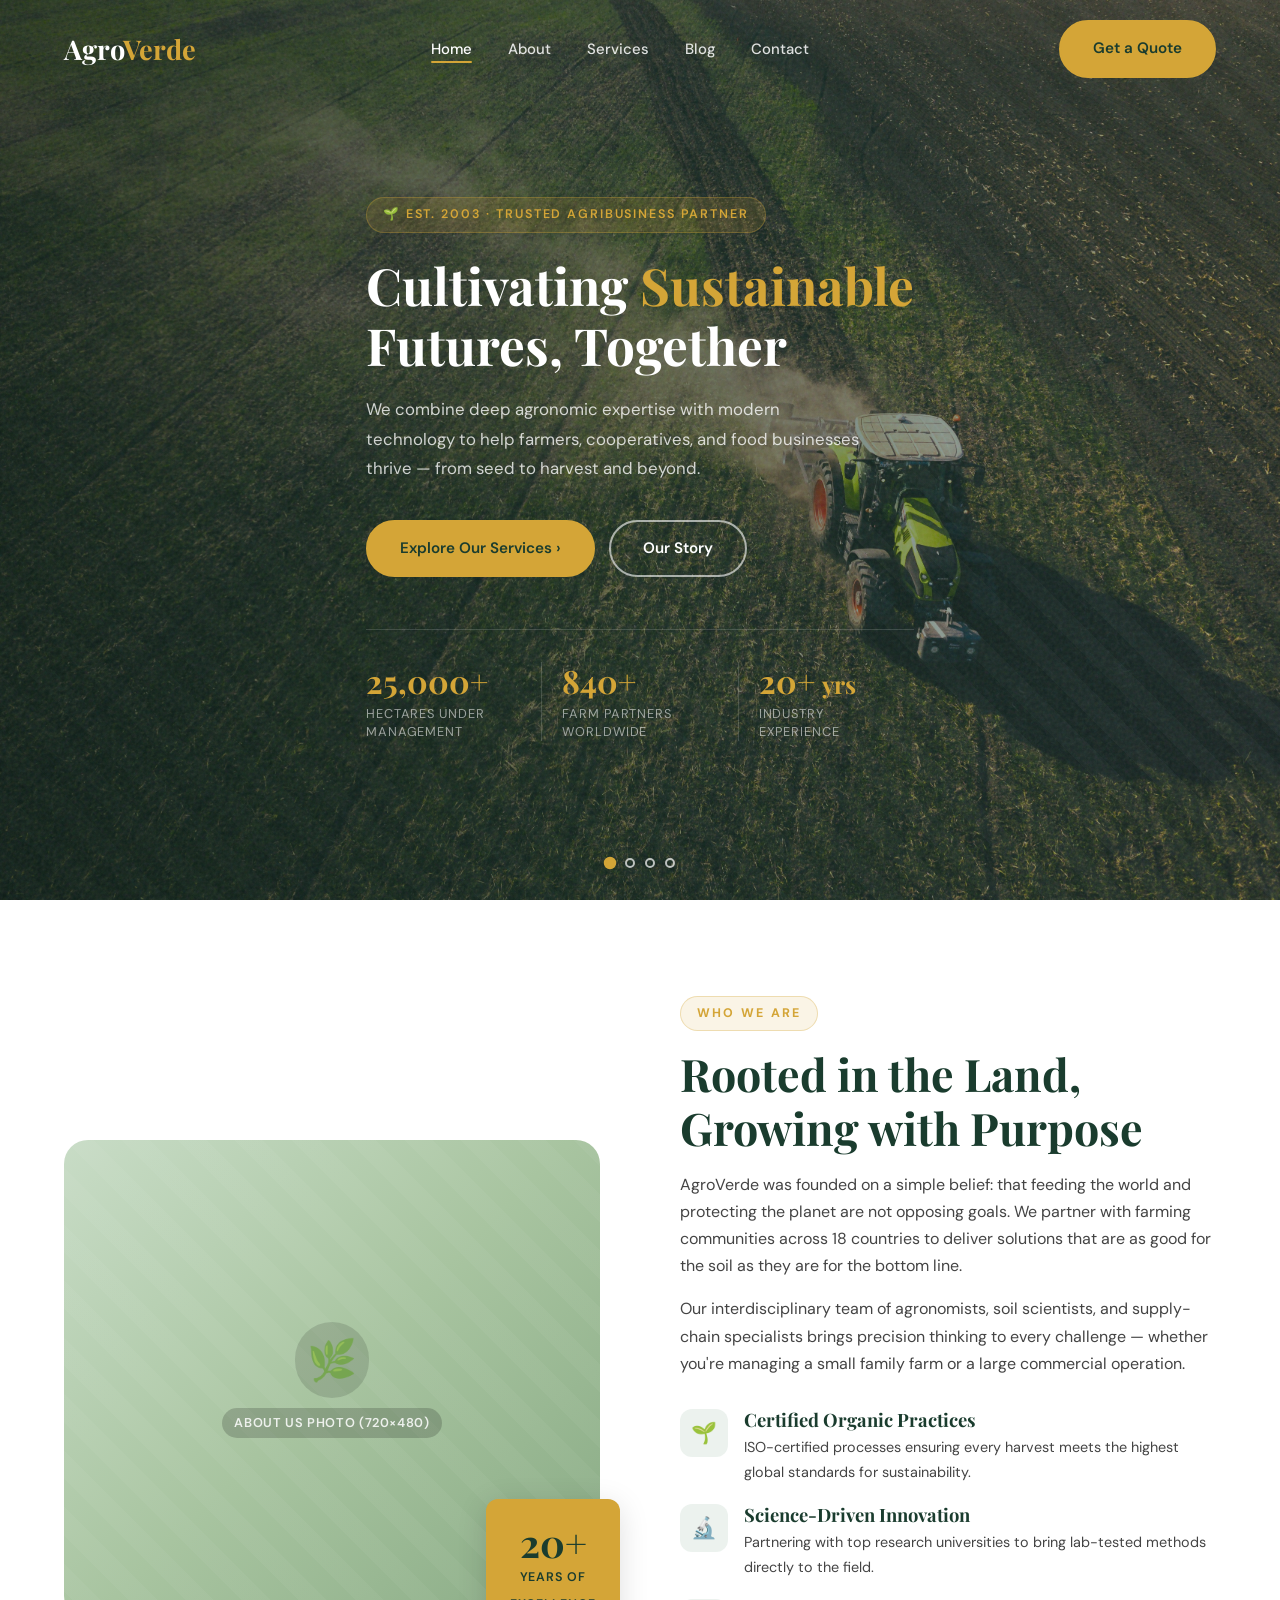
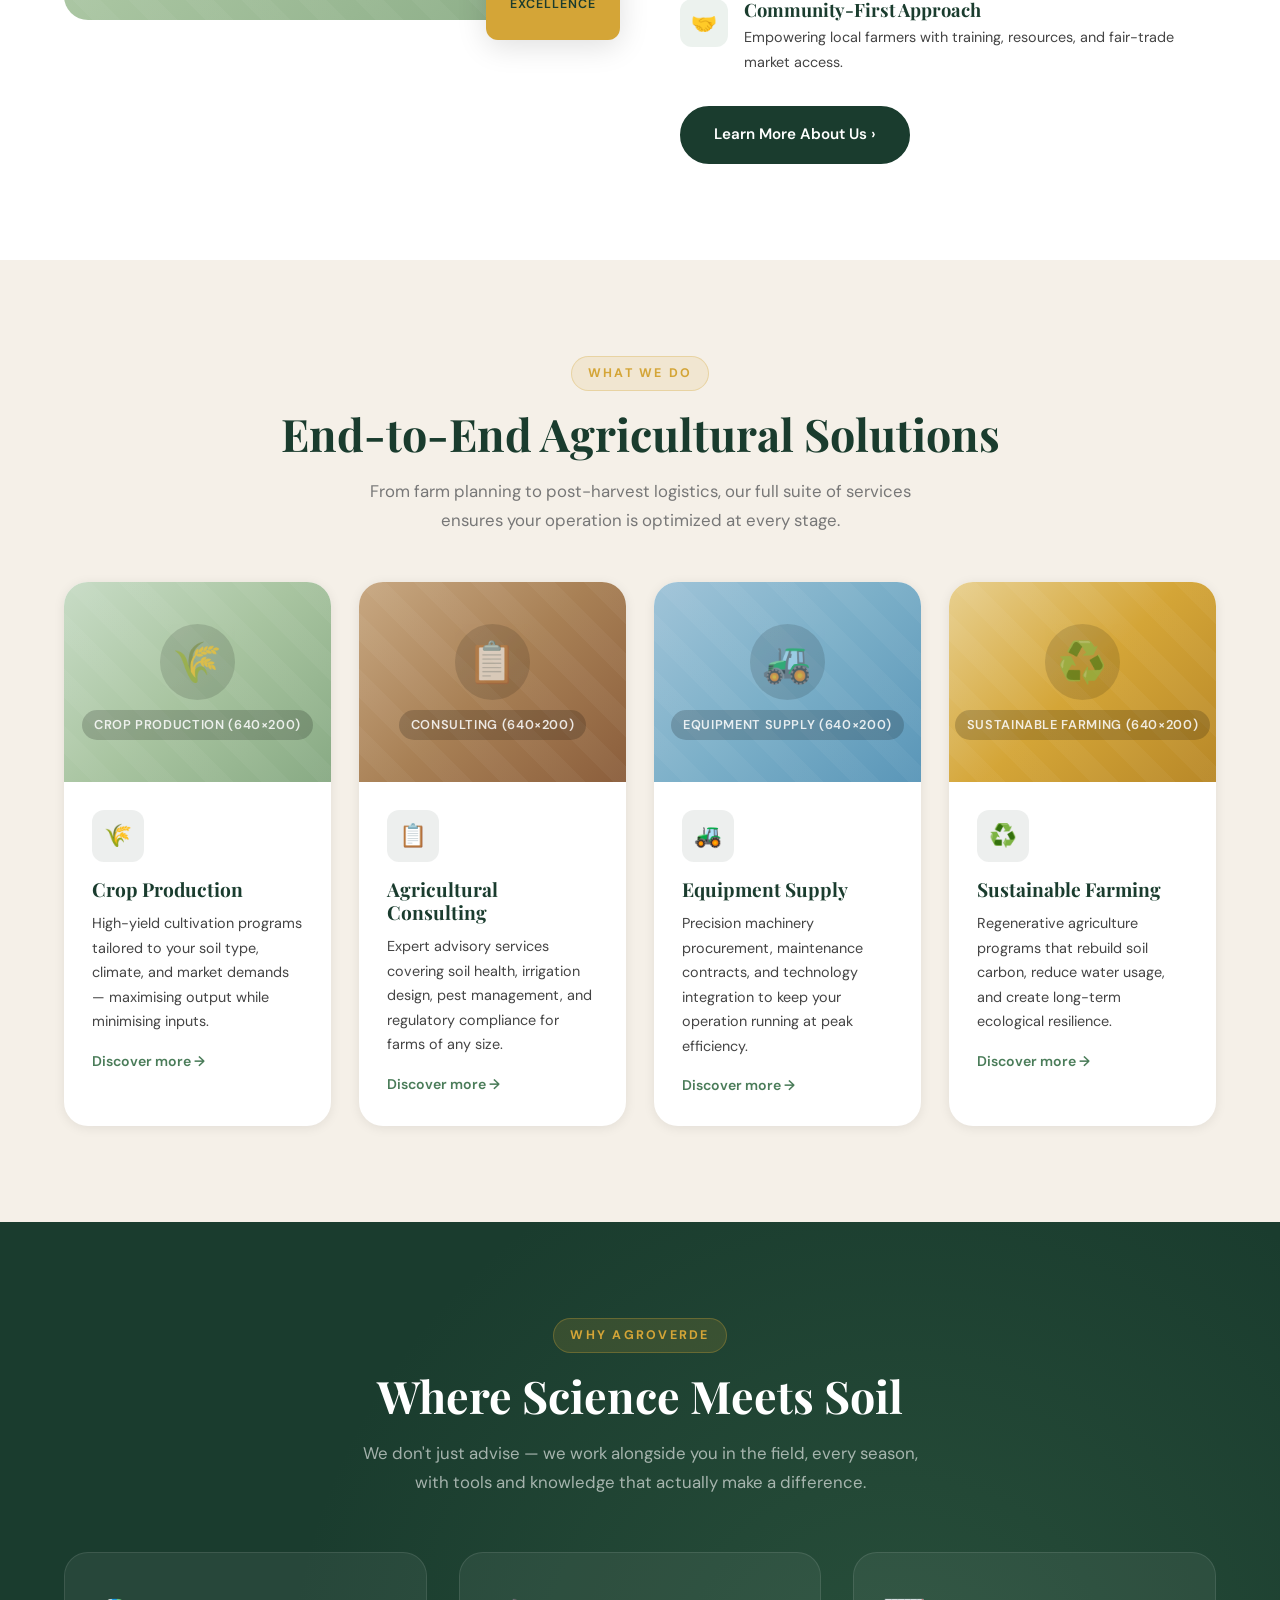
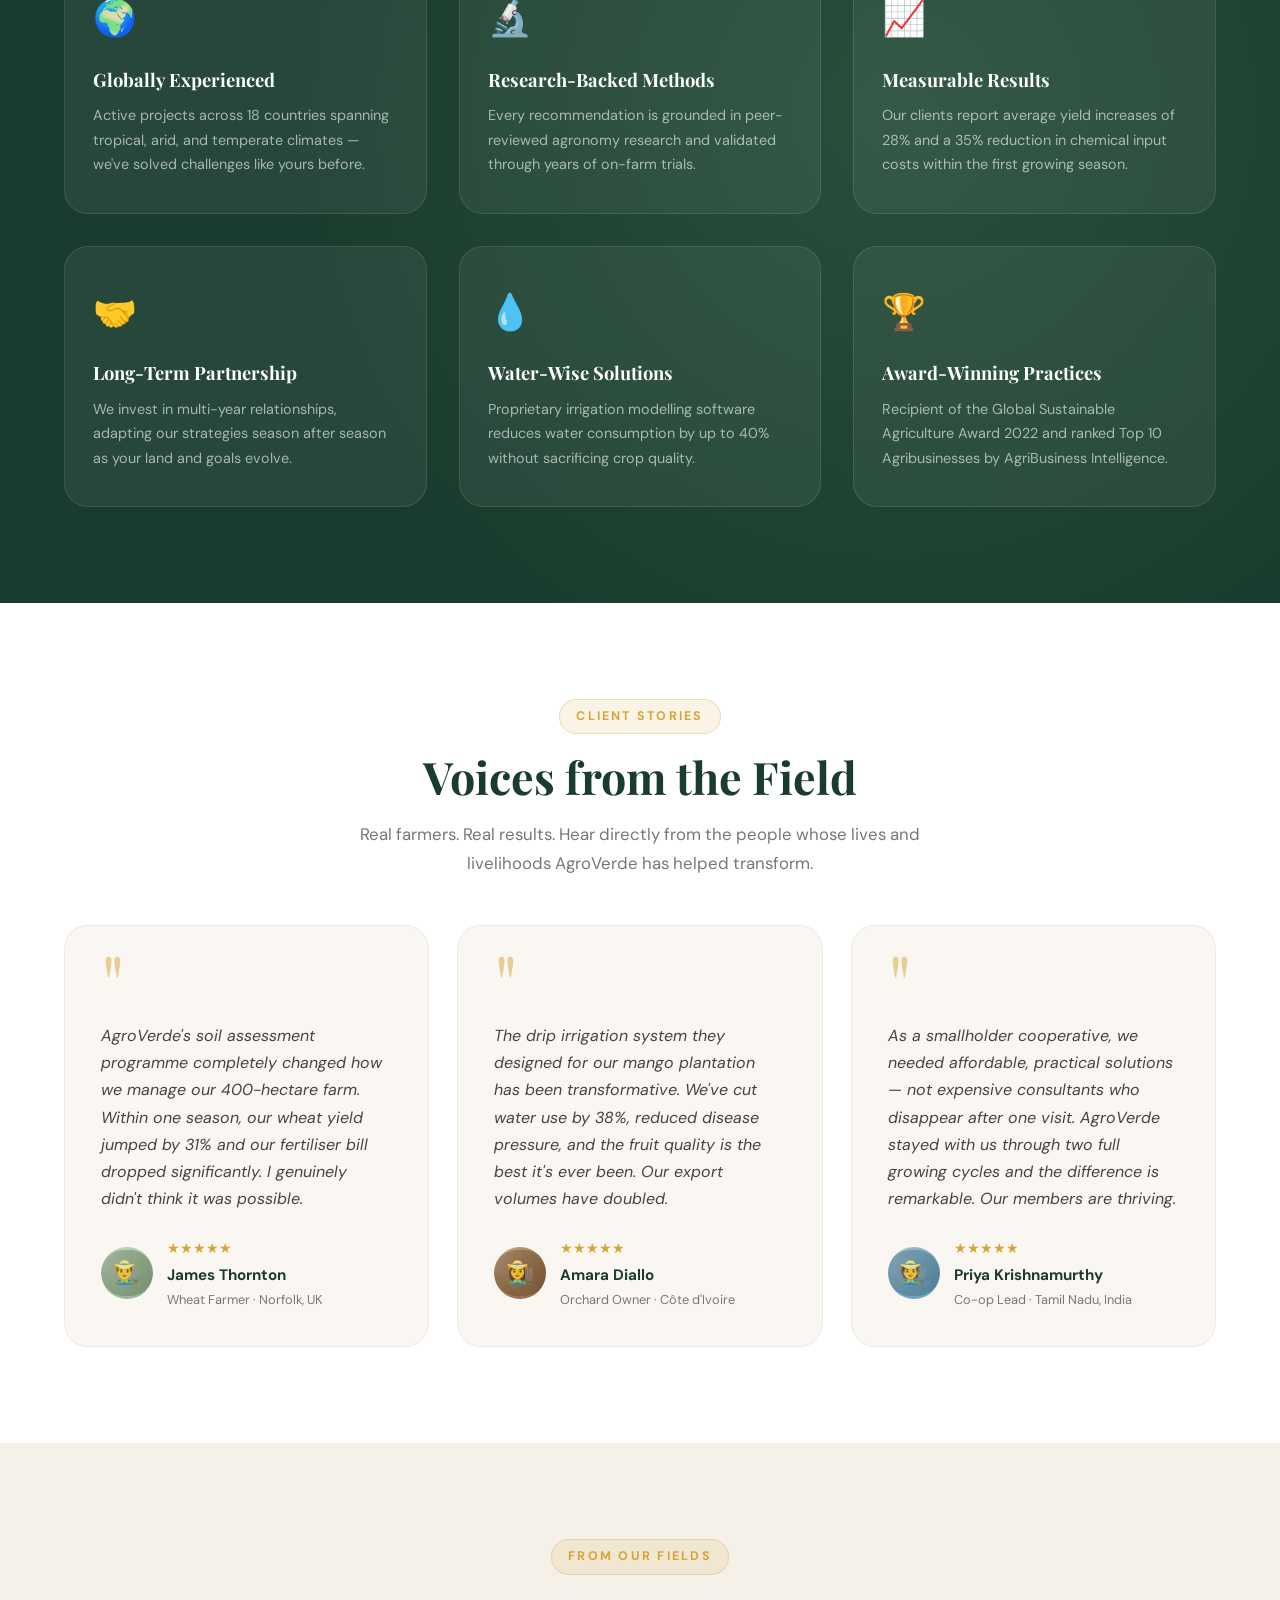
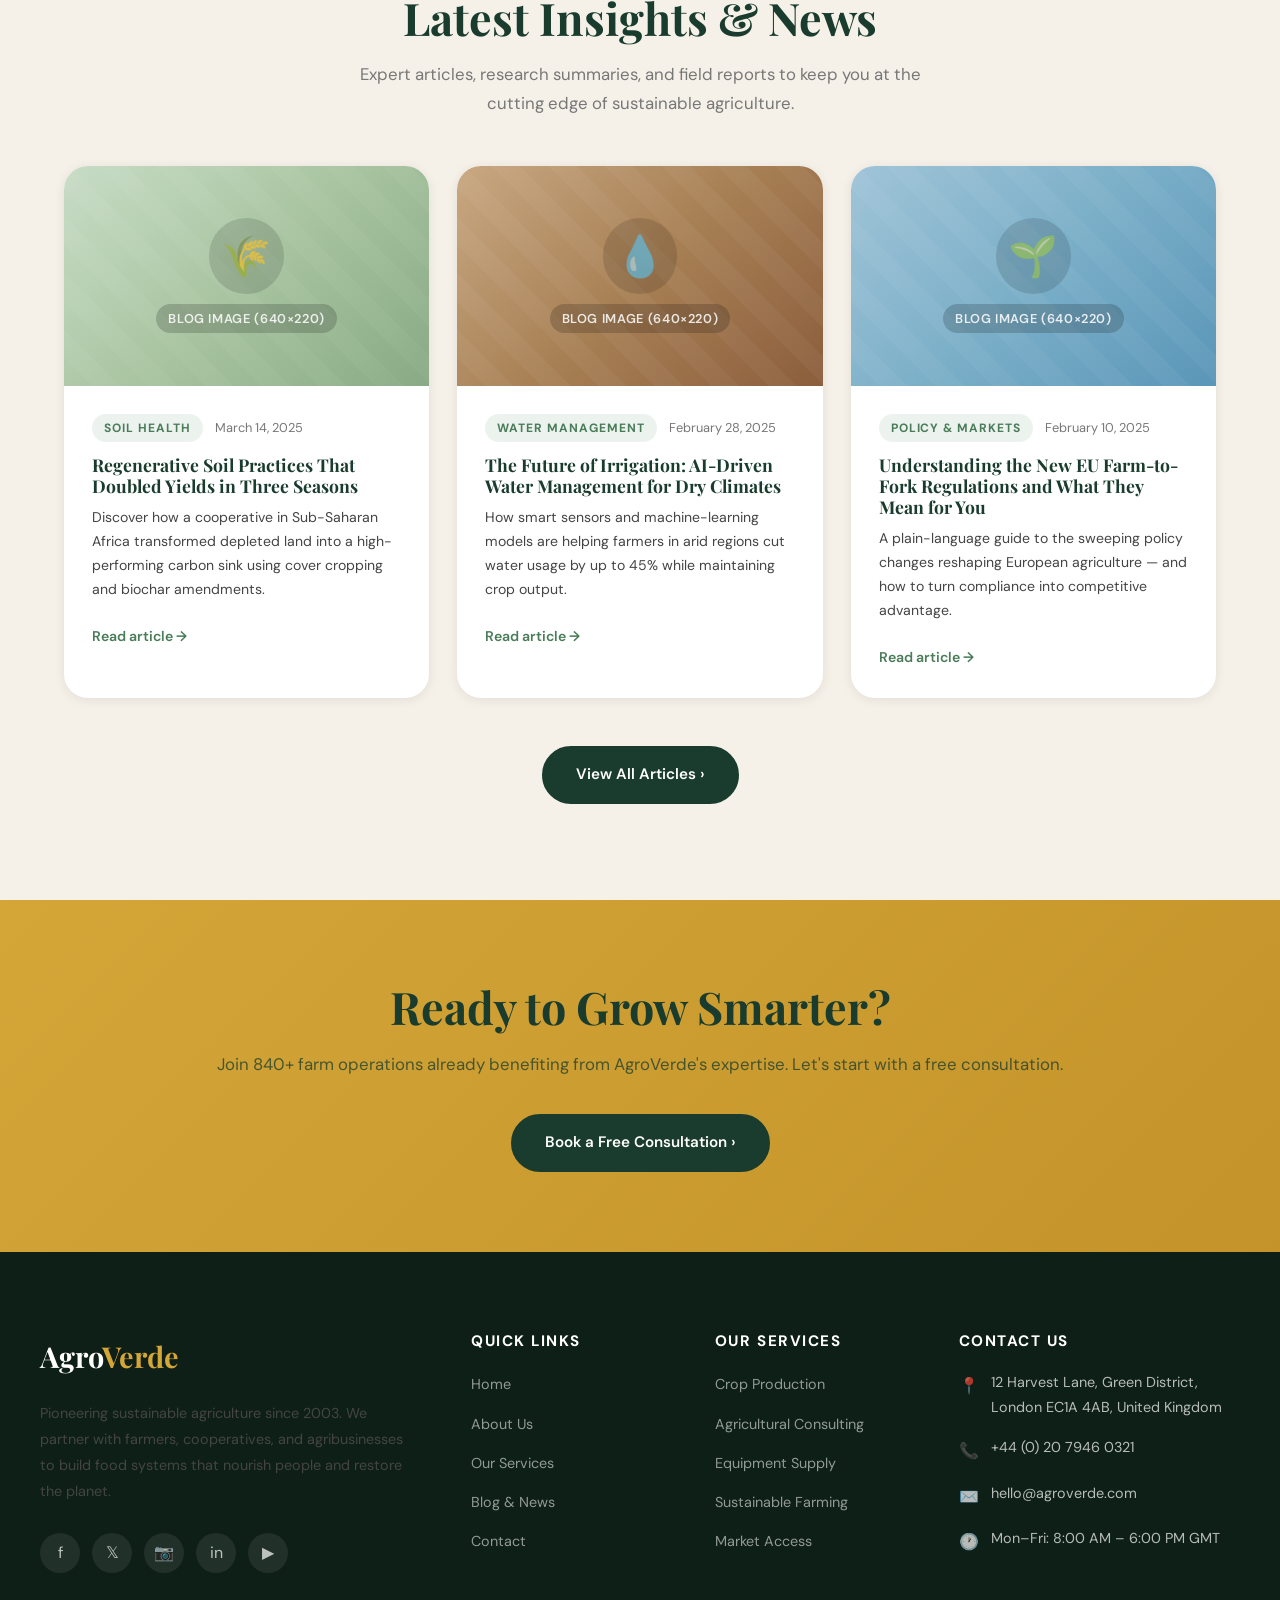
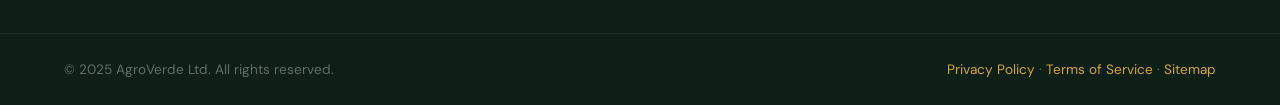
<file: Index.html>
<!DOCTYPE html>
<html lang="en">
<head>
  <meta charset="UTF-8" />
  <meta name="viewport" content="width=device-width, initial-scale=1.0" />
  <title>AgroVerde</title>
  <meta name="description" content="AgroVerde is a leading agribusiness delivering sustainable crop production, agricultural consulting, and innovative farming solutions across the globe." />
  <link rel="preconnect" href="https://fonts.googleapis.com" />
  <link rel="preconnect" href="https://fonts.gstatic.com" crossorigin />
  <link href="https://fonts.googleapis.com/css2?family=Playfair+Display:wght@400;600;700&family=DM+Sans:wght@400;500;600;700&display=swap" rel="stylesheet" />
  <link rel="stylesheet" href="styles.css">
</head>
<body>

  <!-- ══════════════════════════════════════
       PRELOADER
  ═══════════════════════════════════════ -->
  <div id="preloader">
    <div class="preloader-logo">Agro<span>Verde</span></div>
    <div class="loader-bar"><div class="loader-bar-inner"></div></div>
  </div>

  <!-- ══════════════════════════════════════
       NAVIGATION
  ═══════════════════════════════════════ -->
  <nav id="navbar">
    <div class="container nav-inner">
      <a href="index.html" class="nav-logo">Agro<span>Verde</span></a>
      <ul class="nav-links">
        <li><a href="index.html" class="active">Home</a></li>
        <li><a href="about.html">About</a></li>
        <li><a href="services.html">Services</a></li>
        <li><a href="blog.html">Blog</a></li>
        <li><a href="contact.html">Contact</a></li>
      </ul>
      <a href="contact.html" class="btn btn-primary nav-cta">Get a Quote</a>
      <button class="hamburger" aria-label="Toggle menu">
        <span></span><span></span><span></span>
      </button>
    </div>
    <div class="mobile-nav">
      <a href="index.html">Home</a>
      <a href="about.html">About</a>
      <a href="services.html">Services</a>
      <a href="blog.html">Blog</a>
      <a href="contact.html">Contact</a>
    </div>
  </nav>

  <!-- ══════════════════════════════════════
       HERO SECTION 
  ═══════════════════════════════════════ -->
  <section class="hero" id="home">

    <!-- Carousel slides: swap src for real images. All slides cover full hero. -->
    <div class="hero-carousel" aria-hidden="true">
      <!-- Slide 1 -->
      <div class="hero-slide active">
        <div class="placeholder-img" style="height:100%;width:100%">
         <img src="farm.jpg" alt="farm-image logo">
        </div>
      </div>
      <!-- Slide 2 -->
      <div class="hero-slide">
        <div class="placeholder-img sky" style="height:100%;width:100%">
         <img src="farm2.jpg" alt="farm-image logo">
        </div>
      </div>
      <!-- Slide 3 -->
      <div class="hero-slide">
        <div class="placeholder-img earth" style="height:100%;width:100%">
         <img src="farm3.jpg" alt="farm-image">
        </div>
      </div>
      <!-- Slide 4 -->
      <div class="hero-slide">
        <div class="placeholder-img gold" style="height:100%;width:100%">
          <img src="farm4.jpg" alt="farm-image">
        </div>
      </div>
    </div>

    <!-- Dark overlay so text stays readable over any photo -->
    <div class="hero-overlay"></div>
    <div class="hero-grain"></div>

    <!-- Carousel dot indicators -->
    <div class="hero-dots" aria-label="Slide indicators">
      <button class="hero-dot active" data-slide="0" aria-label="Slide 1"></button>
      <button class="hero-dot" data-slide="1" aria-label="Slide 2"></button>
      <button class="hero-dot" data-slide="2" aria-label="Slide 3"></button>
      <button class="hero-dot" data-slide="3" aria-label="Slide 4"></button>
    </div>

    <div class="container">
      <div class="hero-content fade-in">
        <div class="hero-tag">🌱 Est. 2003 · Trusted Agribusiness Partner</div>
        <h1>Cultivating <em>Sustainable</em><br>Futures, Together</h1>
        <p>We combine deep agronomic expertise with modern technology to help farmers, cooperatives, and food businesses thrive — from seed to harvest and beyond.</p>
        <div class="hero-buttons">
          <a href="services.html" class="btn btn-primary">Explore Our Services ›</a>
          <a href="about.html" class="btn btn-outline">Our Story</a>
        </div>

        <!-- Stats: always one row, sizes scale with viewport -->
        <div class="hero-stats">
          <div class="stat-item">
            <h3><span data-count="25000" data-suffix="+">25,000+</span></h3>
            <p>Hectares Under<br>Management</p>
          </div>
          <div class="stat-divider"></div>
          <div class="stat-item">
            <h3><span data-count="840" data-suffix="+">840+</span></h3>
            <p>Farm Partners<br>Worldwide</p>
          </div>
          <div class="stat-divider"></div>
          <div class="stat-item">
            <h3><span data-count="20" data-suffix="+">20+</span> <em>yrs</em></h3>
            <p>Industry<br>Experience</p>
          </div>
        </div>
      </div>
    </div>
  </section>

  <!-- ══════════════════════════════════════
       ABOUT PREVIEW
  ═══════════════════════════════════════ -->
  <section class="about-preview section-pad">
    <div class="container">
      <div class="about-grid">
        <!-- Image Column -->
        <div class="about-image-wrap fade-in">
          <div class="about-main-img">
            <div class="placeholder-img" style="height:100%">
              <span class="ph-icon">🌿</span>
              <span>About Us Photo (720×480)</span>
            </div>
          </div>
          <div class="about-badge">
            <span class="big-num">20+</span>
            <small>Years of<br>Excellence</small>
          </div>
        </div>
        <!-- Text Column -->
        <div class="fade-in fade-in-delay-2">
          <span class="section-tag">Who We Are</span>
          <h2 class="section-heading">Rooted in the Land,<br>Growing with Purpose</h2>
          <p>AgroVerde was founded on a simple belief: that feeding the world and protecting the planet are not opposing goals. We partner with farming communities across 18 countries to deliver solutions that are as good for the soil as they are for the bottom line.</p>
          <p>Our interdisciplinary team of agronomists, soil scientists, and supply-chain specialists brings precision thinking to every challenge — whether you're managing a small family farm or a large commercial operation.</p>
          <div class="about-features">
            <div class="feature-row">
              <div class="feature-icon">🌱</div>
              <div>
                <h4>Certified Organic Practices</h4>
                <p>ISO-certified processes ensuring every harvest meets the highest global standards for sustainability.</p>
              </div>
            </div>
            <div class="feature-row">
              <div class="feature-icon">🔬</div>
              <div>
                <h4>Science-Driven Innovation</h4>
                <p>Partnering with top research universities to bring lab-tested methods directly to the field.</p>
              </div>
            </div>
            <div class="feature-row">
              <div class="feature-icon">🤝</div>
              <div>
                <h4>Community-First Approach</h4>
                <p>Empowering local farmers with training, resources, and fair-trade market access.</p>
              </div>
            </div>
          </div>
          <a href="about.html" class="btn btn-green">Learn More About Us ›</a>
        </div>
      </div>
    </div>
  </section>

  <!-- ══════════════════════════════════════
       SERVICES HIGHLIGHTS
  ═══════════════════════════════════════ -->
  <section class="services-highlights section-pad">
    <div class="container">
      <div class="text-center fade-in">
        <span class="section-tag">What We Do</span>
        <h2 class="section-heading">End-to-End Agricultural Solutions</h2>
        <p class="section-sub">From farm planning to post-harvest logistics, our full suite of services ensures your operation is optimized at every stage.</p>
      </div>
      <div class="services-grid">
        <!-- Card 1 -->
        <div class="service-card fade-in fade-in-delay-1">
          <div class="placeholder-img service-card-img">
            <span class="ph-icon">🌾</span>
            <span>Crop Production (640×200)</span>
          </div>
          <div class="service-card-body">
            <div class="service-icon-badge">🌾</div>
            <h3>Crop Production</h3>
            <p>High-yield cultivation programs tailored to your soil type, climate, and market demands — maximising output while minimising inputs.</p>
            <a href="services.html" class="service-card-link">Discover more →</a>
          </div>
        </div>
        <!-- Card 2 -->
        <div class="service-card fade-in fade-in-delay-2">
          <div class="placeholder-img service-card-img earth">
            <span class="ph-icon">📋</span>
            <span>Consulting (640×200)</span>
          </div>
          <div class="service-card-body">
            <div class="service-icon-badge">📋</div>
            <h3>Agricultural Consulting</h3>
            <p>Expert advisory services covering soil health, irrigation design, pest management, and regulatory compliance for farms of any size.</p>
            <a href="services.html" class="service-card-link">Discover more →</a>
          </div>
        </div>
        <!-- Card 3 -->
        <div class="service-card fade-in fade-in-delay-3">
          <div class="placeholder-img service-card-img sky">
            <span class="ph-icon">🚜</span>
            <span>Equipment Supply (640×200)</span>
          </div>
          <div class="service-card-body">
            <div class="service-icon-badge">🚜</div>
            <h3>Equipment Supply</h3>
            <p>Precision machinery procurement, maintenance contracts, and technology integration to keep your operation running at peak efficiency.</p>
            <a href="services.html" class="service-card-link">Discover more →</a>
          </div>
        </div>
        <!-- Card 4 -->
        <div class="service-card fade-in fade-in-delay-4">
          <div class="placeholder-img service-card-img gold">
            <span class="ph-icon">♻️</span>
            <span>Sustainable Farming (640×200)</span>
          </div>
          <div class="service-card-body">
            <div class="service-icon-badge">♻️</div>
            <h3>Sustainable Farming</h3>
            <p>Regenerative agriculture programs that rebuild soil carbon, reduce water usage, and create long-term ecological resilience.</p>
            <a href="services.html" class="service-card-link">Discover more →</a>
          </div>
        </div>
      </div>
    </div>
  </section>

  <!-- ══════════════════════════════════════
       WHY CHOOSE US
  ═══════════════════════════════════════ -->
  <section class="why-us section-pad">
    <div class="container">
      <div class="text-center fade-in">
        <span class="section-tag">Why AgroVerde</span>
        <h2 class="section-heading">Where Science Meets Soil</h2>
        <p class="section-sub" style="color:rgba(255,255,255,0.6)">We don't just advise — we work alongside you in the field, every season, with tools and knowledge that actually make a difference.</p>
      </div>
      <div class="benefits-grid">
        <div class="benefit-card fade-in fade-in-delay-1">
          <div class="benefit-icon">🌍</div>
          <h3>Globally Experienced</h3>
          <p>Active projects across 18 countries spanning tropical, arid, and temperate climates — we've solved challenges like yours before.</p>
        </div>
        <div class="benefit-card fade-in fade-in-delay-2">
          <div class="benefit-icon">🔬</div>
          <h3>Research-Backed Methods</h3>
          <p>Every recommendation is grounded in peer-reviewed agronomy research and validated through years of on-farm trials.</p>
        </div>
        <div class="benefit-card fade-in fade-in-delay-3">
          <div class="benefit-icon">📈</div>
          <h3>Measurable Results</h3>
          <p>Our clients report average yield increases of 28% and a 35% reduction in chemical input costs within the first growing season.</p>
        </div>
        <div class="benefit-card fade-in fade-in-delay-1">
          <div class="benefit-icon">🤝</div>
          <h3>Long-Term Partnership</h3>
          <p>We invest in multi-year relationships, adapting our strategies season after season as your land and goals evolve.</p>
        </div>
        <div class="benefit-card fade-in fade-in-delay-2">
          <div class="benefit-icon">💧</div>
          <h3>Water-Wise Solutions</h3>
          <p>Proprietary irrigation modelling software reduces water consumption by up to 40% without sacrificing crop quality.</p>
        </div>
        <div class="benefit-card fade-in fade-in-delay-3">
          <div class="benefit-icon">🏆</div>
          <h3>Award-Winning Practices</h3>
          <p>Recipient of the Global Sustainable Agriculture Award 2022 and ranked Top 10 Agribusinesses by AgriBusiness Intelligence.</p>
        </div>
      </div>
    </div>
  </section>

  <!-- ══════════════════════════════════════
       TESTIMONIALS
  ═══════════════════════════════════════ -->
  <section class="testimonials section-pad">
    <div class="container">
      <div class="text-center fade-in">
        <span class="section-tag">Client Stories</span>
        <h2 class="section-heading">Voices from the Field</h2>
        <p class="section-sub">Real farmers. Real results. Hear directly from the people whose lives and livelihoods AgroVerde has helped transform.</p>
      </div>
      <div class="testimonials-grid">
        <!-- Testimonial 1 -->
        <div class="testimonial-card fade-in fade-in-delay-1">
          <span class="quote-mark">"</span>
          <p>AgroVerde's soil assessment programme completely changed how we manage our 400-hectare farm. Within one season, our wheat yield jumped by 31% and our fertiliser bill dropped significantly. I genuinely didn't think it was possible.</p>
          <div class="testimonial-author">
            <div class="author-avatar">
              <div class="placeholder-img" style="height:52px">
                <span style="font-size:1.4rem">👨‍🌾</span>
              </div>
            </div>
            <div>
              <div class="stars">★★★★★</div>
              <div class="author-name">James Thornton</div>
              <div class="author-role">Wheat Farmer · Norfolk, UK</div>
            </div>
          </div>
        </div>
        <!-- Testimonial 2 -->
        <div class="testimonial-card fade-in fade-in-delay-2">
          <span class="quote-mark">"</span>
          <p>The drip irrigation system they designed for our mango plantation has been transformative. We've cut water use by 38%, reduced disease pressure, and the fruit quality is the best it's ever been. Our export volumes have doubled.</p>
          <div class="testimonial-author">
            <div class="author-avatar">
              <div class="placeholder-img earth" style="height:52px">
                <span style="font-size:1.4rem">👩‍🌾</span>
              </div>
            </div>
            <div>
              <div class="stars">★★★★★</div>
              <div class="author-name">Amara Diallo</div>
              <div class="author-role">Orchard Owner · Côte d'Ivoire</div>
            </div>
          </div>
        </div>
        <!-- Testimonial 3 -->
        <div class="testimonial-card fade-in fade-in-delay-3">
          <span class="quote-mark">"</span>
          <p>As a smallholder cooperative, we needed affordable, practical solutions — not expensive consultants who disappear after one visit. AgroVerde stayed with us through two full growing cycles and the difference is remarkable. Our members are thriving.</p>
          <div class="testimonial-author">
            <div class="author-avatar">
              <div class="placeholder-img sky" style="height:52px">
                <span style="font-size:1.4rem">🧑‍🌾</span>
              </div>
            </div>
            <div>
              <div class="stars">★★★★★</div>
              <div class="author-name">Priya Krishnamurthy</div>
              <div class="author-role">Co-op Lead · Tamil Nadu, India</div>
            </div>
          </div>
        </div>
      </div>
    </div>
  </section>

  <!-- ══════════════════════════════════════
       BLOG PREVIEW
  ═══════════════════════════════════════ -->
  <section class="blog-preview section-pad">
    <div class="container">
      <div class="text-center fade-in">
        <span class="section-tag">From Our Fields</span>
        <h2 class="section-heading">Latest Insights & News</h2>
        <p class="section-sub">Expert articles, research summaries, and field reports to keep you at the cutting edge of sustainable agriculture.</p>
      </div>
      <div class="blog-grid">
        <!-- Post 1 -->
        <div class="blog-card fade-in fade-in-delay-1">
          <div class="placeholder-img blog-card-img">
            <span class="ph-icon">🌾</span>
            <span>Blog Image (640×220)</span>
          </div>
          <div class="blog-card-body">
            <div class="blog-meta">
              <span class="blog-category">Soil Health</span>
              <span class="blog-date">March 14, 2025</span>
            </div>
            <h3>Regenerative Soil Practices That Doubled Yields in Three Seasons</h3>
            <p>Discover how a cooperative in Sub-Saharan Africa transformed depleted land into a high-performing carbon sink using cover cropping and biochar amendments.</p>
            <a href="blog.html" class="read-more">Read article →</a>
          </div>
        </div>
        <!-- Post 2 -->
        <div class="blog-card fade-in fade-in-delay-2">
          <div class="placeholder-img blog-card-img earth">
            <span class="ph-icon">💧</span>
            <span>Blog Image (640×220)</span>
          </div>
          <div class="blog-card-body">
            <div class="blog-meta">
              <span class="blog-category">Water Management</span>
              <span class="blog-date">February 28, 2025</span>
            </div>
            <h3>The Future of Irrigation: AI-Driven Water Management for Dry Climates</h3>
            <p>How smart sensors and machine-learning models are helping farmers in arid regions cut water usage by up to 45% while maintaining crop output.</p>
            <a href="blog.html" class="read-more">Read article →</a>
          </div>
        </div>
        <!-- Post 3 -->
        <div class="blog-card fade-in fade-in-delay-3">
          <div class="placeholder-img blog-card-img sky">
            <span class="ph-icon">🌱</span>
            <span>Blog Image (640×220)</span>
          </div>
          <div class="blog-card-body">
            <div class="blog-meta">
              <span class="blog-category">Policy & Markets</span>
              <span class="blog-date">February 10, 2025</span>
            </div>
            <h3>Understanding the New EU Farm-to-Fork Regulations and What They Mean for You</h3>
            <p>A plain-language guide to the sweeping policy changes reshaping European agriculture — and how to turn compliance into competitive advantage.</p>
            <a href="blog.html" class="read-more">Read article →</a>
          </div>
        </div>
      </div>
      <div class="text-center" style="margin-top:48px">
        <a href="blog.html" class="btn btn-green">View All Articles ›</a>
      </div>
    </div>
  </section>

  <!-- ══════════════════════════════════════
       CTA BAND
  ═══════════════════════════════════════ -->
  <section class="cta-band fade-in">
    <div class="container">
      <h2>Ready to Grow Smarter?</h2>
      <p>Join 840+ farm operations already benefiting from AgroVerde's expertise. Let's start with a free consultation.</p>
      <a href="contact.html" class="btn btn-green">Book a Free Consultation ›</a>
    </div>
  </section>

  <!-- ══════════════════════════════════════
       FOOTER
  ═══════════════════════════════════════ -->
  <footer>
    <div class="container footer-top">
      <div class="footer-brand">
        <a href="index.html" class="nav-logo">Agro<span>Verde</span></a>
        <p>Pioneering sustainable agriculture since 2003. We partner with farmers, cooperatives, and agribusinesses to build food systems that nourish people and restore the planet.</p>
        <div class="social-links">
          <a href="#" class="social-link" aria-label="Facebook">f</a>
          <a href="#" class="social-link" aria-label="Twitter">𝕏</a>
          <a href="#" class="social-link" aria-label="Instagram">📷</a>
          <a href="#" class="social-link" aria-label="LinkedIn">in</a>
          <a href="#" class="social-link" aria-label="YouTube">▶</a>
        </div>
      </div>
      <div class="footer-col">
        <h4>Quick Links</h4>
        <ul>
          <li><a href="index.html">Home</a></li>
          <li><a href="about.html">About Us</a></li>
          <li><a href="services.html">Our Services</a></li>
          <li><a href="blog.html">Blog & News</a></li>
          <li><a href="contact.html">Contact</a></li>
        </ul>
      </div>
      <div class="footer-col">
        <h4>Our Services</h4>
        <ul>
          <li><a href="services.html">Crop Production</a></li>
          <li><a href="services.html">Agricultural Consulting</a></li>
          <li><a href="services.html">Equipment Supply</a></li>
          <li><a href="services.html">Sustainable Farming</a></li>
          <li><a href="services.html">Market Access</a></li>
        </ul>
      </div>
      <div class="footer-col">
        <h4>Contact Us</h4>
        <div class="footer-contact-item">
          <span class="icon">📍</span>
          <span>12 Harvest Lane, Green District, London EC1A 4AB, United Kingdom</span>
        </div>
        <div class="footer-contact-item">
          <span class="icon">📞</span>
          <span>+44 (0) 20 7946 0321</span>
        </div>
        <div class="footer-contact-item">
          <span class="icon">✉️</span>
          <span>hello@agroverde.com</span>
        </div>
        <div class="footer-contact-item">
          <span class="icon">🕐</span>
          <span>Mon–Fri: 8:00 AM – 6:00 PM GMT</span>
        </div>
      </div>
    </div>
    <div class="footer-bottom">
      <div class="container" style="width:100%;display:flex;justify-content:space-between;align-items:center;flex-wrap:wrap;gap:12px">
        <span>© 2025 AgroVerde Ltd. All rights reserved.</span>
        <span><a href="#">Privacy Policy</a> · <a href="#">Terms of Service</a> · <a href="#">Sitemap</a></span>
      </div>
    </div>
  </footer>

  <!-- Back to Top -->
  <button id="back-to-top" aria-label="Back to top">↑</button>

  <script src="script.js"></script>
</body>
</html>
</file>
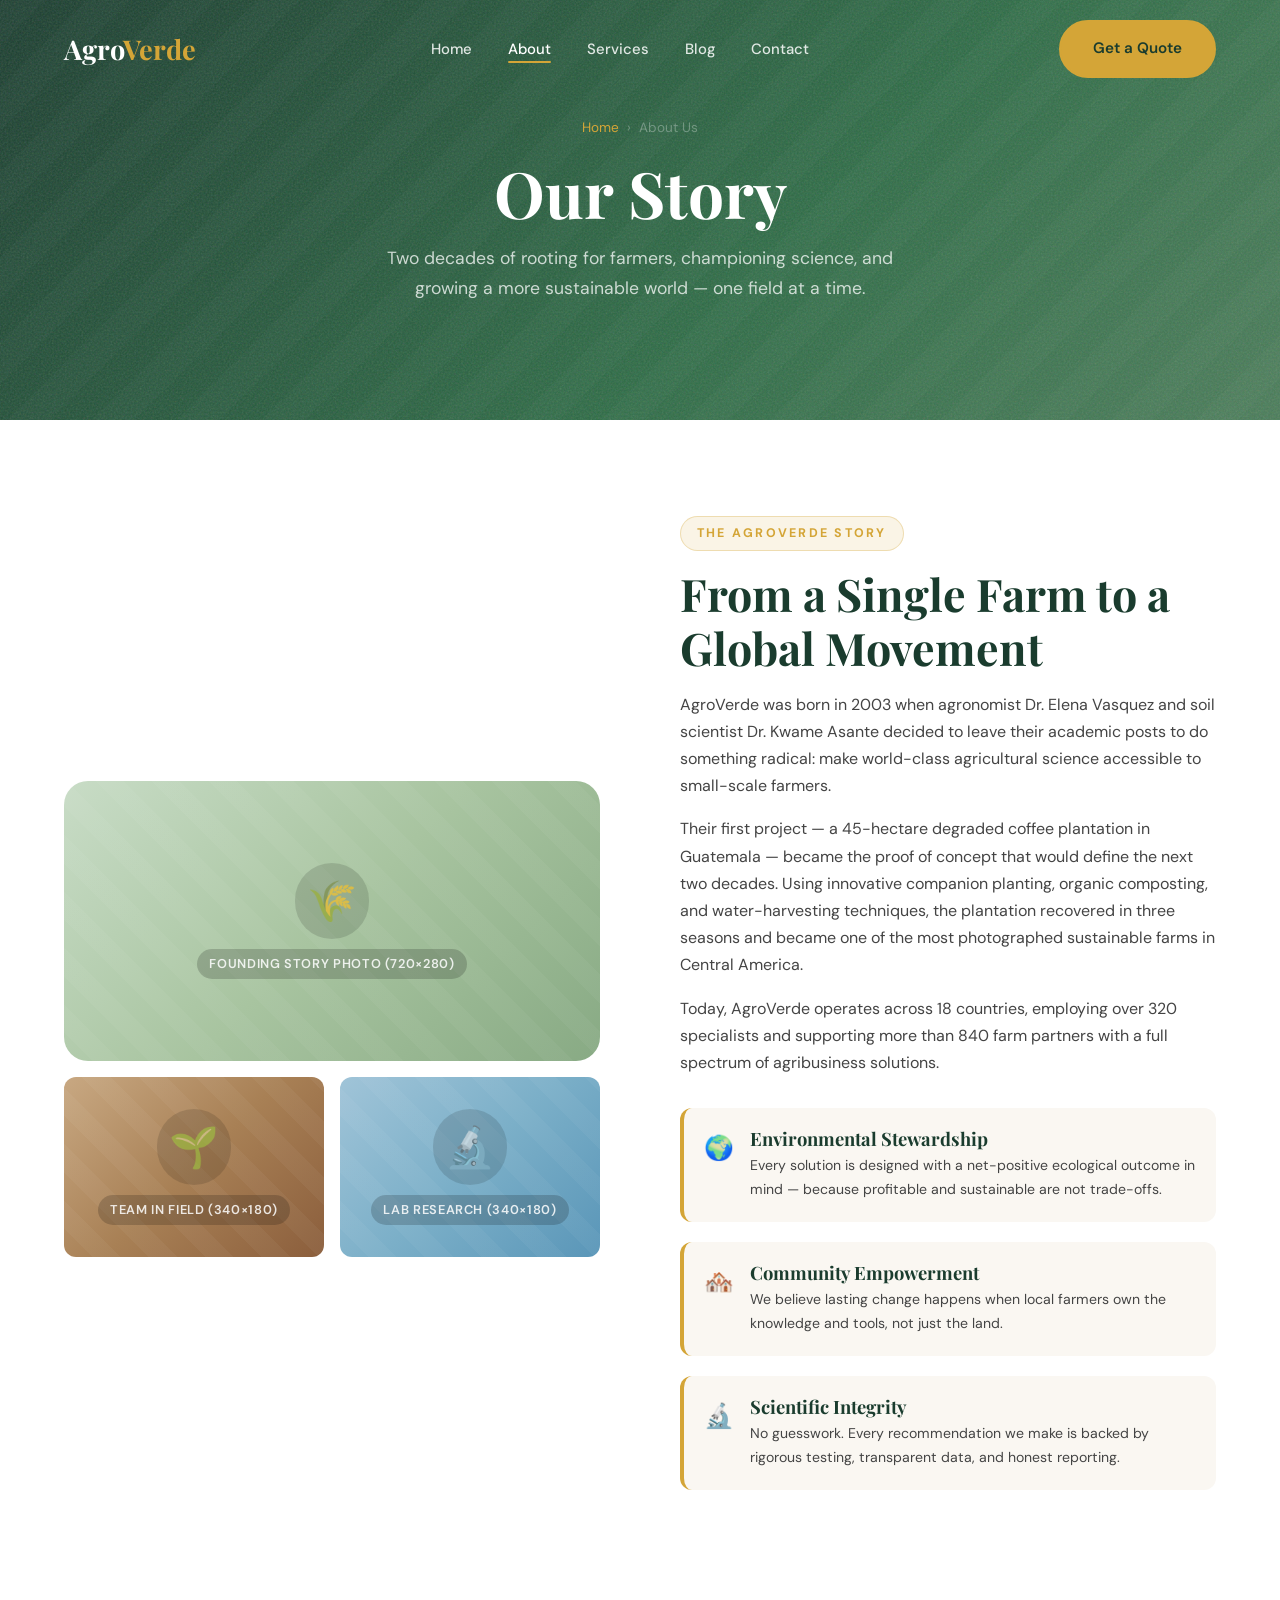
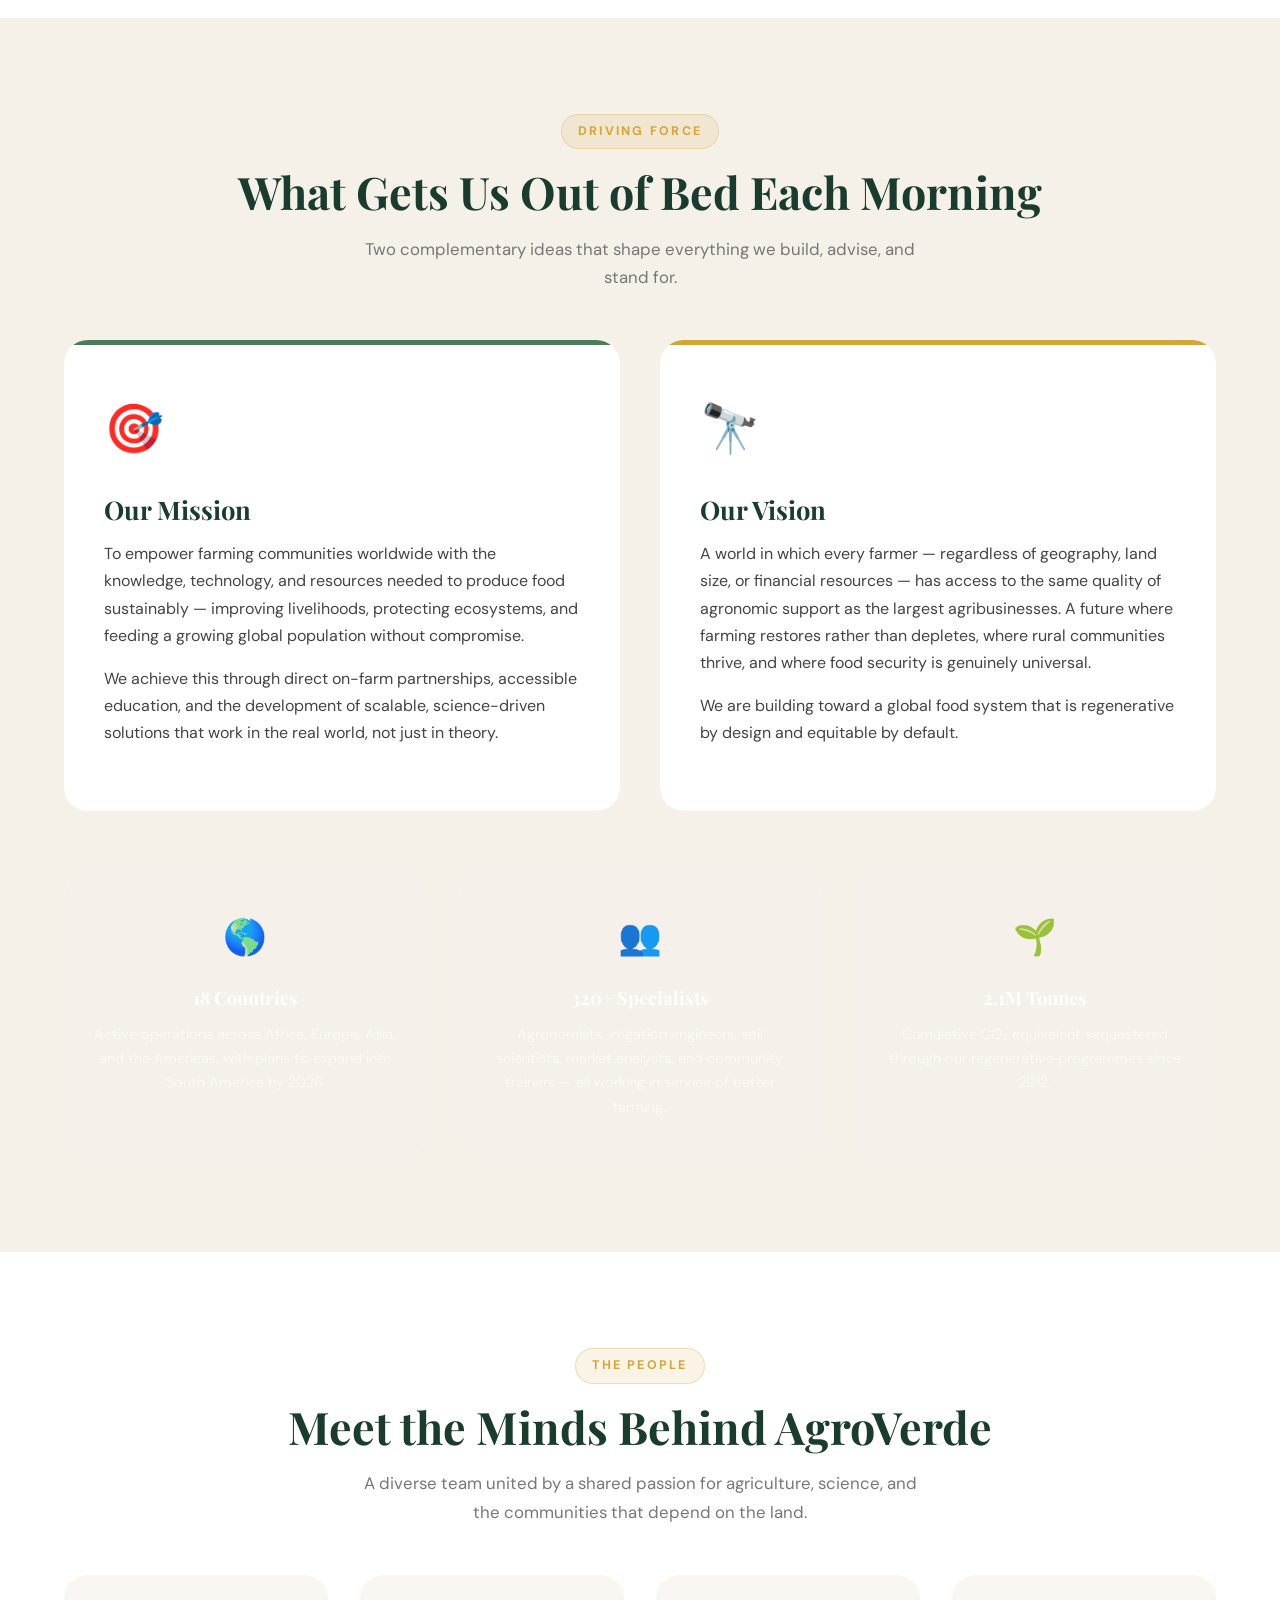
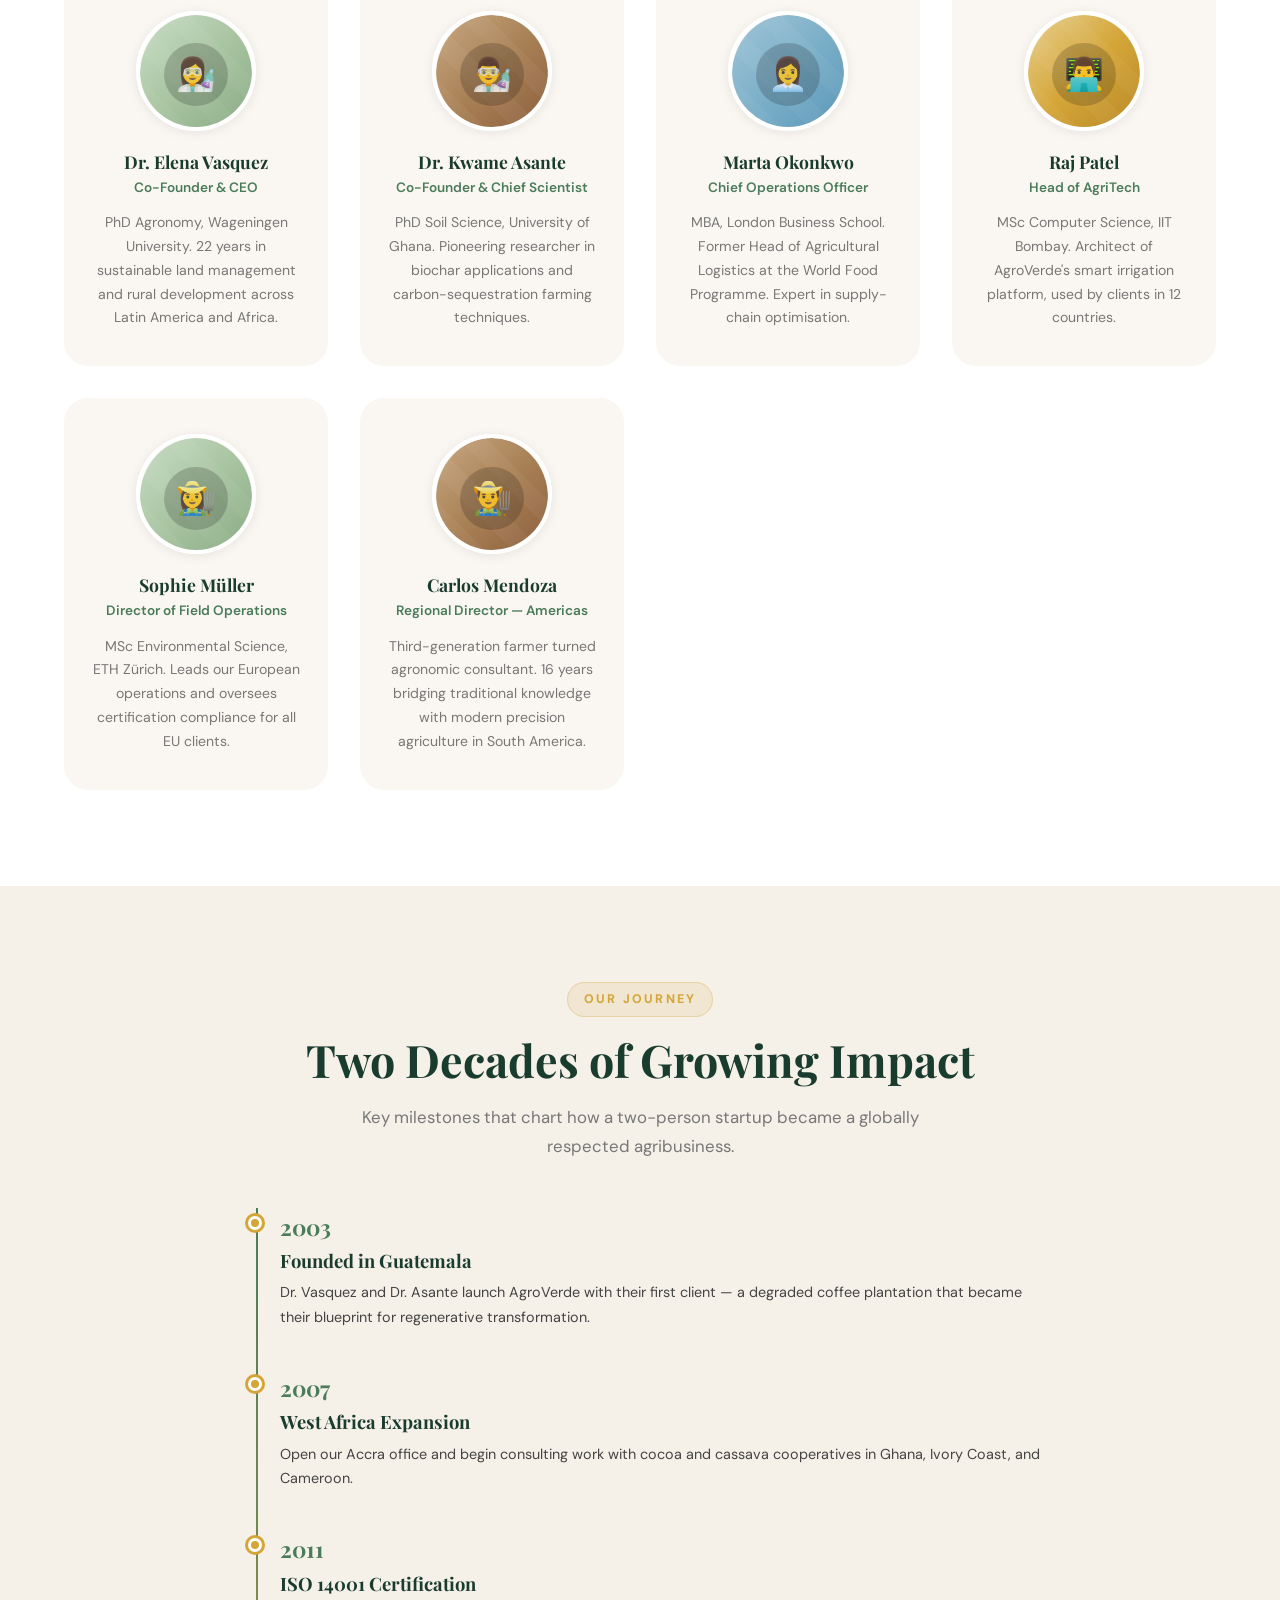
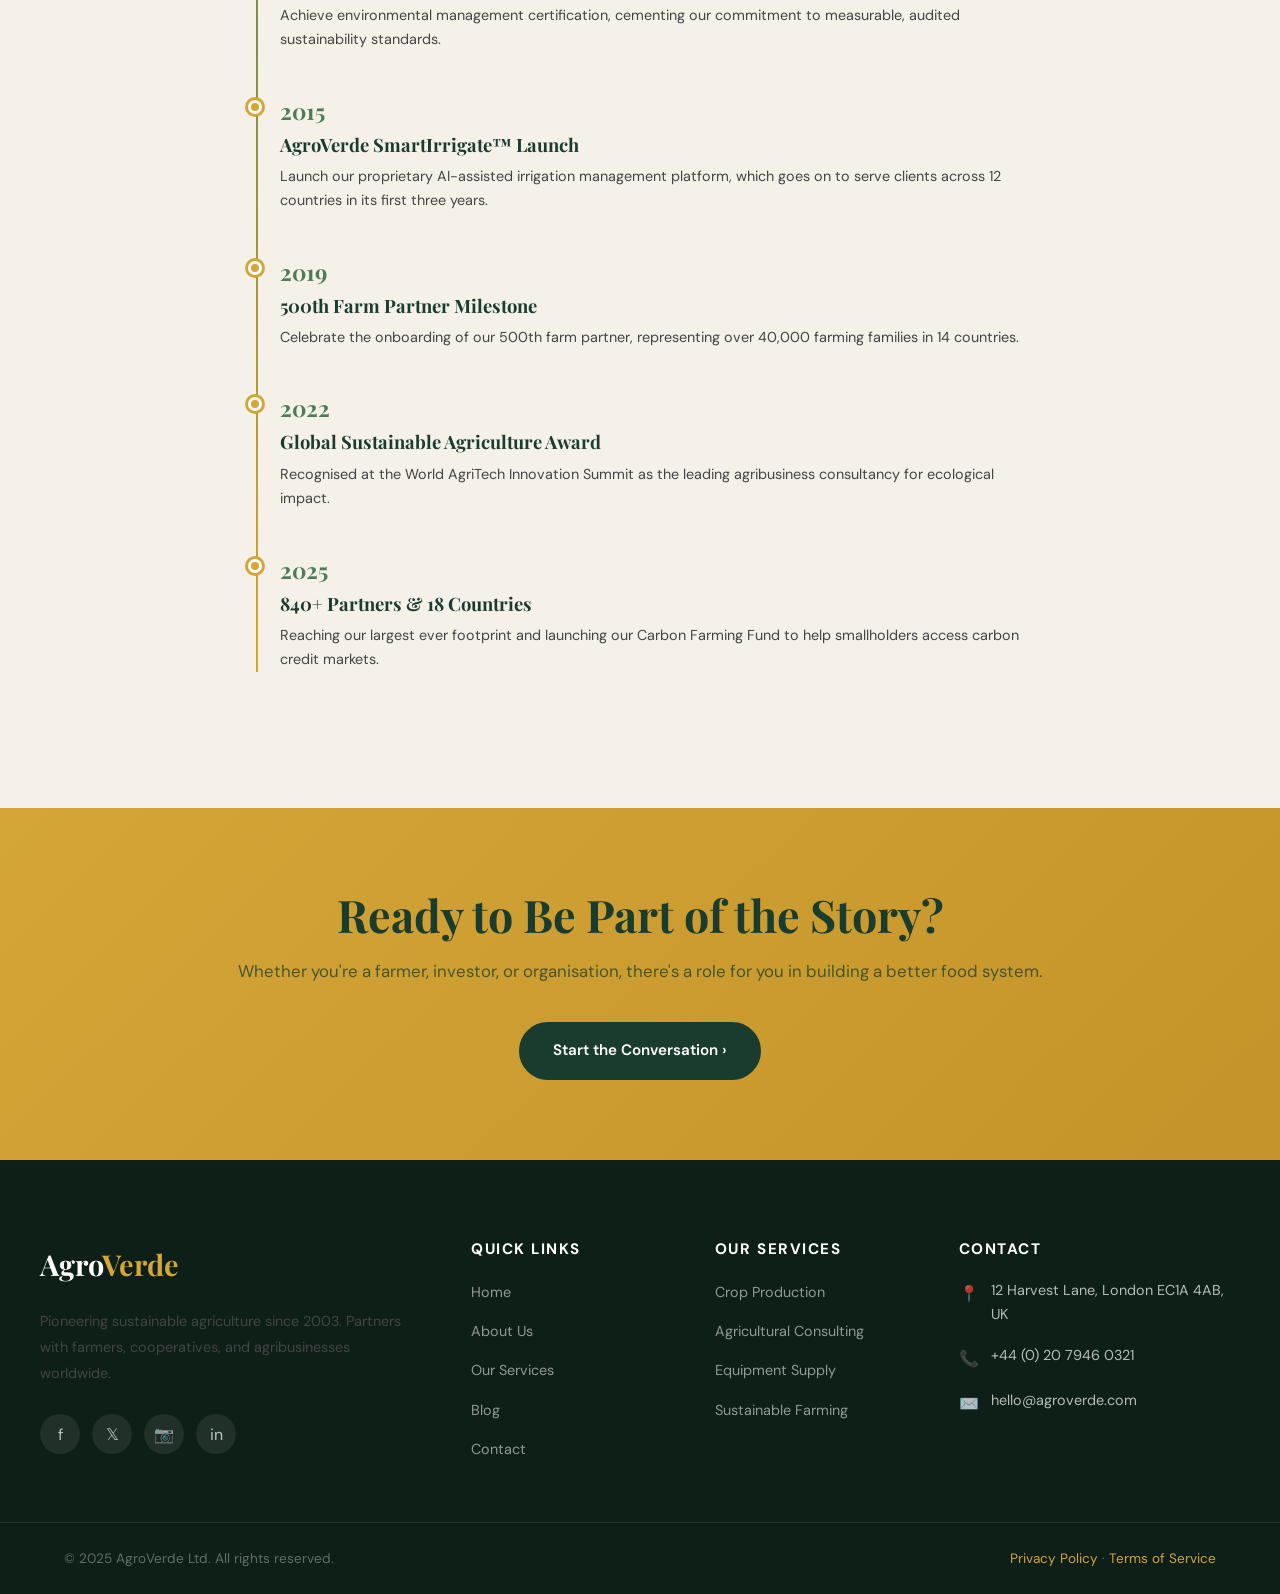
<file: About.html>
<!DOCTYPE html>
<html lang="en">
<head>
  <meta charset="UTF-8" />
  <meta name="viewport" content="width=device-width, initial-scale=1.0" />
  <title>About Us — AgroVerde</title>
  <meta name="description" content="Learn the story behind AgroVerde — our founding mission, team of experts, milestones, and the values that guide every decision we make." />
  <link rel="preconnect" href="https://fonts.googleapis.com" />
  <link rel="preconnect" href="https://fonts.gstatic.com" crossorigin />
  <link href="https://fonts.googleapis.com/css2?family=Playfair+Display:wght@400;600;700&family=DM+Sans:wght@400;500;600;700&display=swap" rel="stylesheet" />
  <link rel="stylesheet" href="styles.css" />
</head>
<body>

  <!-- Preloader -->
  <div id="preloader">
    <div class="preloader-logo">Agro<span>Verde</span></div>
    <div class="loader-bar"><div class="loader-bar-inner"></div></div>
  </div>
  
  <!-- Navigation -->
  <nav id="navbar">
    <div class="container nav-inner">
      <a href="index.html" class="nav-logo">Agro<span>Verde</span></a>
      <ul class="nav-links">
        <li><a href="index.html">Home</a></li>
        <li><a href="about.html" class="active">About</a></li>
        <li><a href="services.html">Services</a></li>
        <li><a href="blog.html">Blog</a></li>
        <li><a href="contact.html">Contact</a></li>
      </ul>
      <a href="contact.html" class="btn btn-primary nav-cta">Get a Quote</a>
      <button class="hamburger" aria-label="Toggle menu">
        <span></span><span></span><span></span>
      </button>
    </div>
    <div class="mobile-nav">
      <a href="index.html">Home</a>
      <a href="about.html">About</a>
      <a href="services.html">Services</a>
      <a href="blog.html">Blog</a>
      <a href="contact.html">Contact</a>
    </div>
  </nav>

  <!-- ══════════════════════════════════════
       PAGE HERO
  ═══════════════════════════════════════ -->
  <section class="page-hero">
    <div class="ph-bg"></div>
    <div class="hero-grain"></div>
    <div class="page-hero-content fade-in">
      <nav class="breadcrumb">
        <a href="index.html">Home</a>
        <span>›</span>
        <span>About Us</span>
      </nav>
      <h1>Our Story</h1>
      <p>Two decades of rooting for farmers, championing science, and growing a more sustainable world — one field at a time.</p>
    </div>
  </section>

  <!-- ══════════════════════════════════════
       OUR STORY
  ═══════════════════════════════════════ -->
  <section class="about-story section-pad">
    <div class="container">
      <div class="story-grid">
        <!-- Images -->
        <div class="story-images fade-in">
          <div class="story-img-main">
            <div class="placeholder-img" style="height:100%">
              <span class="ph-icon">🌾</span>
              <span>Founding Story Photo (720×280)</span>
            </div>
          </div>
          <div class="story-img-sm">
            <div class="placeholder-img earth" style="height:100%">
              <span class="ph-icon">🌱</span>
              <span>Team in Field (340×180)</span>
            </div>
          </div>
          <div class="story-img-sm">
            <div class="placeholder-img sky" style="height:100%">
              <span class="ph-icon">🔬</span>
              <span>Lab Research (340×180)</span>
            </div>
          </div>
        </div>
        <!-- Text -->
        <div class="fade-in fade-in-delay-2">
          <span class="section-tag">The AgroVerde Story</span>
          <h2 class="section-heading">From a Single Farm to a Global Movement</h2>
          <p>AgroVerde was born in 2003 when agronomist Dr. Elena Vasquez and soil scientist Dr. Kwame Asante decided to leave their academic posts to do something radical: make world-class agricultural science accessible to small-scale farmers.</p>
          <p>Their first project — a 45-hectare degraded coffee plantation in Guatemala — became the proof of concept that would define the next two decades. Using innovative companion planting, organic composting, and water-harvesting techniques, the plantation recovered in three seasons and became one of the most photographed sustainable farms in Central America.</p>
          <p>Today, AgroVerde operates across 18 countries, employing over 320 specialists and supporting more than 840 farm partners with a full spectrum of agribusiness solutions.</p>
          <div class="values-list">
            <div class="value-item">
              <span class="icon">🌍</span>
              <div>
                <h4>Environmental Stewardship</h4>
                <p>Every solution is designed with a net-positive ecological outcome in mind — because profitable and sustainable are not trade-offs.</p>
              </div>
            </div>
            <div class="value-item">
              <span class="icon">🏘️</span>
              <div>
                <h4>Community Empowerment</h4>
                <p>We believe lasting change happens when local farmers own the knowledge and tools, not just the land.</p>
              </div>
            </div>
            <div class="value-item">
              <span class="icon">🔬</span>
              <div>
                <h4>Scientific Integrity</h4>
                <p>No guesswork. Every recommendation we make is backed by rigorous testing, transparent data, and honest reporting.</p>
              </div>
            </div>
          </div>
        </div>
      </div>
    </div>
  </section>

  <!-- ══════════════════════════════════════
       MISSION & VISION
  ═══════════════════════════════════════ -->
  <section class="mission-vision section-pad">
    <div class="container">
      <div class="text-center fade-in">
        <span class="section-tag">Driving Force</span>
        <h2 class="section-heading">What Gets Us Out of Bed Each Morning</h2>
        <p class="section-sub">Two complementary ideas that shape everything we build, advise, and stand for.</p>
      </div>
      <div class="mv-grid">
        <div class="mv-card mission fade-in fade-in-delay-1">
          <span class="mv-big-icon">🎯</span>
          <h3>Our Mission</h3>
          <p>To empower farming communities worldwide with the knowledge, technology, and resources needed to produce food sustainably — improving livelihoods, protecting ecosystems, and feeding a growing global population without compromise.</p>
          <p>We achieve this through direct on-farm partnerships, accessible education, and the development of scalable, science-driven solutions that work in the real world, not just in theory.</p>
        </div>
        <div class="mv-card vision fade-in fade-in-delay-2">
          <span class="mv-big-icon">🔭</span>
          <h3>Our Vision</h3>
          <p>A world in which every farmer — regardless of geography, land size, or financial resources — has access to the same quality of agronomic support as the largest agribusinesses. A future where farming restores rather than depletes, where rural communities thrive, and where food security is genuinely universal.</p>
          <p>We are building toward a global food system that is regenerative by design and equitable by default.</p>
        </div>
      </div>

      <!-- Key Numbers -->
      <div class="benefits-grid" style="margin-top:60px">
        <div class="benefit-card fade-in fade-in-delay-1" style="text-align:center">
          <div class="benefit-icon">🌎</div>
          <h3>18 Countries</h3>
          <p>Active operations across Africa, Europe, Asia, and the Americas, with plans to expand into South America by 2026.</p>
        </div>
        <div class="benefit-card fade-in fade-in-delay-2" style="text-align:center">
          <div class="benefit-icon">👥</div>
          <h3>320+ Specialists</h3>
          <p>Agronomists, irrigation engineers, soil scientists, market analysts, and community trainers — all working in service of better farming.</p>
        </div>
        <div class="benefit-card fade-in fade-in-delay-3" style="text-align:center">
          <div class="benefit-icon">🌱</div>
          <h3>2.1M Tonnes</h3>
          <p>Cumulative CO₂ equivalent sequestered through our regenerative programmes since 2012.</p>
        </div>
      </div>
    </div>
  </section>

  <!-- ══════════════════════════════════════
       TEAM
  ═══════════════════════════════════════ -->
  <section class="team-section section-pad">
    <div class="container">
      <div class="text-center fade-in">
        <span class="section-tag">The People</span>
        <h2 class="section-heading">Meet the Minds Behind AgroVerde</h2>
        <p class="section-sub">A diverse team united by a shared passion for agriculture, science, and the communities that depend on the land.</p>
      </div>
      <div class="team-grid">
        <!-- Team Member 1 -->
        <div class="team-card fade-in fade-in-delay-1">
          <div class="team-photo">
            <div class="placeholder-img" style="height:120px;border-radius:50%">
              <span style="font-size:2rem">👩‍🔬</span>
            </div>
          </div>
          <h3>Dr. Elena Vasquez</h3>
          <div class="team-role">Co-Founder & CEO</div>
          <p>PhD Agronomy, Wageningen University. 22 years in sustainable land management and rural development across Latin America and Africa.</p>
        </div>
        <!-- Team Member 2 -->
        <div class="team-card fade-in fade-in-delay-2">
          <div class="team-photo">
            <div class="placeholder-img earth" style="height:120px;border-radius:50%">
              <span style="font-size:2rem">👨‍🔬</span>
            </div>
          </div>
          <h3>Dr. Kwame Asante</h3>
          <div class="team-role">Co-Founder & Chief Scientist</div>
          <p>PhD Soil Science, University of Ghana. Pioneering researcher in biochar applications and carbon-sequestration farming techniques.</p>
        </div>
        <!-- Team Member 3 -->
        <div class="team-card fade-in fade-in-delay-3">
          <div class="team-photo">
            <div class="placeholder-img sky" style="height:120px;border-radius:50%">
              <span style="font-size:2rem">👩‍💼</span>
            </div>
          </div>
          <h3>Marta Okonkwo</h3>
          <div class="team-role">Chief Operations Officer</div>
          <p>MBA, London Business School. Former Head of Agricultural Logistics at the World Food Programme. Expert in supply-chain optimisation.</p>
        </div>
        <!-- Team Member 4 -->
        <div class="team-card fade-in fade-in-delay-4">
          <div class="team-photo">
            <div class="placeholder-img gold" style="height:120px;border-radius:50%">
              <span style="font-size:2rem">👨‍💻</span>
            </div>
          </div>
          <h3>Raj Patel</h3>
          <div class="team-role">Head of AgriTech</div>
          <p>MSc Computer Science, IIT Bombay. Architect of AgroVerde's smart irrigation platform, used by clients in 12 countries.</p>
        </div>
        <!-- Team Member 5 -->
        <div class="team-card fade-in fade-in-delay-1">
          <div class="team-photo">
            <div class="placeholder-img" style="height:120px;border-radius:50%">
              <span style="font-size:2rem">👩‍🌾</span>
            </div>
          </div>
          <h3>Sophie Müller</h3>
          <div class="team-role">Director of Field Operations</div>
          <p>MSc Environmental Science, ETH Zürich. Leads our European operations and oversees certification compliance for all EU clients.</p>
        </div>
        <!-- Team Member 6 -->
        <div class="team-card fade-in fade-in-delay-2">
          <div class="team-photo">
            <div class="placeholder-img earth" style="height:120px;border-radius:50%">
              <span style="font-size:2rem">👨‍🌾</span>
            </div>
          </div>
          <h3>Carlos Mendoza</h3>
          <div class="team-role">Regional Director — Americas</div>
          <p>Third-generation farmer turned agronomic consultant. 16 years bridging traditional knowledge with modern precision agriculture in South America.</p>
        </div>
      </div>
    </div>
  </section>

  <!-- ══════════════════════════════════════
       TIMELINE / MILESTONES
  ═══════════════════════════════════════ -->
  <section class="timeline-section section-pad">
    <div class="container">
      <div class="text-center fade-in">
        <span class="section-tag">Our Journey</span>
        <h2 class="section-heading">Two Decades of Growing Impact</h2>
        <p class="section-sub">Key milestones that chart how a two-person startup became a globally respected agribusiness.</p>
      </div>
      <div class="timeline">
        <div class="timeline-item fade-in">
          <div class="timeline-year">2003</div>
          <h4>Founded in Guatemala</h4>
          <p>Dr. Vasquez and Dr. Asante launch AgroVerde with their first client — a degraded coffee plantation that became their blueprint for regenerative transformation.</p>
        </div>
        <div class="timeline-item fade-in">
          <div class="timeline-year">2007</div>
          <h4>West Africa Expansion</h4>
          <p>Open our Accra office and begin consulting work with cocoa and cassava cooperatives in Ghana, Ivory Coast, and Cameroon.</p>
        </div>
        <div class="timeline-item fade-in">
          <div class="timeline-year">2011</div>
          <h4>ISO 14001 Certification</h4>
          <p>Achieve environmental management certification, cementing our commitment to measurable, audited sustainability standards.</p>
        </div>
        <div class="timeline-item fade-in">
          <div class="timeline-year">2015</div>
          <h4>AgroVerde SmartIrrigate™ Launch</h4>
          <p>Launch our proprietary AI-assisted irrigation management platform, which goes on to serve clients across 12 countries in its first three years.</p>
        </div>
        <div class="timeline-item fade-in">
          <div class="timeline-year">2019</div>
          <h4>500th Farm Partner Milestone</h4>
          <p>Celebrate the onboarding of our 500th farm partner, representing over 40,000 farming families in 14 countries.</p>
        </div>
        <div class="timeline-item fade-in">
          <div class="timeline-year">2022</div>
          <h4>Global Sustainable Agriculture Award</h4>
          <p>Recognised at the World AgriTech Innovation Summit as the leading agribusiness consultancy for ecological impact.</p>
        </div>
        <div class="timeline-item fade-in">
          <div class="timeline-year">2025</div>
          <h4>840+ Partners & 18 Countries</h4>
          <p>Reaching our largest ever footprint and launching our Carbon Farming Fund to help smallholders access carbon credit markets.</p>
        </div>
      </div>
    </div>
  </section>

  <!-- CTA Band -->
  <section class="cta-band fade-in">
    <div class="container">
      <h2>Ready to Be Part of the Story?</h2>
      <p>Whether you're a farmer, investor, or organisation, there's a role for you in building a better food system.</p>
      <a href="contact.html" class="btn btn-green">Start the Conversation ›</a>
    </div>
  </section>

  <!-- Footer -->
  <footer>
    <div class="container footer-top">
      <div class="footer-brand">
        <a href="index.html" class="nav-logo">Agro<span>Verde</span></a>
        <p>Pioneering sustainable agriculture since 2003. Partners with farmers, cooperatives, and agribusinesses worldwide.</p>
        <div class="social-links">
          <a href="#" class="social-link">f</a>
          <a href="#" class="social-link">𝕏</a>
          <a href="#" class="social-link">📷</a>
          <a href="#" class="social-link">in</a>
        </div>
      </div>
      <div class="footer-col">
        <h4>Quick Links</h4>
        <ul>
          <li><a href="index.html">Home</a></li>
          <li><a href="about.html">About Us</a></li>
          <li><a href="services.html">Our Services</a></li>
          <li><a href="blog.html">Blog</a></li>
          <li><a href="contact.html">Contact</a></li>
        </ul>
      </div>
      <div class="footer-col">
        <h4>Our Services</h4>
        <ul>
          <li><a href="services.html">Crop Production</a></li>
          <li><a href="services.html">Agricultural Consulting</a></li>
          <li><a href="services.html">Equipment Supply</a></li>
          <li><a href="services.html">Sustainable Farming</a></li>
        </ul>
      </div>
      <div class="footer-col">
        <h4>Contact</h4>
        <div class="footer-contact-item"><span class="icon">📍</span><span>12 Harvest Lane, London EC1A 4AB, UK</span></div>
        <div class="footer-contact-item"><span class="icon">📞</span><span>+44 (0) 20 7946 0321</span></div>
        <div class="footer-contact-item"><span class="icon">✉️</span><span>hello@agroverde.com</span></div>
      </div>
    </div>
    <div class="footer-bottom">
      <div class="container" style="width:100%;display:flex;justify-content:space-between;flex-wrap:wrap;gap:12px">
        <span>© 2025 AgroVerde Ltd. All rights reserved.</span>
        <span><a href="#">Privacy Policy</a> · <a href="#">Terms of Service</a></span>
      </div>
    </div>
  </footer>

  <button id="back-to-top" aria-label="Back to top">↑</button>
  <script src="script.js"></script>
</body>
</html>
</file>
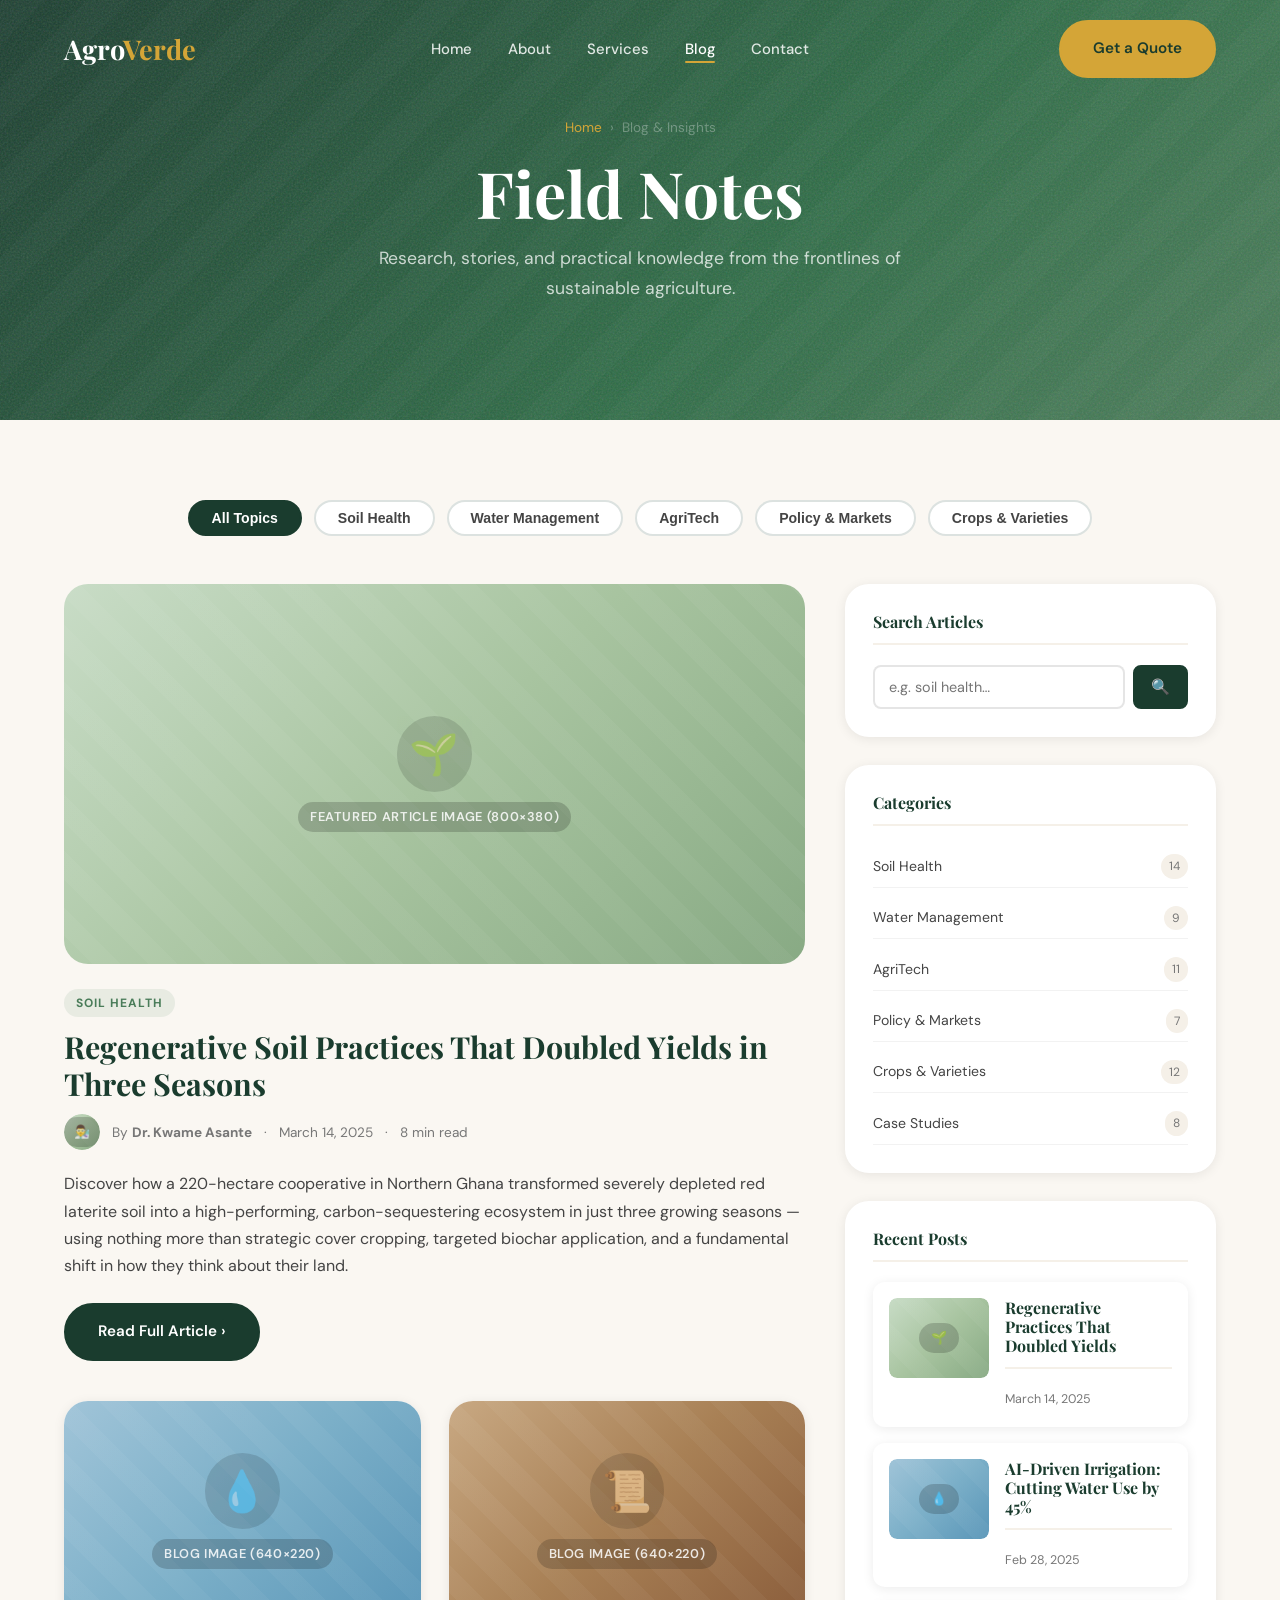
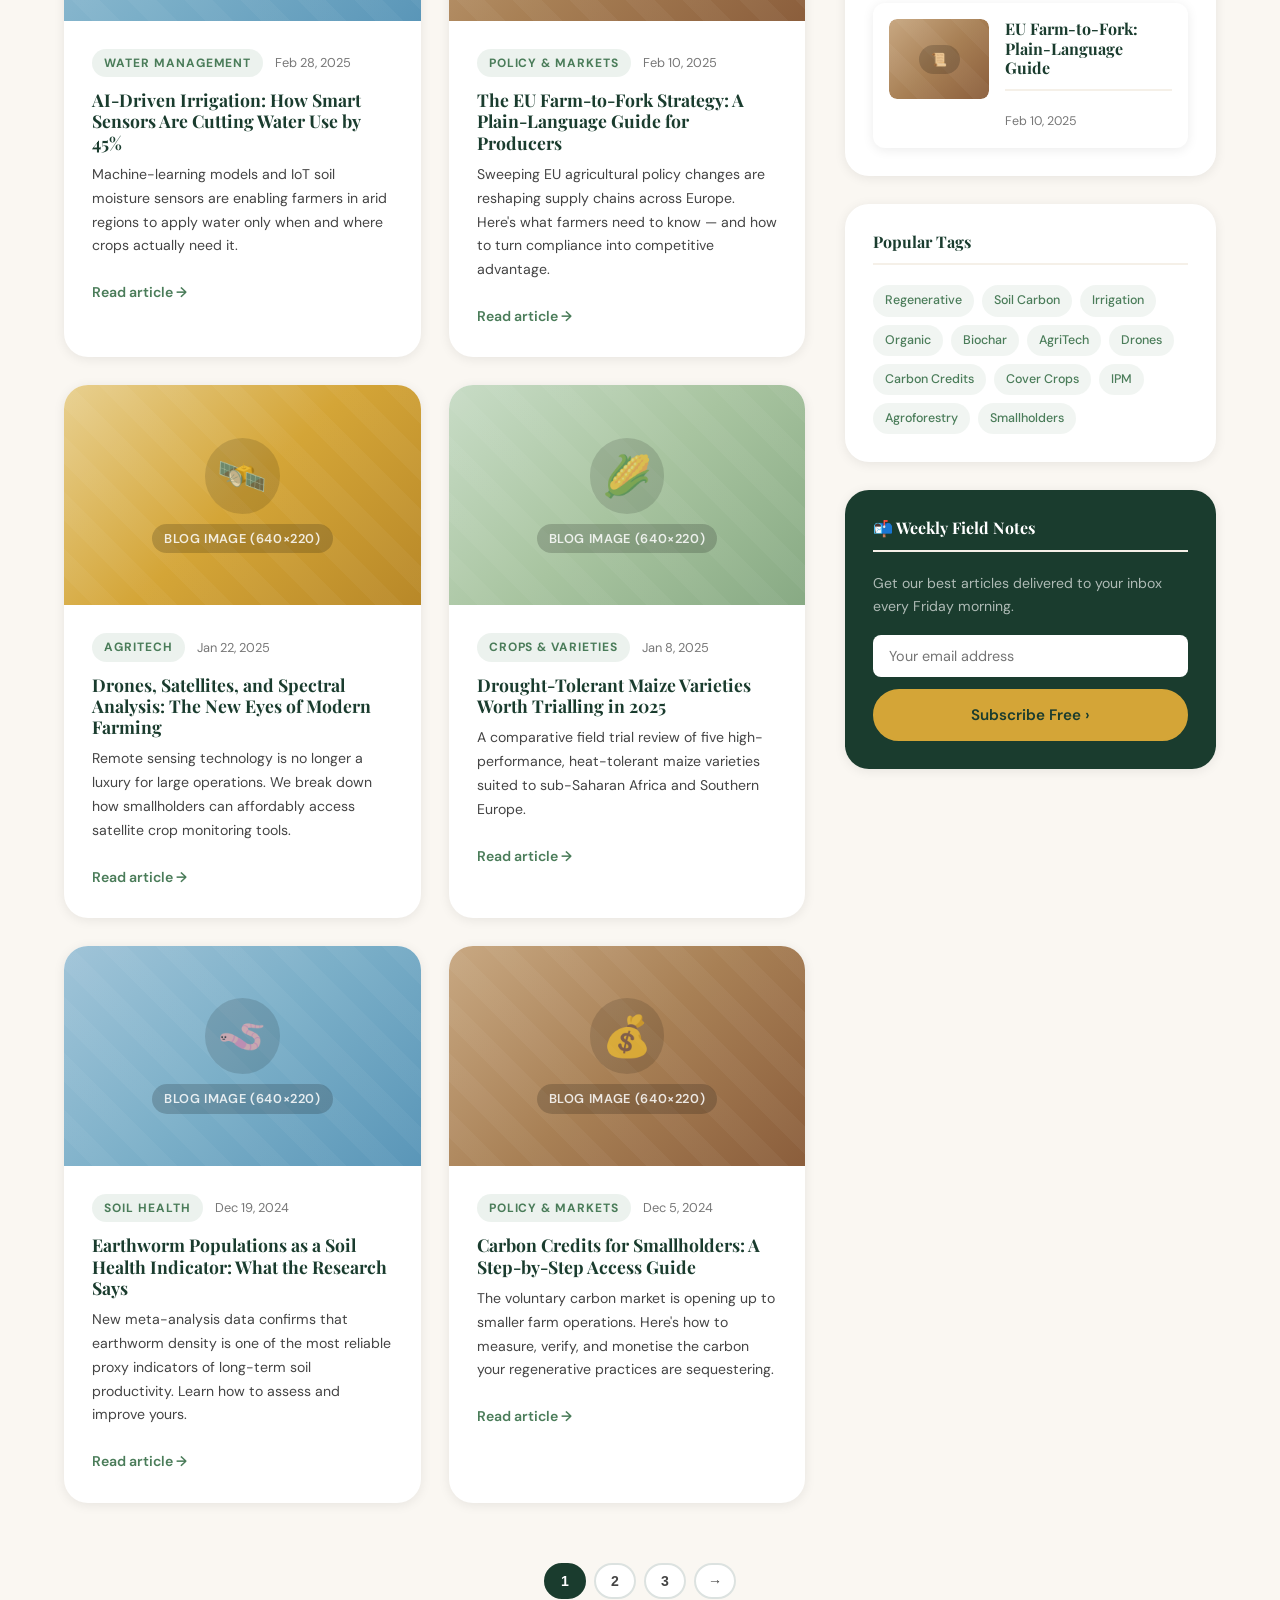
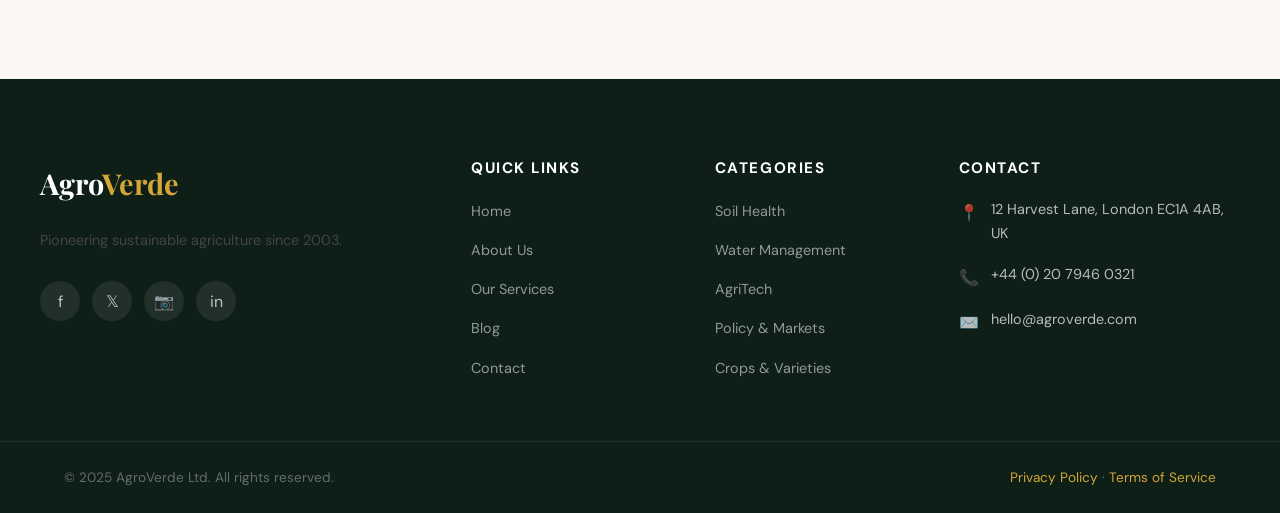
<file: Blog.html>
<!DOCTYPE html>
<html lang="en">
<head>
  <meta charset="UTF-8" />
  <meta name="viewport" content="width=device-width, initial-scale=1.0" />
  <title>Blog & Insights — AgroVerde</title>
  <meta name="description" content="Expert articles, research summaries, and field reports on sustainable agriculture, soil health, water management, and agribusiness trends." />
  <link rel="preconnect" href="https://fonts.googleapis.com" />
  <link rel="preconnect" href="https://fonts.gstatic.com" crossorigin />
  <link href="https://fonts.googleapis.com/css2?family=Playfair+Display:wght@400;600;700&family=DM+Sans:wght@400;500;600;700&display=swap" rel="stylesheet" />
  <link rel="stylesheet" href="styles.css">
</head>
<body>

  <!-- Preloader -->
  <div id="preloader">
    <div class="preloader-logo">Agro<span>Verde</span></div>
    <div class="loader-bar"><div class="loader-bar-inner"></div></div>
  </div>

  <!-- Navigation -->
  <nav id="navbar">
    <div class="container nav-inner">
      <a href="index.html" class="nav-logo">Agro<span>Verde</span></a>
      <ul class="nav-links">
        <li><a href="index.html">Home</a></li>
        <li><a href="about.html">About</a></li>
        <li><a href="services.html">Services</a></li>
        <li><a href="blog.html" class="active">Blog</a></li>
        <li><a href="contact.html">Contact</a></li>
      </ul>
      <a href="contact.html" class="btn btn-primary nav-cta">Get a Quote</a>
      <button class="hamburger" aria-label="Toggle menu">
        <span></span><span></span><span></span>
      </button>
    </div>
    <div class="mobile-nav">
      <a href="index.html">Home</a>
      <a href="about.html">About</a>
      <a href="services.html">Services</a>
      <a href="blog.html">Blog</a>
      <a href="contact.html">Contact</a>
    </div>
  </nav>

  <!-- Page Hero -->
  <section class="page-hero">
    <div class="ph-bg"></div>
    <div class="hero-grain"></div>
    <div class="page-hero-content fade-in">
      <nav class="breadcrumb">
        <a href="index.html">Home</a>
        <span>›</span>
        <span>Blog & Insights</span>
      </nav>
      <h1>Field Notes</h1>
      <p>Research, stories, and practical knowledge from the frontlines of sustainable agriculture.</p>
    </div>
  </section>

  <!-- ══════════════════════════════════════
       BLOG SECTION
  ═══════════════════════════════════════ -->
  <section class="blog-section">
    <div class="container">

      <!-- Filter Buttons -->
      <div class="blog-filter fade-in">
        <button class="filter-btn active" data-filter="all">All Topics</button>
        <button class="filter-btn" data-filter="soil">Soil Health</button>
        <button class="filter-btn" data-filter="water">Water Management</button>
        <button class="filter-btn" data-filter="tech">AgriTech</button>
        <button class="filter-btn" data-filter="policy">Policy & Markets</button>
        <button class="filter-btn" data-filter="crops">Crops & Varieties</button>
      </div>

      <!-- Main Content + Sidebar -->
      <div class="blog-main-grid">

        <!-- LEFT: Featured + Post Grid -->
        <div>
          <!-- Featured Post -->
          <div class="featured-post fade-in">
            <div class="featured-post-img">
              <div class="placeholder-img" style="height:100%">
                <span class="ph-icon">🌱</span>
                <span>Featured Article Image (800×380)</span>
              </div>
            </div>
            <span class="blog-category">Soil Health</span>
            <h2>Regenerative Soil Practices That Doubled Yields in Three Seasons</h2>
            <div class="post-author-row">
              <div class="post-author-avatar">
                <div class="placeholder-img" style="height:36px;border-radius:50%"><span>👨‍🔬</span></div>
              </div>
              <span>By <strong>Dr. Kwame Asante</strong></span>
              <span>·</span>
              <span>March 14, 2025</span>
              <span>·</span>
              <span>8 min read</span>
            </div>
            <p>Discover how a 220-hectare cooperative in Northern Ghana transformed severely depleted red laterite soil into a high-performing, carbon-sequestering ecosystem in just three growing seasons — using nothing more than strategic cover cropping, targeted biochar application, and a fundamental shift in how they think about their land.</p>
            <a href="#" class="btn btn-green">Read Full Article ›</a>
          </div>

          <!-- Blog Cards Grid -->
          <div class="blog-grid" style="margin-top:0">

            <div class="blog-card fade-in fade-in-delay-1" data-category="water">
              <div class="placeholder-img blog-card-img sky">
                <span class="ph-icon">💧</span><span>Blog Image (640×220)</span>
              </div>
              <div class="blog-card-body">
                <div class="blog-meta">
                  <span class="blog-category">Water Management</span>
                  <span class="blog-date">Feb 28, 2025</span>
                </div>
                <h3>AI-Driven Irrigation: How Smart Sensors Are Cutting Water Use by 45%</h3>
                <p>Machine-learning models and IoT soil moisture sensors are enabling farmers in arid regions to apply water only when and where crops actually need it.</p>
                <a href="#" class="read-more">Read article →</a>
              </div>
            </div>

            <div class="blog-card fade-in fade-in-delay-2" data-category="policy">
              <div class="placeholder-img blog-card-img earth">
                <span class="ph-icon">📜</span><span>Blog Image (640×220)</span>
              </div>
              <div class="blog-card-body">
                <div class="blog-meta">
                  <span class="blog-category">Policy & Markets</span>
                  <span class="blog-date">Feb 10, 2025</span>
                </div>
                <h3>The EU Farm-to-Fork Strategy: A Plain-Language Guide for Producers</h3>
                <p>Sweeping EU agricultural policy changes are reshaping supply chains across Europe. Here's what farmers need to know — and how to turn compliance into competitive advantage.</p>
                <a href="#" class="read-more">Read article →</a>
              </div>
            </div>

            <div class="blog-card fade-in fade-in-delay-3" data-category="tech">
              <div class="placeholder-img blog-card-img gold">
                <span class="ph-icon">🛰️</span><span>Blog Image (640×220)</span>
              </div>
              <div class="blog-card-body">
                <div class="blog-meta">
                  <span class="blog-category">AgriTech</span>
                  <span class="blog-date">Jan 22, 2025</span>
                </div>
                <h3>Drones, Satellites, and Spectral Analysis: The New Eyes of Modern Farming</h3>
                <p>Remote sensing technology is no longer a luxury for large operations. We break down how smallholders can affordably access satellite crop monitoring tools.</p>
                <a href="#" class="read-more">Read article →</a>
              </div>
            </div>

            <div class="blog-card fade-in fade-in-delay-1" data-category="crops">
              <div class="placeholder-img blog-card-img">
                <span class="ph-icon">🌽</span><span>Blog Image (640×220)</span>
              </div>
              <div class="blog-card-body">
                <div class="blog-meta">
                  <span class="blog-category">Crops & Varieties</span>
                  <span class="blog-date">Jan 8, 2025</span>
                </div>
                <h3>Drought-Tolerant Maize Varieties Worth Trialling in 2025</h3>
                <p>A comparative field trial review of five high-performance, heat-tolerant maize varieties suited to sub-Saharan Africa and Southern Europe.</p>
                <a href="#" class="read-more">Read article →</a>
              </div>
            </div>

            <div class="blog-card fade-in fade-in-delay-2" data-category="soil">
              <div class="placeholder-img blog-card-img sky">
                <span class="ph-icon">🪱</span><span>Blog Image (640×220)</span>
              </div>
              <div class="blog-card-body">
                <div class="blog-meta">
                  <span class="blog-category">Soil Health</span>
                  <span class="blog-date">Dec 19, 2024</span>
                </div>
                <h3>Earthworm Populations as a Soil Health Indicator: What the Research Says</h3>
                <p>New meta-analysis data confirms that earthworm density is one of the most reliable proxy indicators of long-term soil productivity. Learn how to assess and improve yours.</p>
                <a href="#" class="read-more">Read article →</a>
              </div>
            </div>

            <div class="blog-card fade-in fade-in-delay-3" data-category="policy">
              <div class="placeholder-img blog-card-img earth">
                <span class="ph-icon">💰</span><span>Blog Image (640×220)</span>
              </div>
              <div class="blog-card-body">
                <div class="blog-meta">
                  <span class="blog-category">Policy & Markets</span>
                  <span class="blog-date">Dec 5, 2024</span>
                </div>
                <h3>Carbon Credits for Smallholders: A Step-by-Step Access Guide</h3>
                <p>The voluntary carbon market is opening up to smaller farm operations. Here's how to measure, verify, and monetise the carbon your regenerative practices are sequestering.</p>
                <a href="#" class="read-more">Read article →</a>
              </div>
            </div>

          </div><!-- /blog-grid -->
        </div>

        <!-- RIGHT: Sidebar -->
        <aside class="blog-sidebar fade-in fade-in-delay-2">

          <!-- Search -->
          <div class="sidebar-widget">
            <h4>Search Articles</h4>
            <div style="display:flex;gap:8px">
              <input type="text" placeholder="e.g. soil health…" style="flex:1;padding:10px 14px;border:2px solid rgba(0,0,0,0.1);border-radius:8px;font-family:var(--font-body);font-size:0.9rem;outline:none">
              <button class="btn btn-green" style="padding:10px 16px;border-radius:8px">🔍</button>
            </div>
          </div>

          <!-- Categories -->
          <div class="sidebar-widget">
            <h4>Categories</h4>
            <div class="category-list">
              <div class="category-item">Soil Health <span class="cat-count">14</span></div>
              <div class="category-item">Water Management <span class="cat-count">9</span></div>
              <div class="category-item">AgriTech <span class="cat-count">11</span></div>
              <div class="category-item">Policy & Markets <span class="cat-count">7</span></div>
              <div class="category-item">Crops & Varieties <span class="cat-count">12</span></div>
              <div class="category-item">Case Studies <span class="cat-count">8</span></div>
            </div>
          </div>

          <!-- Recent Posts -->
          <div class="sidebar-widget">
            <h4>Recent Posts</h4>
            <div style="display:flex;flex-direction:column;gap:16px">
              <div class="blog-list-card">
                <div class="blog-list-img">
                  <div class="placeholder-img" style="height:80px;border-radius:8px">
                    <span>🌱</span>
                  </div>
                </div>
                <div>
                  <h4>Regenerative Practices That Doubled Yields</h4>
                  <div class="blog-date">March 14, 2025</div>
                </div>
              </div>
              <div class="blog-list-card">
                <div class="blog-list-img">
                  <div class="placeholder-img sky" style="height:80px;border-radius:8px">
                    <span>💧</span>
                  </div>
                </div>
                <div>
                  <h4>AI-Driven Irrigation: Cutting Water Use by 45%</h4>
                  <div class="blog-date">Feb 28, 2025</div>
                </div>
              </div>
              <div class="blog-list-card">
                <div class="blog-list-img">
                  <div class="placeholder-img earth" style="height:80px;border-radius:8px">
                    <span>📜</span>
                  </div>
                </div>
                <div>
                  <h4>EU Farm-to-Fork: Plain-Language Guide</h4>
                  <div class="blog-date">Feb 10, 2025</div>
                </div>
              </div>
            </div>
          </div>

          <!-- Tags -->
          <div class="sidebar-widget">
            <h4>Popular Tags</h4>
            <div class="tags-wrap">
              <span class="tag">Regenerative</span>
              <span class="tag">Soil Carbon</span>
              <span class="tag">Irrigation</span>
              <span class="tag">Organic</span>
              <span class="tag">Biochar</span>
              <span class="tag">AgriTech</span>
              <span class="tag">Drones</span>
              <span class="tag">Carbon Credits</span>
              <span class="tag">Cover Crops</span>
              <span class="tag">IPM</span>
              <span class="tag">Agroforestry</span>
              <span class="tag">Smallholders</span>
            </div>
          </div>

          <!-- Newsletter -->
          <div class="sidebar-widget" style="background:var(--primary);border-radius:var(--radius-lg);padding:28px">
            <h4 style="color:var(--white)">📬 Weekly Field Notes</h4>
            <p style="font-size:0.88rem;color:rgba(255,255,255,0.65);margin-bottom:16px">Get our best articles delivered to your inbox every Friday morning.</p>
            <input type="email" placeholder="Your email address" style="width:100%;padding:12px 16px;border:none;border-radius:8px;font-family:var(--font-body);font-size:0.9rem;margin-bottom:12px">
            <button class="btn btn-primary" style="width:100%;justify-content:center">Subscribe Free ›</button>
          </div>

        </aside>
      </div>

      <!-- Pagination -->
      <div style="display:flex;justify-content:center;gap:8px;margin-top:60px" class="fade-in">
        <button class="filter-btn active" style="width:42px;padding:8px 0">1</button>
        <button class="filter-btn" style="width:42px;padding:8px 0">2</button>
        <button class="filter-btn" style="width:42px;padding:8px 0">3</button>
        <button class="filter-btn" style="width:42px;padding:8px 0">→</button>
      </div>

    </div>
  </section>

  <!-- Footer -->
  <footer>
    <div class="container footer-top">
      <div class="footer-brand">
        <a href="index.html" class="nav-logo">Agro<span>Verde</span></a>
        <p>Pioneering sustainable agriculture since 2003.</p>
        <div class="social-links">
          <a href="#" class="social-link">f</a>
          <a href="#" class="social-link">𝕏</a>
          <a href="#" class="social-link">📷</a>
          <a href="#" class="social-link">in</a>
        </div>
      </div>
      <div class="footer-col">
        <h4>Quick Links</h4>
        <ul>
          <li><a href="index.html">Home</a></li>
          <li><a href="about.html">About Us</a></li>
          <li><a href="services.html">Our Services</a></li>
          <li><a href="blog.html">Blog</a></li>
          <li><a href="contact.html">Contact</a></li>
        </ul>
      </div>
      <div class="footer-col">
        <h4>Categories</h4>
        <ul>
          <li><a href="#">Soil Health</a></li>
          <li><a href="#">Water Management</a></li>
          <li><a href="#">AgriTech</a></li>
          <li><a href="#">Policy & Markets</a></li>
          <li><a href="#">Crops & Varieties</a></li>
        </ul>
      </div>
      <div class="footer-col">
        <h4>Contact</h4>
        <div class="footer-contact-item"><span class="icon">📍</span><span>12 Harvest Lane, London EC1A 4AB, UK</span></div>
        <div class="footer-contact-item"><span class="icon">📞</span><span>+44 (0) 20 7946 0321</span></div>
        <div class="footer-contact-item"><span class="icon">✉️</span><span>hello@agroverde.com</span></div>
      </div>
    </div>
    <div class="footer-bottom">
      <div class="container" style="width:100%;display:flex;justify-content:space-between;flex-wrap:wrap;gap:12px">
        <span>© 2025 AgroVerde Ltd. All rights reserved.</span>
        <span><a href="#">Privacy Policy</a> · <a href="#">Terms of Service</a></span>
      </div>
    </div>
  </footer>

  <button id="back-to-top" aria-label="Back to top">↑</button>
  <script src="script.js"></script>
</body>
</html>
</file>
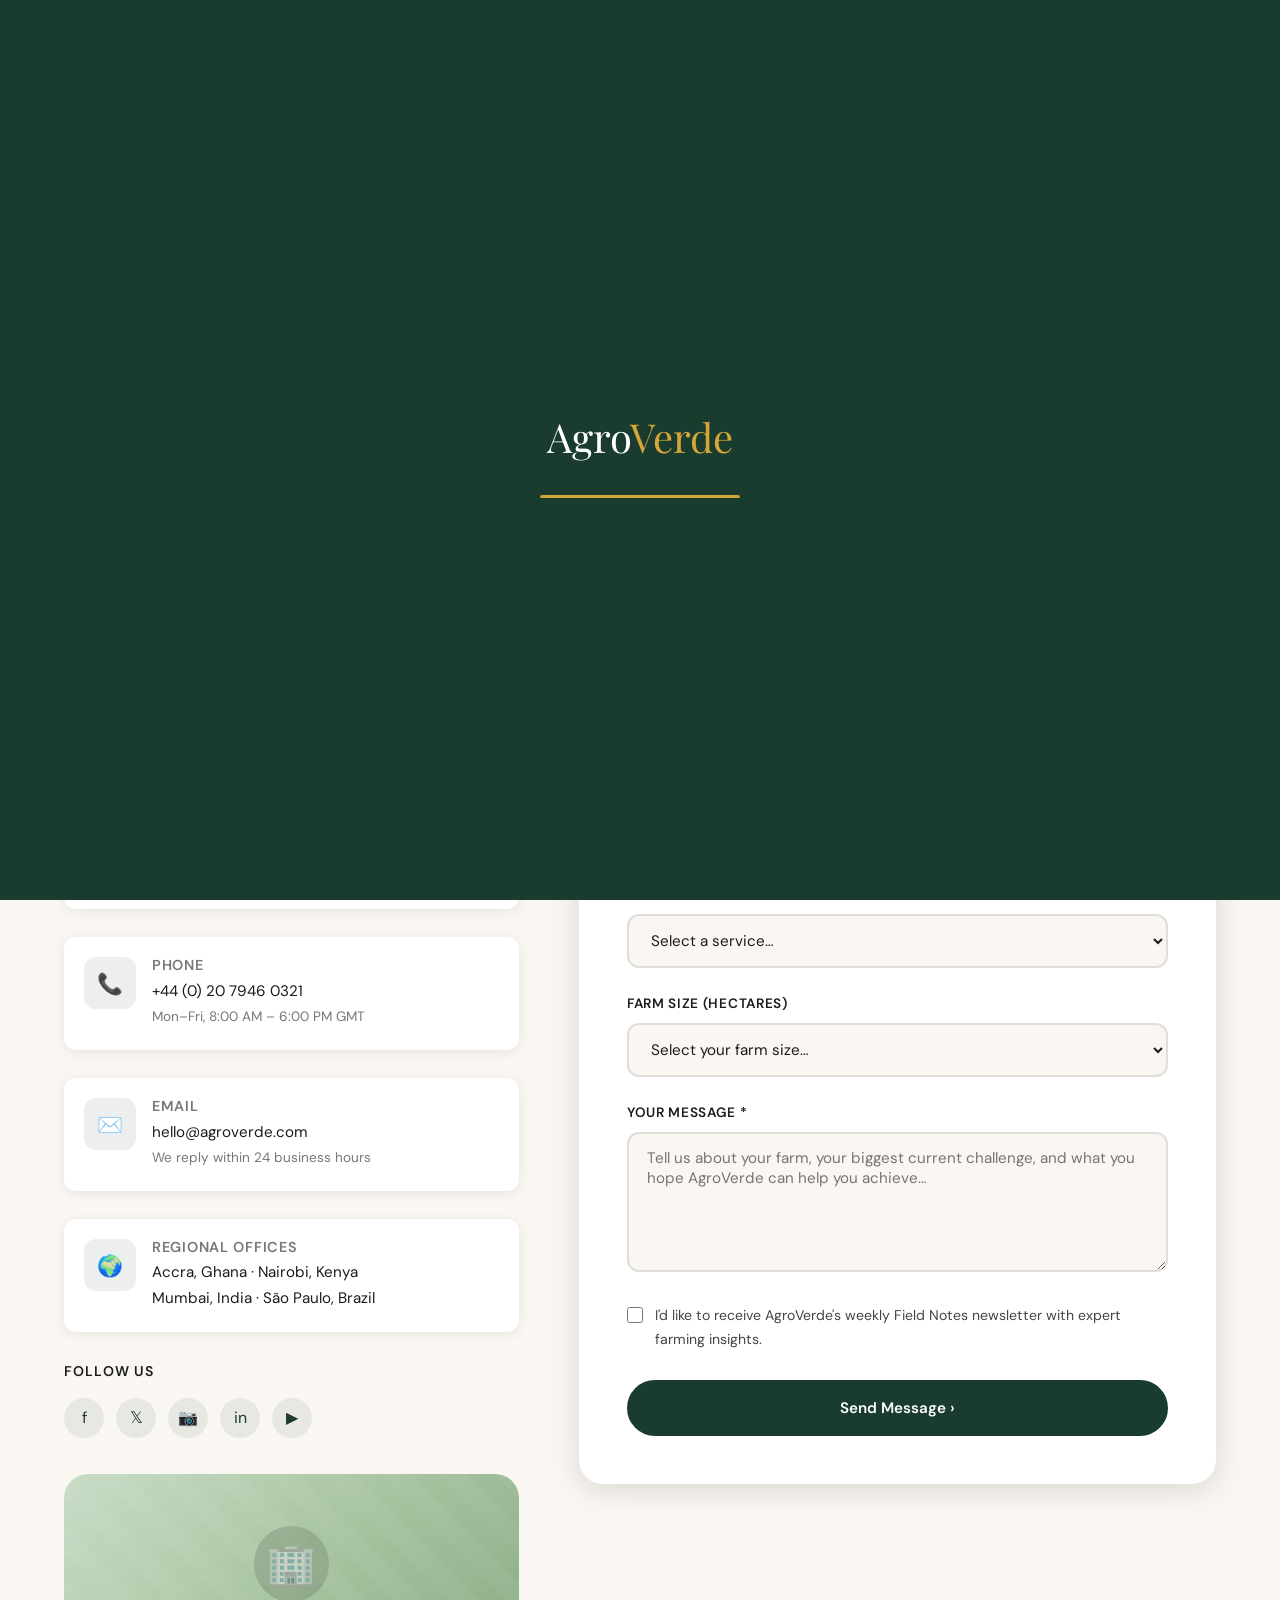
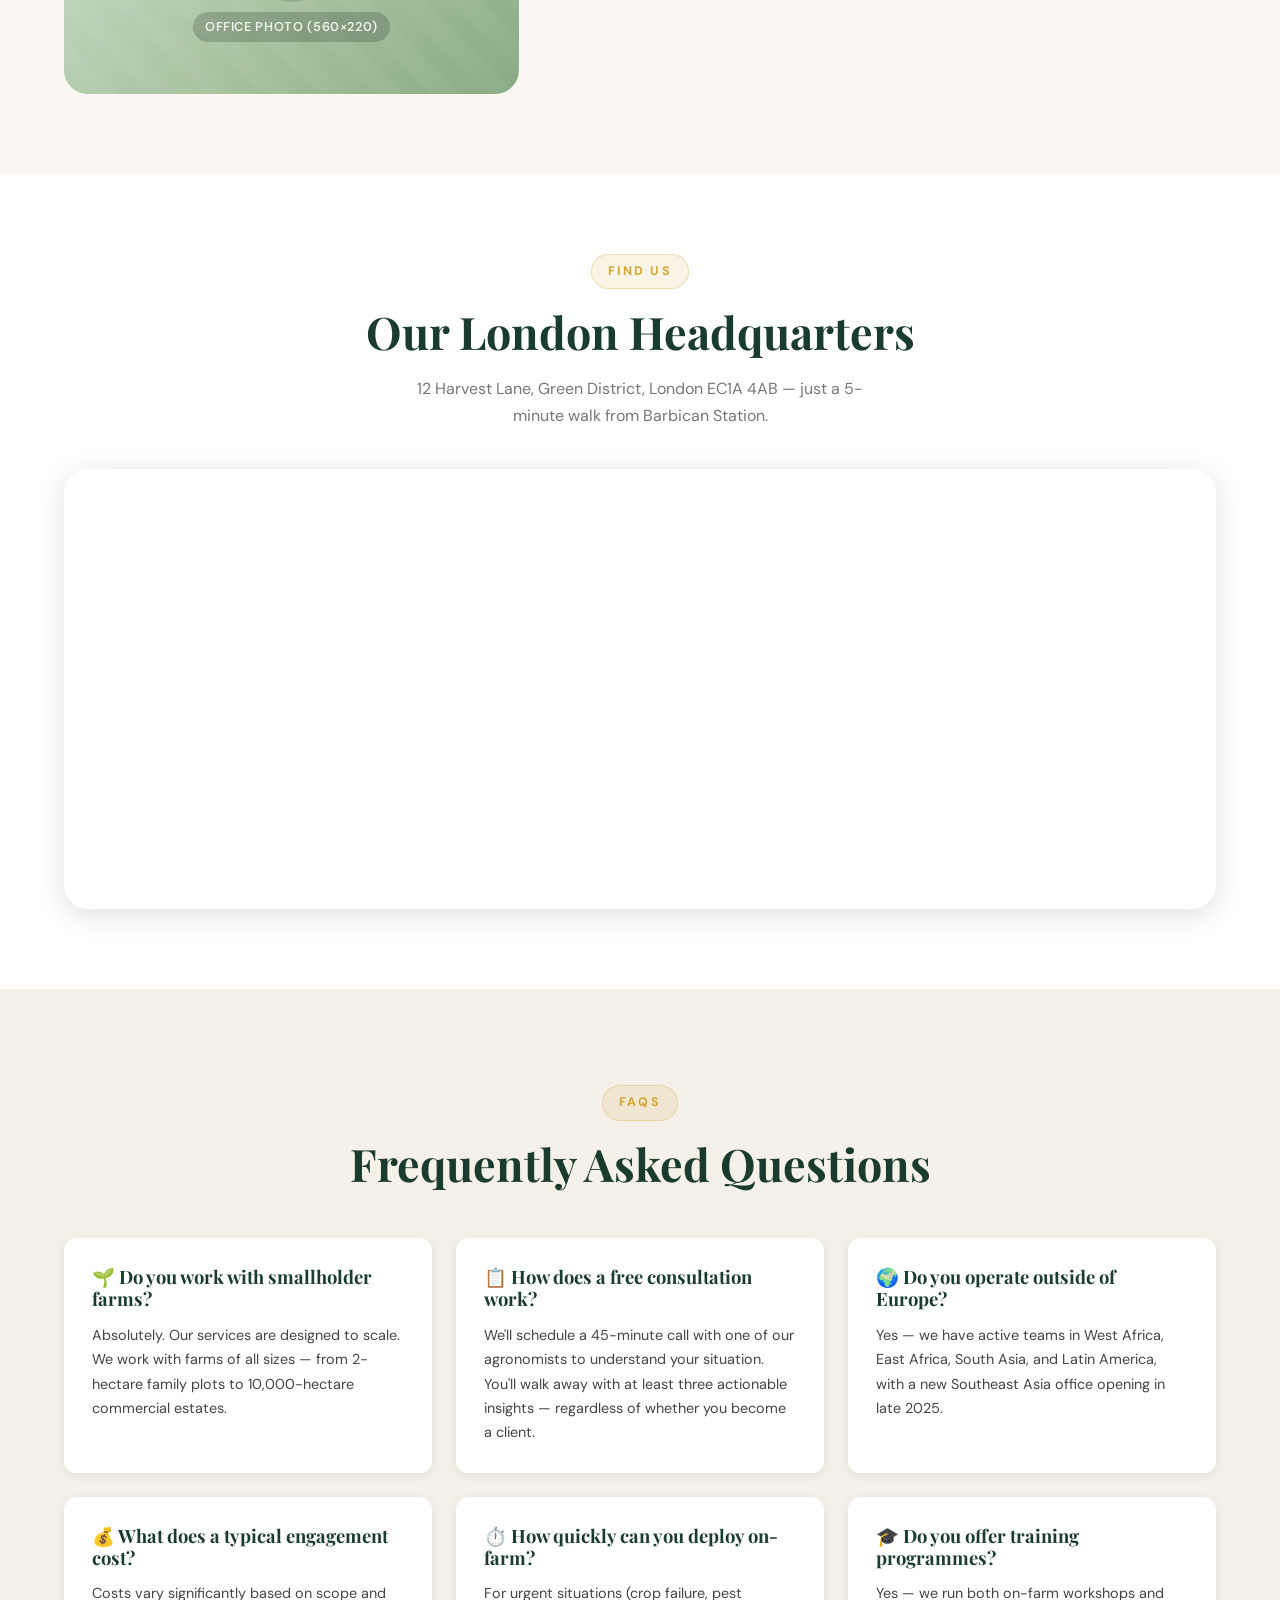
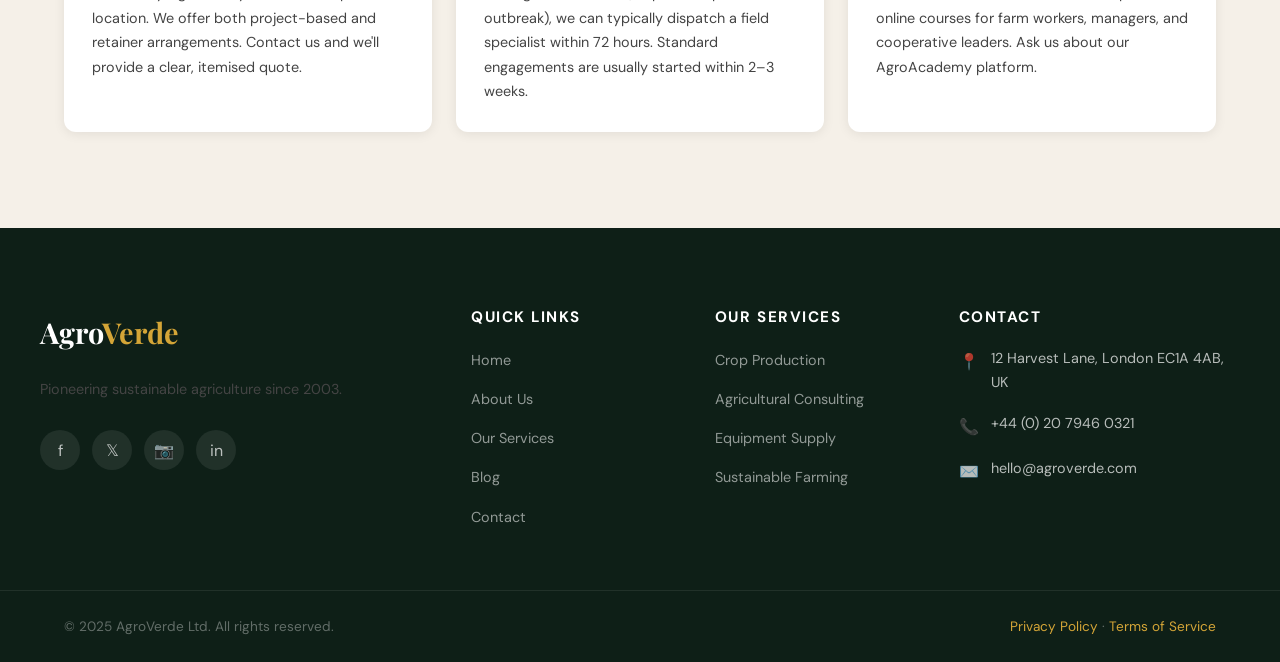
<file: Contact.html>
<!DOCTYPE html>
<html lang="en">
<head>
  <meta charset="UTF-8" />
  <meta name="viewport" content="width=device-width, initial-scale=1.0" />
  <title>Contact Us — AgroVerde</title>
  <meta name="description" content="Get in touch with AgroVerde's team of agricultural experts. Book a free consultation, request a quote, or simply ask us anything." />
  <link rel="preconnect" href="https://fonts.googleapis.com" />
  <link rel="preconnect" href="https://fonts.gstatic.com" crossorigin />
  <link href="https://fonts.googleapis.com/css2?family=Playfair+Display:wght@400;600;700&family=DM+Sans:wght@400;500;600;700&display=swap" rel="stylesheet" />
  <link rel="stylesheet" href="styles.css" />
</head>
<body>

  <!-- Preloader -->
  <div id="preloader">
    <div class="preloader-logo">Agro<span>Verde</span></div>
    <div class="loader-bar"><div class="loader-bar-inner"></div></div>
  </div>

  <!-- Navigation -->
  <nav id="navbar">
    <div class="container nav-inner">
      <a href="index.html" class="nav-logo">Agro<span>Verde</span></a>
      <ul class="nav-links">
        <li><a href="index.html">Home</a></li>
        <li><a href="about.html">About</a></li>
        <li><a href="services.html">Services</a></li>
        <li><a href="blog.html">Blog</a></li>
        <li><a href="contact.html" class="active">Contact</a></li>
      </ul>
      <a href="contact.html" class="btn btn-primary nav-cta">Get a Quote</a>
      <button class="hamburger" aria-label="Toggle menu">
        <span></span><span></span><span></span>
      </button>
    </div>
    <div class="mobile-nav">
      <a href="index.html">Home</a>
      <a href="about.html">About</a>
      <a href="services.html">Services</a>
      <a href="blog.html">Blog</a>
      <a href="contact.html">Contact</a>
    </div>
  </nav>

  <!-- Page Hero -->
  <section class="page-hero">
    <div class="ph-bg"></div>
    <div class="hero-grain"></div>
    <div class="page-hero-content fade-in">
      <nav class="breadcrumb">
        <a href="index.html">Home</a>
        <span>›</span>
        <span>Contact Us</span>
      </nav>
      <h1>Let's Talk Farming</h1>
      <p>Whether you have a burning question or a complex challenge, our team is ready to help. Expect a reply within one business day.</p>
    </div>
  </section>

  <!-- ══════════════════════════════════════
       CONTACT MAIN SECTION
  ═══════════════════════════════════════ -->
  <section class="contact-section">
    <div class="container">
      <div class="contact-grid">

        <!-- LEFT: Contact Info -->
        <div class="contact-info fade-in">
          <span class="section-tag">Reach Out</span>
          <h2>We'd Love to Hear From You</h2>
          <p>No challenge is too big or too small. Whether you need a full agribusiness strategy or a quick answer about soil pH, we're here. Fill in the form or use any of the details below.</p>

          <div class="contact-detail-item">
            <div class="contact-icon-box">📍</div>
            <div>
              <h4>Our Office</h4>
              <p>12 Harvest Lane, Green District<br>London EC1A 4AB, United Kingdom</p>
            </div>
          </div>

          <div class="contact-detail-item">
            <div class="contact-icon-box">📞</div>
            <div>
              <h4>Phone</h4>
              <p>+44 (0) 20 7946 0321<br>
              <span style="font-size:0.85rem;color:var(--text-light)">Mon–Fri, 8:00 AM – 6:00 PM GMT</span></p>
            </div>
          </div>

          <div class="contact-detail-item">
            <div class="contact-icon-box">✉️</div>
            <div>
              <h4>Email</h4>
              <p>hello@agroverde.com<br>
              <span style="font-size:0.85rem;color:var(--text-light)">We reply within 24 business hours</span></p>
            </div>
          </div>

          <div class="contact-detail-item">
            <div class="contact-icon-box">🌍</div>
            <div>
              <h4>Regional Offices</h4>
              <p>Accra, Ghana · Nairobi, Kenya<br>Mumbai, India · São Paulo, Brazil</p>
            </div>
          </div>

          <!-- Social -->
          <div style="margin-top:16px">
            <p style="font-size:0.88rem;font-weight:600;text-transform:uppercase;letter-spacing:0.08em;color:var(--text-dark);margin-bottom:14px">Follow Us</p>
            <div class="social-links" style="gap:12px">
              <a href="#" class="social-link" style="background:rgba(26,60,46,0.08);color:var(--primary)" aria-label="Facebook">f</a>
              <a href="#" class="social-link" style="background:rgba(26,60,46,0.08);color:var(--primary)" aria-label="Twitter">𝕏</a>
              <a href="#" class="social-link" style="background:rgba(26,60,46,0.08);color:var(--primary)" aria-label="Instagram">📷</a>
              <a href="#" class="social-link" style="background:rgba(26,60,46,0.08);color:var(--primary)" aria-label="LinkedIn">in</a>
              <a href="#" class="social-link" style="background:rgba(26,60,46,0.08);color:var(--primary)" aria-label="YouTube">▶</a>
            </div>
          </div>

          <!-- Office Placeholder Image -->
          <div style="margin-top:36px;border-radius:var(--radius-lg);overflow:hidden;height:220px">
            <div class="placeholder-img" style="height:100%">
              <span class="ph-icon">🏢</span>
              <span>Office Photo (560×220)</span>
            </div>
          </div>
        </div>

        <!-- RIGHT: Contact Form -->
        <div class="contact-form-wrap fade-in fade-in-delay-2">
          <h3>Send Us a Message</h3>
          <p>Tell us about your farm, your challenge, and the kind of support you're looking for. The more detail you share, the better we can help.</p>

          <form id="contact-form" novalidate>

            <div class="form-row">
              <div class="form-group">
                <label for="first-name">First Name *</label>
                <input type="text" id="first-name" name="first-name" placeholder="e.g. James" required />
                <div class="error-msg">Please enter your first name.</div>
              </div>
              <div class="form-group">
                <label for="last-name">Last Name *</label>
                <input type="text" id="last-name" name="last-name" placeholder="e.g. Thornton" required />
                <div class="error-msg">Please enter your last name.</div>
              </div>
            </div>

            <div class="form-row">
              <div class="form-group">
                <label for="email">Email Address *</label>
                <input type="email" id="email" name="email" placeholder="james@yourfarm.com" required />
                <div class="error-msg">Please enter a valid email address.</div>
              </div>
              <div class="form-group">
                <label for="phone">Phone Number</label>
                <input type="tel" id="phone" name="phone" placeholder="+44 7700 900123" />
                <div class="error-msg">Please enter a valid phone number.</div>
              </div>
            </div>

            <div class="form-group">
              <label for="service">Service of Interest</label>
              <select id="service" name="service">
                <option value="" disabled selected>Select a service…</option>
                <option value="crop-production">Crop Production</option>
                <option value="consulting">Agricultural Consulting</option>
                <option value="equipment">Equipment Supply</option>
                <option value="sustainable">Sustainable Farming Solutions</option>
                <option value="other">Other / Not Sure Yet</option>
              </select>
            </div>

            <div class="form-group">
              <label for="farm-size">Farm Size (Hectares)</label>
              <select id="farm-size" name="farm-size">
                <option value="" disabled selected>Select your farm size…</option>
                <option>Under 5 ha</option>
                <option>5 – 50 ha</option>
                <option>50 – 200 ha</option>
                <option>200 – 1,000 ha</option>
                <option>Over 1,000 ha</option>
                <option>I'm not a farmer (investor / researcher / journalist)</option>
              </select>
            </div>

            <div class="form-group">
              <label for="message">Your Message *</label>
              <textarea id="message" name="message" placeholder="Tell us about your farm, your biggest current challenge, and what you hope AgroVerde can help you achieve…" required></textarea>
              <div class="error-msg">Please enter your message (minimum 20 characters).</div>
            </div>

            <!-- Checkbox -->
            <div style="display:flex;align-items:flex-start;gap:12px;margin-bottom:28px">
              <input type="checkbox" id="newsletter-opt" style="margin-top:3px;width:16px;height:16px;accent-color:var(--secondary);flex-shrink:0">
              <label for="newsletter-opt" style="font-size:0.88rem;color:var(--text-mid);cursor:pointer">I'd like to receive AgroVerde's weekly Field Notes newsletter with expert farming insights.</label>
            </div>

            <button type="submit" class="btn btn-green" style="width:100%;justify-content:center;padding:16px">
              Send Message ›
            </button>

            <!-- Success Message -->
            <div class="form-success" id="form-success">
              ✅ Message sent successfully! We'll be in touch within one business day.
            </div>

          </form>
        </div>

      </div>
    </div>
  </section>

  <!-- ══════════════════════════════════════
       MAP SECTION
  ═══════════════════════════════════════ -->
  <section class="map-section">
    <div class="container">
      <div class="text-center fade-in" style="margin-bottom:40px">
        <span class="section-tag">Find Us</span>
        <h2 class="section-heading">Our London Headquarters</h2>
        <p style="color:var(--text-light);max-width:480px;margin:0 auto">12 Harvest Lane, Green District, London EC1A 4AB — just a 5-minute walk from Barbican Station.</p>
      </div>
      <div class="map-wrapper fade-in">
        <!-- Google Maps embed — replace with your actual location coordinates -->
        <iframe
          src="https://www.google.com/maps/embed?pb=!1m18!1m12!1m3!1d2482.5!2d-0.0986!3d51.5209!2m3!1f0!2f0!3f0!3m2!1i1024!2i768!4f13.1!3m3!1m2!1s0x48761b6c3e4a1b3d%3A0xsample!2sLondon+EC1A+4AB!5e0!3m2!1sen!2suk!4v1700000000000"
          allowfullscreen=""
          loading="lazy"
          referrerpolicy="no-referrer-when-downgrade"
          title="AgroVerde London Office Location">
        </iframe>
      </div>
    </div>
  </section>

  <!-- FAQ Quick Hits -->
  <section class="section-pad" style="background:var(--light)">
    <div class="container">
      <div class="text-center fade-in" style="margin-bottom:48px">
        <span class="section-tag">FAQs</span>
        <h2 class="section-heading">Frequently Asked Questions</h2>
      </div>
      <div style="display:grid;grid-template-columns:repeat(auto-fit,minmax(300px,1fr));gap:24px">

        <div style="background:var(--white);border-radius:var(--radius);padding:28px;box-shadow:var(--shadow-sm)" class="fade-in fade-in-delay-1">
          <h4 style="margin-bottom:12px">🌱 Do you work with smallholder farms?</h4>
          <p style="font-size:0.9rem;margin:0">Absolutely. Our services are designed to scale. We work with farms of all sizes — from 2-hectare family plots to 10,000-hectare commercial estates.</p>
        </div>

        <div style="background:var(--white);border-radius:var(--radius);padding:28px;box-shadow:var(--shadow-sm)" class="fade-in fade-in-delay-2">
          <h4 style="margin-bottom:12px">📋 How does a free consultation work?</h4>
          <p style="font-size:0.9rem;margin:0">We'll schedule a 45-minute call with one of our agronomists to understand your situation. You'll walk away with at least three actionable insights — regardless of whether you become a client.</p>
        </div>

        <div style="background:var(--white);border-radius:var(--radius);padding:28px;box-shadow:var(--shadow-sm)" class="fade-in fade-in-delay-3">
          <h4 style="margin-bottom:12px">🌍 Do you operate outside of Europe?</h4>
          <p style="font-size:0.9rem;margin:0">Yes — we have active teams in West Africa, East Africa, South Asia, and Latin America, with a new Southeast Asia office opening in late 2025.</p>
        </div>

        <div style="background:var(--white);border-radius:var(--radius);padding:28px;box-shadow:var(--shadow-sm)" class="fade-in fade-in-delay-1">
          <h4 style="margin-bottom:12px">💰 What does a typical engagement cost?</h4>
          <p style="font-size:0.9rem;margin:0">Costs vary significantly based on scope and location. We offer both project-based and retainer arrangements. Contact us and we'll provide a clear, itemised quote.</p>
        </div>

        <div style="background:var(--white);border-radius:var(--radius);padding:28px;box-shadow:var(--shadow-sm)" class="fade-in fade-in-delay-2">
          <h4 style="margin-bottom:12px">⏱️ How quickly can you deploy on-farm?</h4>
          <p style="font-size:0.9rem;margin:0">For urgent situations (crop failure, pest outbreak), we can typically dispatch a field specialist within 72 hours. Standard engagements are usually started within 2–3 weeks.</p>
        </div>

        <div style="background:var(--white);border-radius:var(--radius);padding:28px;box-shadow:var(--shadow-sm)" class="fade-in fade-in-delay-3">
          <h4 style="margin-bottom:12px">🎓 Do you offer training programmes?</h4>
          <p style="font-size:0.9rem;margin:0">Yes — we run both on-farm workshops and online courses for farm workers, managers, and cooperative leaders. Ask us about our AgroAcademy platform.</p>
        </div>

      </div>
    </div>
  </section>

  <!-- Footer -->
  <footer>
    <div class="container footer-top">
      <div class="footer-brand">
        <a href="index.html" class="nav-logo">Agro<span>Verde</span></a>
        <p>Pioneering sustainable agriculture since 2003.</p>
        <div class="social-links">
          <a href="#" class="social-link">f</a>
          <a href="#" class="social-link">𝕏</a>
          <a href="#" class="social-link">📷</a>
          <a href="#" class="social-link">in</a>
        </div>
      </div>
      <div class="footer-col">
        <h4>Quick Links</h4>
        <ul>
          <li><a href="index.html">Home</a></li>
          <li><a href="about.html">About Us</a></li>
          <li><a href="services.html">Our Services</a></li>
          <li><a href="blog.html">Blog</a></li>
          <li><a href="contact.html">Contact</a></li>
        </ul>
      </div>
      <div class="footer-col">
        <h4>Our Services</h4>
        <ul>
          <li><a href="services.html">Crop Production</a></li>
          <li><a href="services.html">Agricultural Consulting</a></li>
          <li><a href="services.html">Equipment Supply</a></li>
          <li><a href="services.html">Sustainable Farming</a></li>
        </ul>
      </div>
      <div class="footer-col">
        <h4>Contact</h4>
        <div class="footer-contact-item"><span class="icon">📍</span><span>12 Harvest Lane, London EC1A 4AB, UK</span></div>
        <div class="footer-contact-item"><span class="icon">📞</span><span>+44 (0) 20 7946 0321</span></div>
        <div class="footer-contact-item"><span class="icon">✉️</span><span>hello@agroverde.com</span></div>
      </div>
    </div>
    <div class="footer-bottom">
      <div class="container" style="width:100%;display:flex;justify-content:space-between;flex-wrap:wrap;gap:12px">
        <span>© 2025 AgroVerde Ltd. All rights reserved.</span>
        <span><a href="#">Privacy Policy</a> · <a href="#">Terms of Service</a></span>
      </div>
    </div>
  </footer>

  <button id="back-to-top" aria-label="Back to top">↑</button>
  <script src="script.js"></script>
</body>
</html>
</file>
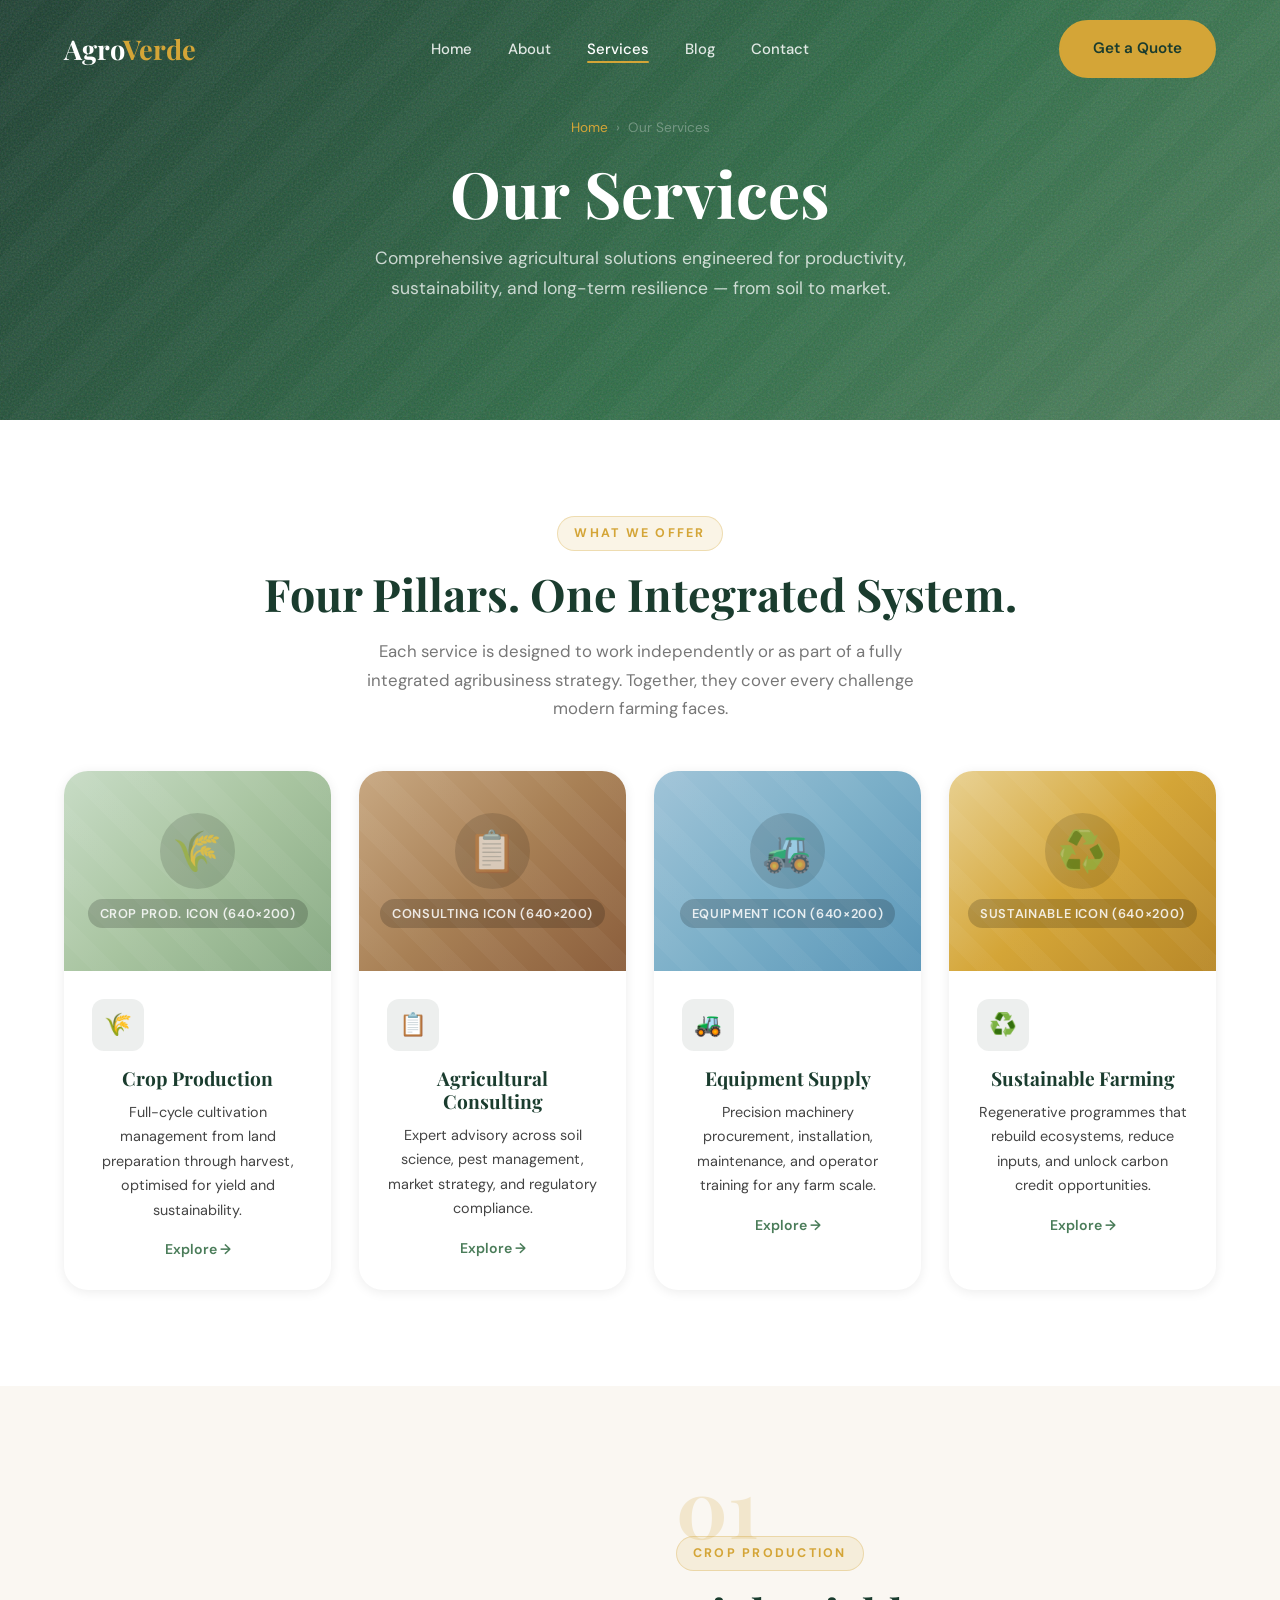
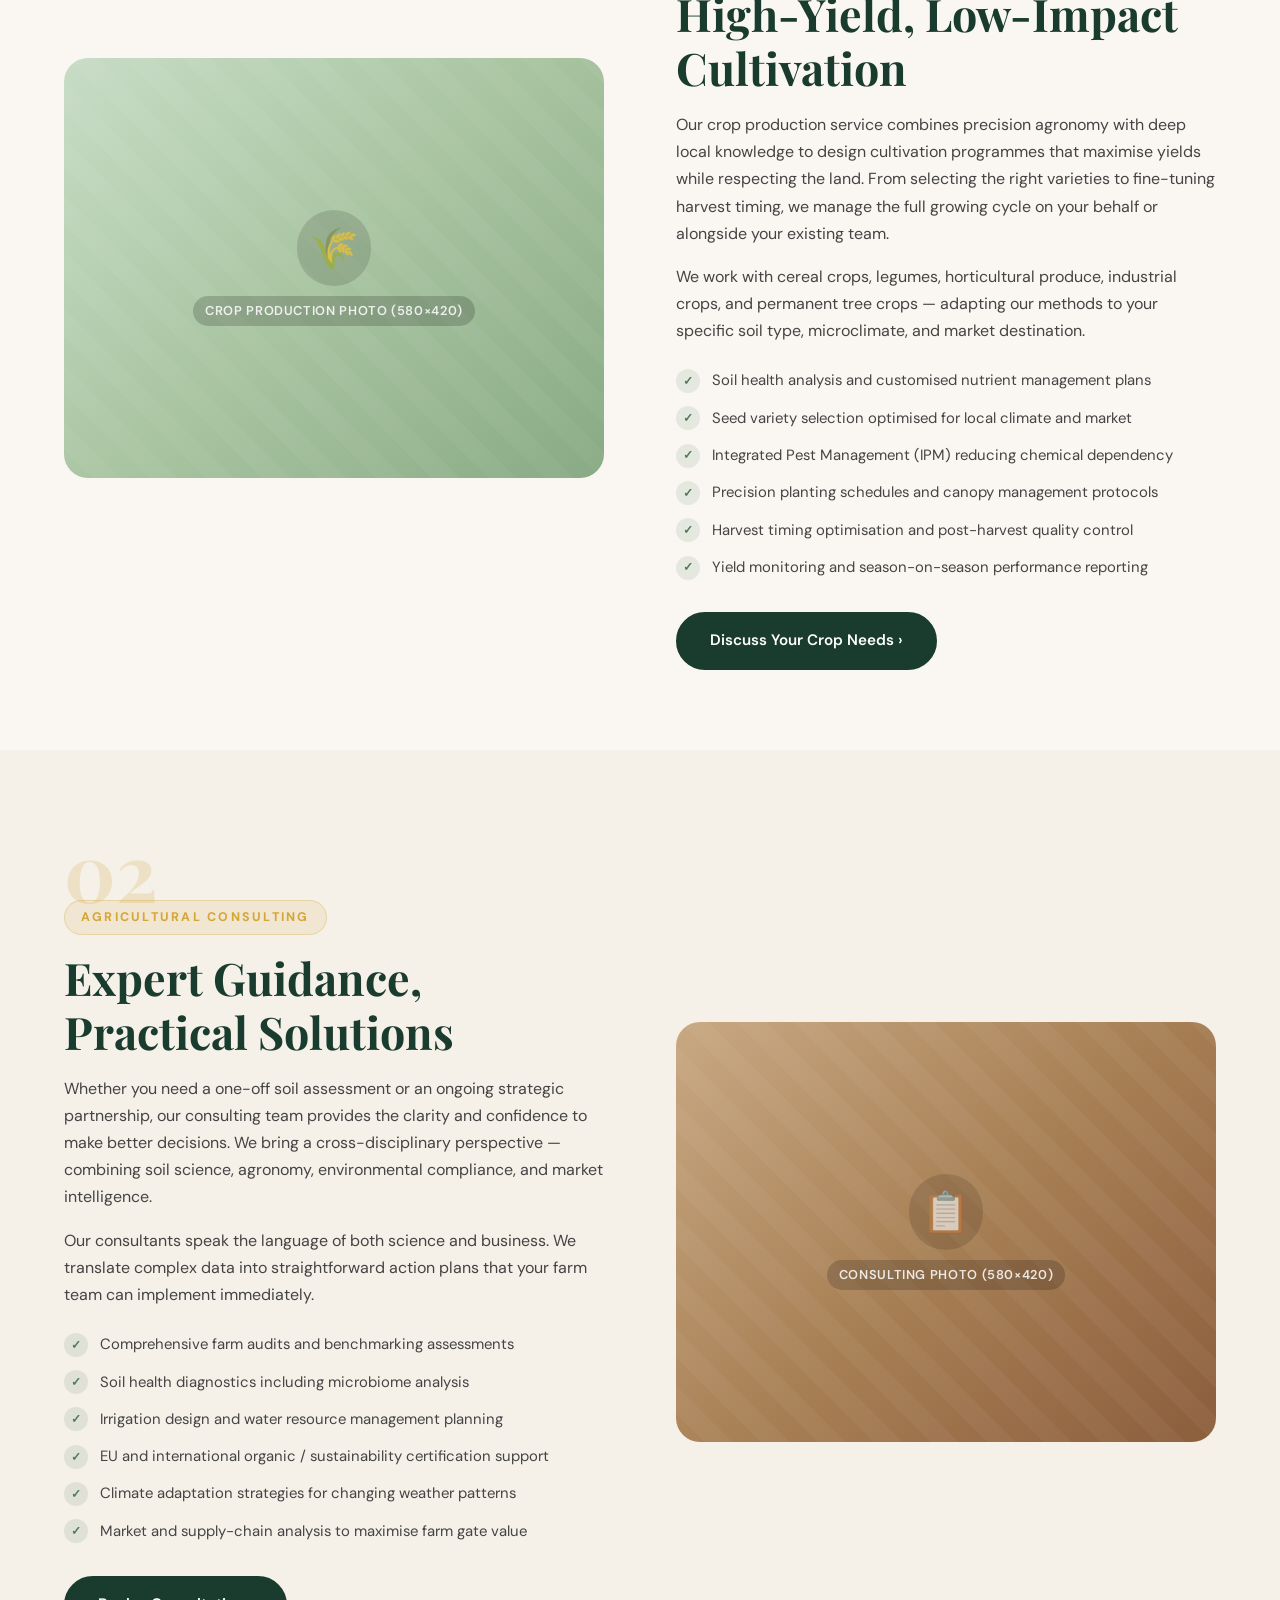
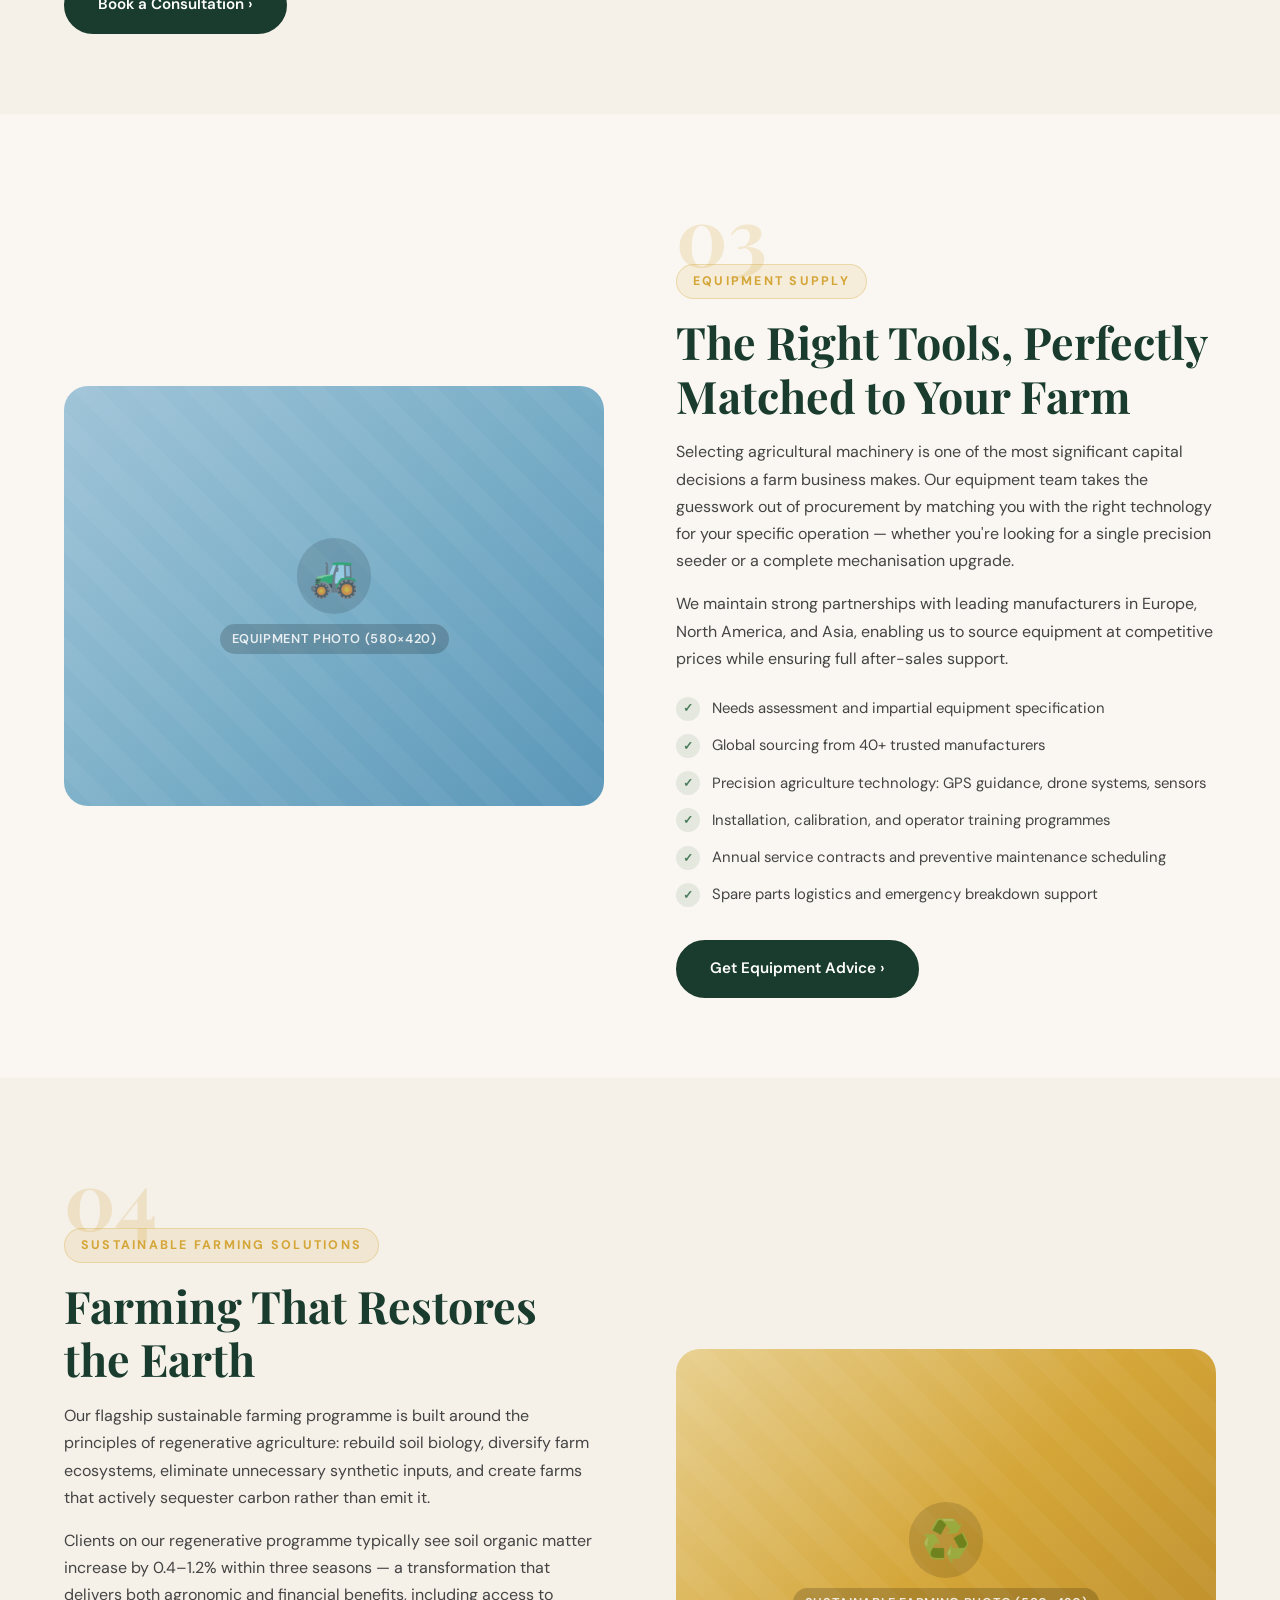
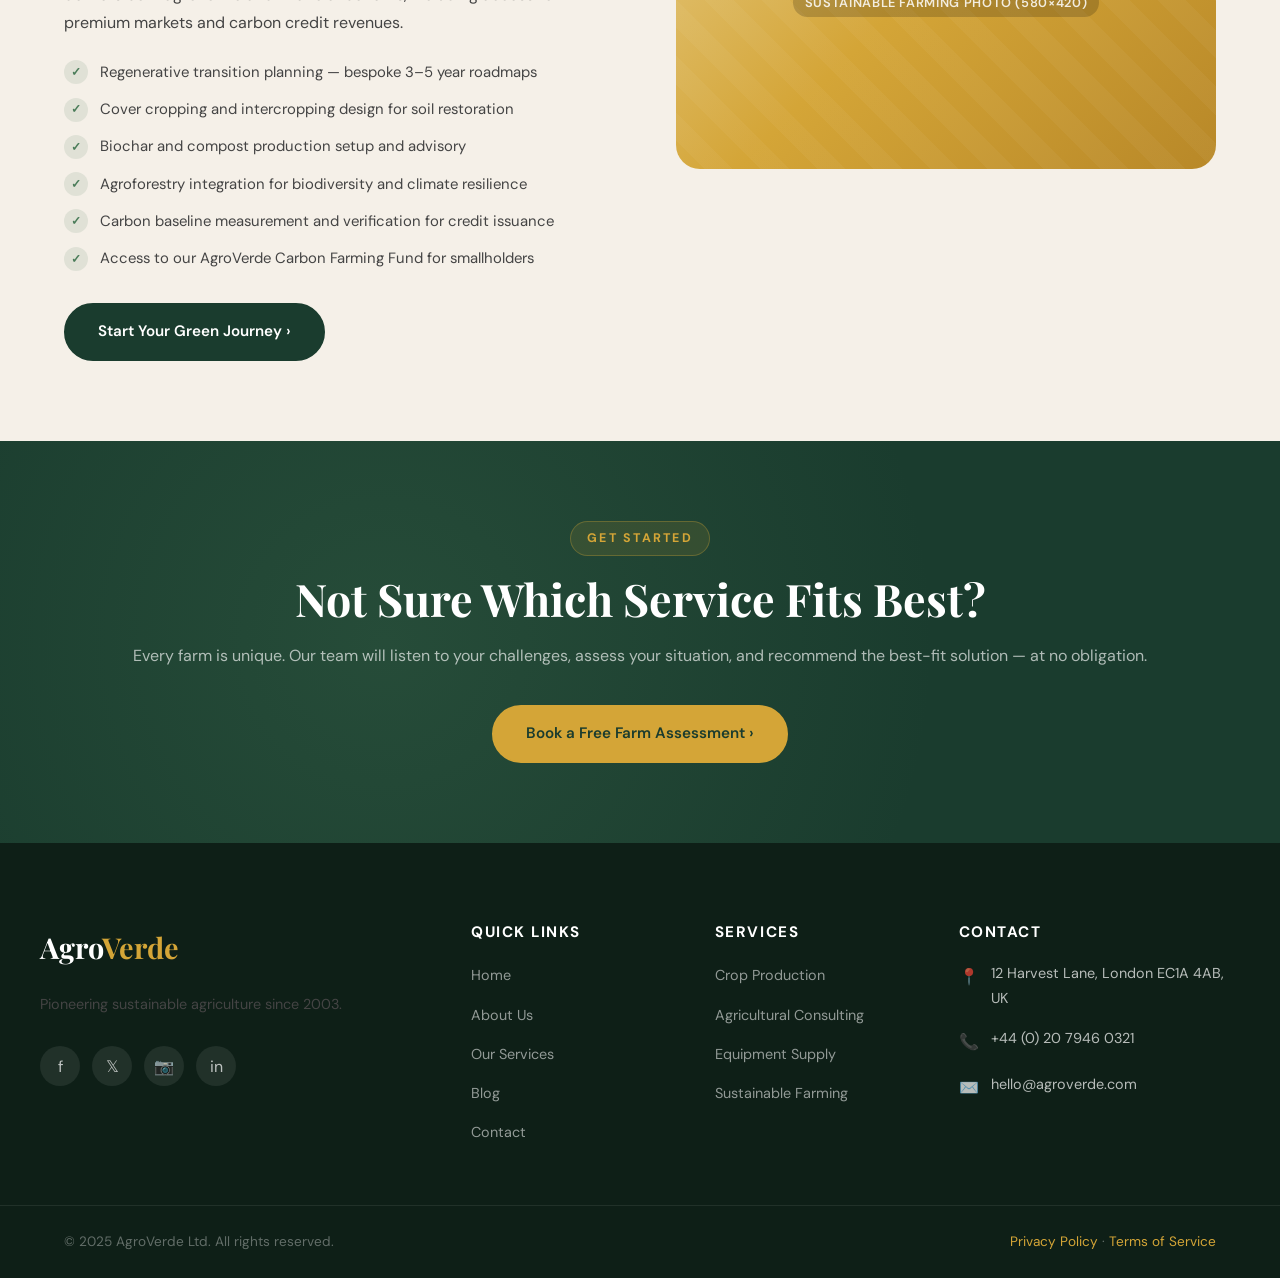
<file: ervices.html>
<!DOCTYPE html>
<html lang="en">
<head>
  <meta charset="UTF-8" />
  <meta name="viewport" content="width=device-width, initial-scale=1.0" />
  <title>Our Services — AgroVerde</title>
  <meta name="description" content="Explore AgroVerde's comprehensive agricultural services: crop production, consulting, equipment supply, and sustainable farming solutions." />
  <link rel="preconnect" href="https://fonts.googleapis.com" />
  <link rel="preconnect" href="https://fonts.gstatic.com" crossorigin />
  <link href="https://fonts.googleapis.com/css2?family=Playfair+Display:wght@400;600;700&family=DM+Sans:wght@400;500;600;700&display=swap" rel="stylesheet" />
  <link rel="stylesheet" href="styles.css" />
</head>
<body>

  <!-- Preloader -->
  <div id="preloader">
    <div class="preloader-logo">Agro<span>Verde</span></div>
    <div class="loader-bar"><div class="loader-bar-inner"></div></div>
  </div>

  <!-- Navigation -->
  <nav id="navbar">
    <div class="container nav-inner">
      <a href="index.html" class="nav-logo">Agro<span>Verde</span></a>
      <ul class="nav-links">
        <li><a href="index.html">Home</a></li>
        <li><a href="about.html">About</a></li>
        <li><a href="services.html" class="active">Services</a></li>
        <li><a href="blog.html">Blog</a></li>
        <li><a href="contact.html">Contact</a></li>
      </ul>
      <a href="contact.html" class="btn btn-primary nav-cta">Get a Quote</a>
      <button class="hamburger" aria-label="Toggle menu">
        <span></span><span></span><span></span>
      </button>
    </div>
    <div class="mobile-nav">
      <a href="index.html">Home</a>
      <a href="about.html">About</a>
      <a href="services.html">Services</a>
      <a href="blog.html">Blog</a>
      <a href="contact.html">Contact</a>
    </div>
  </nav>

  <!-- Page Hero -->
  <section class="page-hero">
    <div class="ph-bg"></div>
    <div class="hero-grain"></div>
    <div class="page-hero-content fade-in">
      <nav class="breadcrumb">
        <a href="index.html">Home</a>
        <span>›</span>
        <span>Our Services</span>
      </nav>
      <h1>Our Services</h1>
      <p>Comprehensive agricultural solutions engineered for productivity, sustainability, and long-term resilience — from soil to market.</p>
    </div>
  </section>

  <!-- ══════════════════════════════════════
       SERVICES INTRO
  ═══════════════════════════════════════ -->
  <section class="services-intro section-pad" style="background:var(--white)">
    <div class="container text-center">
      <span class="section-tag fade-in">What We Offer</span>
      <h2 class="section-heading fade-in">Four Pillars. One Integrated System.</h2>
      <p class="section-sub fade-in">Each service is designed to work independently or as part of a fully integrated agribusiness strategy. Together, they cover every challenge modern farming faces.</p>
      <!-- Service Quick-nav Cards -->
      <div class="services-grid" style="margin-top:48px">
        <a href="#crop-production" class="service-card fade-in fade-in-delay-1" style="text-decoration:none">
          <div class="placeholder-img service-card-img">
            <span class="ph-icon">🌾</span><span>Crop Prod. Icon (640×200)</span>
          </div>
          <div class="service-card-body">
            <div class="service-icon-badge">🌾</div>
            <h3>Crop Production</h3>
            <p>Full-cycle cultivation management from land preparation through harvest, optimised for yield and sustainability.</p>
            <span class="service-card-link">Explore →</span>
          </div>
        </a>
        <a href="#consulting" class="service-card fade-in fade-in-delay-2" style="text-decoration:none">
          <div class="placeholder-img service-card-img earth">
            <span class="ph-icon">📋</span><span>Consulting Icon (640×200)</span>
          </div>
          <div class="service-card-body">
            <div class="service-icon-badge">📋</div>
            <h3>Agricultural Consulting</h3>
            <p>Expert advisory across soil science, pest management, market strategy, and regulatory compliance.</p>
            <span class="service-card-link">Explore →</span>
          </div>
        </a>
        <a href="#equipment" class="service-card fade-in fade-in-delay-3" style="text-decoration:none">
          <div class="placeholder-img service-card-img sky">
            <span class="ph-icon">🚜</span><span>Equipment Icon (640×200)</span>
          </div>
          <div class="service-card-body">
            <div class="service-icon-badge">🚜</div>
            <h3>Equipment Supply</h3>
            <p>Precision machinery procurement, installation, maintenance, and operator training for any farm scale.</p>
            <span class="service-card-link">Explore →</span>
          </div>
        </a>
        <a href="#sustainable" class="service-card fade-in fade-in-delay-4" style="text-decoration:none">
          <div class="placeholder-img service-card-img gold">
            <span class="ph-icon">♻️</span><span>Sustainable Icon (640×200)</span>
          </div>
          <div class="service-card-body">
            <div class="service-icon-badge">♻️</div>
            <h3>Sustainable Farming</h3>
            <p>Regenerative programmes that rebuild ecosystems, reduce inputs, and unlock carbon credit opportunities.</p>
            <span class="service-card-link">Explore →</span>
          </div>
        </a>
      </div>
    </div>
  </section>

  <!-- ══════════════════════════════════════
       SERVICE 1 — CROP PRODUCTION
  ═══════════════════════════════════════ -->
  <section class="service-detail" id="crop-production">
    <div class="container">
      <div class="service-detail-grid">
        <!-- Image -->
        <div class="service-detail-img fade-in">
          <div class="placeholder-img" style="height:100%">
            <span class="ph-icon">🌾</span>
            <span>Crop Production Photo (580×420)</span>
          </div>
        </div>
        <!-- Content -->
        <div class="fade-in fade-in-delay-2">
          <div class="service-number">01</div>
          <span class="section-tag">Crop Production</span>
          <h2>High-Yield, Low-Impact Cultivation</h2>
          <p>Our crop production service combines precision agronomy with deep local knowledge to design cultivation programmes that maximise yields while respecting the land. From selecting the right varieties to fine-tuning harvest timing, we manage the full growing cycle on your behalf or alongside your existing team.</p>
          <p>We work with cereal crops, legumes, horticultural produce, industrial crops, and permanent tree crops — adapting our methods to your specific soil type, microclimate, and market destination.</p>
          <div class="service-bullets">
            <div class="service-bullet">Soil health analysis and customised nutrient management plans</div>
            <div class="service-bullet">Seed variety selection optimised for local climate and market</div>
            <div class="service-bullet">Integrated Pest Management (IPM) reducing chemical dependency</div>
            <div class="service-bullet">Precision planting schedules and canopy management protocols</div>
            <div class="service-bullet">Harvest timing optimisation and post-harvest quality control</div>
            <div class="service-bullet">Yield monitoring and season-on-season performance reporting</div>
          </div>
          <a href="contact.html" class="btn btn-green" style="margin-top:8px">Discuss Your Crop Needs ›</a>
        </div>
      </div>
    </div>
  </section>

  <!-- ══════════════════════════════════════
       SERVICE 2 — CONSULTING
  ═══════════════════════════════════════ -->
  <section class="service-detail" id="consulting">
    <div class="container">
      <div class="service-detail-grid">
        <div class="service-detail-img fade-in">
          <div class="placeholder-img earth" style="height:100%">
            <span class="ph-icon">📋</span>
            <span>Consulting Photo (580×420)</span>
          </div>
        </div>
        <div class="fade-in fade-in-delay-2">
          <div class="service-number">02</div>
          <span class="section-tag">Agricultural Consulting</span>
          <h2>Expert Guidance, Practical Solutions</h2>
          <p>Whether you need a one-off soil assessment or an ongoing strategic partnership, our consulting team provides the clarity and confidence to make better decisions. We bring a cross-disciplinary perspective — combining soil science, agronomy, environmental compliance, and market intelligence.</p>
          <p>Our consultants speak the language of both science and business. We translate complex data into straightforward action plans that your farm team can implement immediately.</p>
          <div class="service-bullets">
            <div class="service-bullet">Comprehensive farm audits and benchmarking assessments</div>
            <div class="service-bullet">Soil health diagnostics including microbiome analysis</div>
            <div class="service-bullet">Irrigation design and water resource management planning</div>
            <div class="service-bullet">EU and international organic / sustainability certification support</div>
            <div class="service-bullet">Climate adaptation strategies for changing weather patterns</div>
            <div class="service-bullet">Market and supply-chain analysis to maximise farm gate value</div>
          </div>
          <a href="contact.html" class="btn btn-green" style="margin-top:8px">Book a Consultation ›</a>
        </div>
      </div>
    </div>
  </section>

  <!-- ══════════════════════════════════════
       SERVICE 3 — EQUIPMENT SUPPLY
  ═══════════════════════════════════════ -->
  <section class="service-detail" id="equipment">
    <div class="container">
      <div class="service-detail-grid">
        <div class="service-detail-img fade-in">
          <div class="placeholder-img sky" style="height:100%">
            <span class="ph-icon">🚜</span>
            <span>Equipment Photo (580×420)</span>
          </div>
        </div>
        <div class="fade-in fade-in-delay-2">
          <div class="service-number">03</div>
          <span class="section-tag">Equipment Supply</span>
          <h2>The Right Tools, Perfectly Matched to Your Farm</h2>
          <p>Selecting agricultural machinery is one of the most significant capital decisions a farm business makes. Our equipment team takes the guesswork out of procurement by matching you with the right technology for your specific operation — whether you're looking for a single precision seeder or a complete mechanisation upgrade.</p>
          <p>We maintain strong partnerships with leading manufacturers in Europe, North America, and Asia, enabling us to source equipment at competitive prices while ensuring full after-sales support.</p>
          <div class="service-bullets">
            <div class="service-bullet">Needs assessment and impartial equipment specification</div>
            <div class="service-bullet">Global sourcing from 40+ trusted manufacturers</div>
            <div class="service-bullet">Precision agriculture technology: GPS guidance, drone systems, sensors</div>
            <div class="service-bullet">Installation, calibration, and operator training programmes</div>
            <div class="service-bullet">Annual service contracts and preventive maintenance scheduling</div>
            <div class="service-bullet">Spare parts logistics and emergency breakdown support</div>
          </div>
          <a href="contact.html" class="btn btn-green" style="margin-top:8px">Get Equipment Advice ›</a>
        </div>
      </div>
    </div>
  </section>

  <!-- ══════════════════════════════════════
       SERVICE 4 — SUSTAINABLE FARMING
  ═══════════════════════════════════════ -->
  <section class="service-detail" id="sustainable">
    <div class="container">
      <div class="service-detail-grid">
        <div class="service-detail-img fade-in">
          <div class="placeholder-img gold" style="height:100%">
            <span class="ph-icon">♻️</span>
            <span>Sustainable Farming Photo (580×420)</span>
          </div>
        </div>
        <div class="fade-in fade-in-delay-2">
          <div class="service-number">04</div>
          <span class="section-tag">Sustainable Farming Solutions</span>
          <h2>Farming That Restores the Earth</h2>
          <p>Our flagship sustainable farming programme is built around the principles of regenerative agriculture: rebuild soil biology, diversify farm ecosystems, eliminate unnecessary synthetic inputs, and create farms that actively sequester carbon rather than emit it.</p>
          <p>Clients on our regenerative programme typically see soil organic matter increase by 0.4–1.2% within three seasons — a transformation that delivers both agronomic and financial benefits, including access to premium markets and carbon credit revenues.</p>
          <div class="service-bullets">
            <div class="service-bullet">Regenerative transition planning — bespoke 3–5 year roadmaps</div>
            <div class="service-bullet">Cover cropping and intercropping design for soil restoration</div>
            <div class="service-bullet">Biochar and compost production setup and advisory</div>
            <div class="service-bullet">Agroforestry integration for biodiversity and climate resilience</div>
            <div class="service-bullet">Carbon baseline measurement and verification for credit issuance</div>
            <div class="service-bullet">Access to our AgroVerde Carbon Farming Fund for smallholders</div>
          </div>
          <a href="contact.html" class="btn btn-green" style="margin-top:8px">Start Your Green Journey ›</a>
        </div>
      </div>
    </div>
  </section>

  <!-- CTA Section -->
  <section class="services-cta-section">
    <div class="container" style="position:relative;z-index:1">
      <span class="section-tag fade-in">Get Started</span>
      <h2 class="fade-in">Not Sure Which Service Fits Best?</h2>
      <p class="fade-in">Every farm is unique. Our team will listen to your challenges, assess your situation, and recommend the best-fit solution — at no obligation.</p>
      <a href="contact.html" class="btn btn-primary fade-in">Book a Free Farm Assessment ›</a>
    </div>
  </section>

  <!-- Footer -->
  <footer>
    <div class="container footer-top">
      <div class="footer-brand">
        <a href="index.html" class="nav-logo">Agro<span>Verde</span></a>
        <p>Pioneering sustainable agriculture since 2003.</p>
        <div class="social-links">
          <a href="#" class="social-link">f</a>
          <a href="#" class="social-link">𝕏</a>
          <a href="#" class="social-link">📷</a>
          <a href="#" class="social-link">in</a>
        </div>
      </div>
      <div class="footer-col">
        <h4>Quick Links</h4>
        <ul>
          <li><a href="index.html">Home</a></li>
          <li><a href="about.html">About Us</a></li>
          <li><a href="services.html">Our Services</a></li>
          <li><a href="blog.html">Blog</a></li>
          <li><a href="contact.html">Contact</a></li>
        </ul>
      </div>
      <div class="footer-col">
        <h4>Services</h4>
        <ul>
          <li><a href="#crop-production">Crop Production</a></li>
          <li><a href="#consulting">Agricultural Consulting</a></li>
          <li><a href="#equipment">Equipment Supply</a></li>
          <li><a href="#sustainable">Sustainable Farming</a></li>
        </ul>
      </div>
      <div class="footer-col">
        <h4>Contact</h4>
        <div class="footer-contact-item"><span class="icon">📍</span><span>12 Harvest Lane, London EC1A 4AB, UK</span></div>
        <div class="footer-contact-item"><span class="icon">📞</span><span>+44 (0) 20 7946 0321</span></div>
        <div class="footer-contact-item"><span class="icon">✉️</span><span>hello@agroverde.com</span></div>
      </div>
    </div>
    <div class="footer-bottom">
      <div class="container" style="width:100%;display:flex;justify-content:space-between;flex-wrap:wrap;gap:12px">
        <span>© 2025 AgroVerde Ltd. All rights reserved.</span>
        <span><a href="#">Privacy Policy</a> · <a href="#">Terms of Service</a></span>
      </div>
    </div>
  </footer>

  <button id="back-to-top" aria-label="Back to top">↑</button>
  <script src="script.js"></script>
</body>
</html>
</file>
<file: styles.css>
/* ============================================================
   AGROVERDE — Main Stylesheet
   Color Palette:
     Primary:    #1a3c2e (deep forest green)
     Secondary:  #4a7c59 (mid green)
     Accent:     #d4a537 (harvest gold)
     Earth:      #8b5e3c (rich soil brown)
     Light:      #f5f0e8 (cream/parchment)
     White:      #ffffff
   ============================================================ */

/* ---- CSS Variables ---- */
:root {
  --primary:    #1a3c2e;
  --secondary:  #4a7c59;
  --accent:     #d4a537;
  --earth:      #8b5e3c;
  --light:      #f5f0e8;
  --lighter:    #faf7f2;
  --white:      #ffffff;
  --text-dark:  #1c1c1c;
  --text-mid:   #444;
  --text-light: #777;
  --shadow-sm:  0 2px 12px rgba(0,0,0,0.08);
  --shadow-md:  0 6px 30px rgba(0,0,0,0.13);
  --shadow-lg:  0 16px 50px rgba(0,0,0,0.18);
  --radius:     12px;
  --radius-lg:  24px;
  --transition: 0.35s cubic-bezier(0.25, 0.8, 0.25, 1);
  --font-display: 'Playfair Display', Georgia, serif;
  --font-body:    'DM Sans', 'Segoe UI', sans-serif;
}

/* ---- Reset & Base ---- */
*, *::before, *::after { box-sizing: border-box; margin: 0; padding: 0; }

html { scroll-behavior: smooth; font-size: 16px; }

body {
  font-family: var(--font-body);
  background: var(--lighter);
  color: var(--text-dark);
  line-height: 1.7;
  overflow-x: hidden;
}

img { max-width: 100%; display: block; }
a  { text-decoration: none; color: inherit; }
ul { list-style: none; }

/* ---- Typography ---- */
h1, h2, h3, h4 {
  font-family: var(--font-display);
  line-height: 1.2;
  color: var(--primary);
}
h1 { font-size: clamp(2.4rem, 5vw, 4rem); }
h2 { font-size: clamp(1.8rem, 3.5vw, 2.8rem); }
h3 { font-size: clamp(1.2rem, 2vw, 1.6rem); }
h4 { font-size: 1.15rem; }

p { color: var(--text-mid); margin-bottom: 1rem; }

/* ---- Utility ---- */
.container { max-width: 1200px; margin: 0 auto; padding: 0 24px; }
.section-pad { padding: 96px 0; }
.text-center { text-align: center; }

.section-tag {
  display: inline-block;
  font-size: 0.78rem;
  font-weight: 700;
  letter-spacing: 0.18em;
  text-transform: uppercase;
  color: var(--accent);
  background: rgba(212,165,55,0.12);
  border: 1px solid rgba(212,165,55,0.3);
  padding: 6px 16px;
  border-radius: 999px;
  margin-bottom: 16px;
}

.section-heading {
  margin-bottom: 16px;
}

.section-sub {
  font-size: 1.05rem;
  color: var(--text-light);
  max-width: 580px;
  margin: 0 auto 48px;
}

/* ---- Buttons ---- */
.btn {
  display: inline-flex;
  align-items: center;
  gap: 8px;
  padding: 14px 32px;
  border-radius: 999px;
  font-family: var(--font-body);
  font-size: 0.95rem;
  font-weight: 600;
  cursor: pointer;
  border: 2px solid transparent;
  transition: var(--transition);
  white-space: nowrap;
}

.btn-primary {
  background: var(--accent);
  color: var(--primary);
  border-color: var(--accent);
}
.btn-primary:hover {
  background: #c4942a;
  border-color: #c4942a;
  transform: translateY(-2px);
  box-shadow: 0 8px 24px rgba(212,165,55,0.35);
}

.btn-outline {
  background: transparent;
  color: var(--white);
  border-color: rgba(255,255,255,0.6);
}
.btn-outline:hover {
  background: rgba(255,255,255,0.12);
  border-color: var(--white);
  transform: translateY(-2px);
}

.btn-green {
  background: var(--primary);
  color: var(--white);
  border-color: var(--primary);
}
.btn-green:hover {
  background: #0e2a1e;
  transform: translateY(-2px);
  box-shadow: 0 8px 24px rgba(26,60,46,0.3);
}

/* ---- Placeholder Images ---- */
.placeholder-img {
  background: linear-gradient(135deg, #c8dcc6 0%, #a8c4a0 50%, #88aa84 100%);
  display: flex;
  flex-direction: column;
  align-items: center;
  justify-content: center;
  color: rgba(255,255,255,0.85);
  font-size: 0.8rem;
  font-weight: 600;
  letter-spacing: 0.05em;
  text-transform: uppercase;
  gap: 10px;
  position: relative;
  overflow: hidden;
}
.placeholder-img::before {
  content: '';
  position: absolute;
  inset: 0;
  background: repeating-linear-gradient(
    45deg,
    transparent,
    transparent 20px,
    rgba(255,255,255,0.04) 20px,
    rgba(255,255,255,0.04) 40px
  );
}
.placeholder-img .ph-icon {
  font-size: 2.5rem;
  opacity: 0.7;
}
.placeholder-img span {
  position: relative;
  z-index: 1;
  background: rgba(0,0,0,0.18);
  padding: 4px 12px;
  border-radius: 999px;
}

/* Earth-toned placeholders for variety */
.placeholder-img.earth {
  background: linear-gradient(135deg, #c8a882 0%, #a88055 50%, #8b5e3c 100%);
}
.placeholder-img.sky {
  background: linear-gradient(135deg, #a0c4d8 0%, #7bafc8 50%, #5a96b8 100%);
}
.placeholder-img.gold {
  background: linear-gradient(135deg, #e8d090 0%, #d4a537 50%, #b88828 100%);
}

/* ---- Preloader ---- */
#preloader {
  position: fixed;
  inset: 0;
  background: var(--primary);
  display: flex;
  flex-direction: column;
  align-items: center;
  justify-content: center;
  z-index: 9999;
  transition: opacity 0.5s ease, visibility 0.5s ease;
}
#preloader.hidden { opacity: 0; visibility: hidden; }
.preloader-logo {
  font-family: var(--font-display);
  font-size: 2.5rem;
  color: var(--white);
  margin-bottom: 24px;
}
.preloader-logo span { color: var(--accent); }
.loader-bar {
  width: 200px;
  height: 3px;
  background: rgba(255,255,255,0.15);
  border-radius: 999px;
  overflow: hidden;
}
.loader-bar-inner {
  height: 100%;
  width: 0;
  background: var(--accent);
  border-radius: 999px;
  animation: loadBar 1.6s ease forwards;
}
@keyframes loadBar {
  to { width: 100%; }
}

/* ---- Navigation ---- */
#navbar {
  position: fixed;
  top: 0; left: 0; right: 0;
  z-index: 1000;
  padding: 20px 0;
  transition: background 0.4s ease, padding 0.4s ease, box-shadow 0.4s ease;
}
#navbar.scrolled {
  background: rgba(26, 60, 46, 0.97);
  backdrop-filter: blur(12px);
  padding: 12px 0;
  box-shadow: 0 4px 30px rgba(0,0,0,0.2);
}

.nav-inner {
  display: flex;
  align-items: center;
  justify-content: space-between;
}

.nav-logo {
  font-family: var(--font-display);
  font-size: 1.7rem;
  font-weight: 700;
  color: var(--white);
}
.nav-logo span { color: var(--accent); }

.nav-links {
  display: flex;
  align-items: center;
  gap: 36px;
}
.nav-links a {
  color: rgba(255,255,255,0.85);
  font-size: 0.93rem;
  font-weight: 500;
  position: relative;
  padding-bottom: 4px;
  transition: color 0.25s;
}
.nav-links a::after {
  content: '';
  position: absolute;
  bottom: 0; left: 0;
  width: 0; height: 2px;
  background: var(--accent);
  border-radius: 999px;
  transition: width 0.3s ease;
}
.nav-links a:hover,
.nav-links a.active { color: var(--white); }
.nav-links a:hover::after,
.nav-links a.active::after { width: 100%; }

.nav-cta { margin-left: 16px; }

/* Hamburger */
.hamburger {
  display: none;
  flex-direction: column;
  gap: 5px;
  cursor: pointer;
  padding: 6px;
  background: none;
  border: none;
}
.hamburger span {
  display: block;
  width: 26px;
  height: 2px;
  background: var(--white);
  border-radius: 2px;
  transition: var(--transition);
}
.hamburger.open span:nth-child(1) { transform: translateY(7px) rotate(45deg); }
.hamburger.open span:nth-child(2) { opacity: 0; }
.hamburger.open span:nth-child(3) { transform: translateY(-7px) rotate(-45deg); }

/* Mobile nav */
.mobile-nav {
  display: none;
  flex-direction: column;
  background: var(--primary);
  padding: 24px;
  gap: 4px;
  border-top: 1px solid rgba(255,255,255,0.1);
}
.mobile-nav a {
  color: rgba(255,255,255,0.85);
  padding: 14px 0;
  font-size: 1.05rem;
  font-weight: 500;
  border-bottom: 1px solid rgba(255,255,255,0.07);
  transition: color 0.25s;
}
.mobile-nav a:hover { color: var(--accent); }
.mobile-nav.open { display: flex; }

/* ---- Page Hero Banner (inner pages) ---- */
.page-hero {
  height: 420px;
  position: relative;
  display: flex;
  align-items: center;
  justify-content: center;
  text-align: center;
  overflow: hidden;
}
.page-hero .ph-bg {
  position: absolute;
  inset: 0;
  background: linear-gradient(135deg, #1a3c2e 0%, #2d6b45 60%, #4a7c59 100%);
}
.page-hero .ph-bg::after {
  content: '';
  position: absolute;
  inset: 0;
  background: repeating-linear-gradient(
    -45deg, transparent, transparent 30px,
    rgba(255,255,255,0.02) 30px, rgba(255,255,255,0.02) 60px
  );
}
.page-hero .hero-grain {
  position: absolute;
  inset: 0;
  opacity: 0.18;
  background-image: url("data:image/svg+xml,%3Csvg viewBox='0 0 256 256' xmlns='http://www.w3.org/2000/svg'%3E%3Cfilter id='noise'%3E%3CfeTurbulence type='fractalNoise' baseFrequency='0.9' numOctaves='4' stitchTiles='stitch'/%3E%3C/filter%3E%3Crect width='100%25' height='100%25' filter='url(%23noise)'/%3E%3C/svg%3E");
}
.page-hero-content { position: relative; z-index: 2; }
.page-hero h1 { color: var(--white); margin-bottom: 12px; }
.page-hero p { color: rgba(255,255,255,0.75); font-size: 1.1rem; max-width: 560px; margin: 0 auto; }
.breadcrumb {
  display: flex;
  align-items: center;
  justify-content: center;
  gap: 8px;
  margin-bottom: 16px;
  color: rgba(255,255,255,0.55);
  font-size: 0.85rem;
}
.breadcrumb a { color: var(--accent); }
.breadcrumb span { color: rgba(255,255,255,0.3); }

/* ---- Back to Top ---- */
#back-to-top {
  position: fixed;
  bottom: 32px; right: 32px;
  width: 48px; height: 48px;
  background: var(--accent);
  color: var(--primary);
  border: none;
  border-radius: 50%;
  font-size: 1.2rem;
  cursor: pointer;
  display: flex;
  align-items: center;
  justify-content: center;
  opacity: 0;
  transform: translateY(16px);
  transition: var(--transition);
  z-index: 900;
  box-shadow: 0 4px 20px rgba(212,165,55,0.4);
}
#back-to-top.visible {
  opacity: 1;
  transform: translateY(0);
}
#back-to-top:hover {
  background: #c4942a;
  transform: translateY(-3px);
}

/* ---- Fade-In Animation ---- */
.fade-in {
  opacity: 0;
  transform: translateY(28px);
  transition: opacity 0.7s ease, transform 0.7s ease;
}
.fade-in.visible {
  opacity: 1;
  transform: translateY(0);
}
.fade-in-delay-1 { transition-delay: 0.1s; }
.fade-in-delay-2 { transition-delay: 0.2s; }
.fade-in-delay-3 { transition-delay: 0.3s; }
.fade-in-delay-4 { transition-delay: 0.4s; }

/* ============================================================
   HOME PAGE STYLES
   ============================================================ */

/* ---- Hero: full-cover sliding carousel ---- */
.hero {
  min-height: 100vh;
  position: relative;
  display: flex;
  align-items: center;
  overflow: hidden;
}

/* Carousel: all slides stacked, only .active is visible */
.hero-carousel {
  position: absolute;
  inset: 0;
  z-index: 0;
}
.hero-slide {
  position: absolute;
  inset: 0;
  opacity: 0;
  transition: opacity 1.1s ease;
}
.hero-slide.active { opacity: 1; }
/* When using real <img> tags inside .hero-slide, style like this:
   .hero-slide img { width:100%; height:100%; object-fit:cover; display:block; } */

/* Dark gradient overlay — keeps text legible over any photo */
.hero-overlay {
  position: absolute;
  inset: 0;
  z-index: 1;
  background: linear-gradient(
    100deg,
    rgba(10, 28, 20, 0.78) 0%,
    rgba(14, 42, 30, 0.60) 55%,
    rgba(26, 60, 46, 0.30) 100%
  );
}

.hero-grain {
  position: absolute;
  inset: 0;
  z-index: 2;
  opacity: 0.10;
  background-image: url("data:image/svg+xml,%3Csvg viewBox='0 0 256 256' xmlns='http://www.w3.org/2000/svg'%3E%3Cfilter id='n'%3E%3CfeTurbulence type='fractalNoise' baseFrequency='0.9' numOctaves='4' stitchTiles='stitch'/%3E%3C/filter%3E%3Crect width='100%25' height='100%25' filter='url(%23n)'/%3E%3C/svg%3E");
}

/* Carousel dot indicators */
.hero-dots {
  position: absolute;
  bottom: 32px;
  left: 50%;
  transform: translateX(-50%);
  z-index: 10;
  display: flex;
  gap: 10px;
}
.hero-dot {
  width: 10px; height: 10px;
  border-radius: 50%;
  border: 2px solid rgba(255,255,255,0.7);
  background: transparent;
  cursor: pointer;
  padding: 0;
  transition: background 0.3s, transform 0.3s;
}
.hero-dot.active {
  background: var(--accent);
  border-color: var(--accent);
  transform: scale(1.25);
}

/* Hero content — sits above overlay */
.hero-content {
  position: relative;
  z-index: 5;
  max-width: 660px;
}

.hero-tag {
  display: inline-flex;
  align-items: center;
  gap: 8px;
  background: rgba(212,165,55,0.15);
  border: 1px solid rgba(212,165,55,0.3);
  color: var(--accent);
  font-size: 0.78rem;
  font-weight: 600;
  letter-spacing: 0.15em;
  text-transform: uppercase;
  padding: 6px 16px;
  border-radius: 999px;
  margin-bottom: 22px;
  margin-top: 38px;
}

/* ── SMALLER hero heading ── */
.hero-content h1 {
  color: var(--white);
  margin-bottom: 20px;
  font-size: clamp(1.9rem, 4vw, 3.2rem); /* was 2.8–4.4rem */
  line-height: 1.18;
}
.hero-content h1 em {
  font-style: normal;
  color: var(--accent);
}
.hero-content > p {
  font-size: clamp(0.92rem, 1.6vw, 1.05rem); /* was 1.15rem fixed */
  color: rgba(255,255,255,0.78);
  margin-bottom: 36px;
  max-width: 500px;
  line-height: 1.75;
}

.hero-buttons {
  display: flex;
  gap: 14px;
  flex-wrap: wrap;
}

/* ── Stats: always ONE row, never wraps ── */
.hero-stats {
  display: flex;
  flex-direction: row;          /* force row */
  flex-wrap: nowrap;            /* NO wrapping */
  align-items: flex-start;
  gap: 0;                       /* gaps handled by dividers */
  margin-top: 52px;
  padding-top: 32px;
  border-top: 1px solid rgba(255,255,255,0.15);
}
.stat-item {
  flex: 1 1 0;                  /* equal thirds */
  min-width: 0;                 /* allow shrink */
  padding: 0 20px;
}
.stat-item:first-child { padding-left: 0; }
.stat-item:last-child  { padding-right: 0; }

.stat-item h3 {
  color: var(--white);
  font-size: clamp(1.3rem, 3vw, 2rem); /* scales down on mobile */
  margin-bottom: 4px;
  white-space: nowrap;
}
.stat-item h3 em {
  font-style: normal;
  color: var(--accent);
  font-size: 0.75em;
}
.stat-item p {
  color: rgba(255,255,255,0.55);
  font-size: clamp(0.65rem, 1.2vw, 0.8rem);
  text-transform: uppercase;
  letter-spacing: 0.07em;
  margin: 0;
  line-height: 1.4;
}
.stat-item span { color: var(--accent); }

/* Vertical divider between stats */
.stat-divider {
  width: 1px;
  background: rgba(255,255,255,0.15);
  align-self: stretch;
  flex-shrink: 0;
}

/* About Preview */
.about-preview {
  background: var(--white);
}
.about-grid {
  display: grid;
  grid-template-columns: 1fr 1fr;
  gap: 80px;
  align-items: center;
}
.about-image-wrap {
  position: relative;
}
.about-main-img {
  width: 100%;
  height: 480px;
  border-radius: var(--radius-lg);
  overflow: hidden;
}
.about-badge {
  position: absolute;
  bottom: -20px; right: -20px;
  background: var(--accent);
  color: var(--primary);
  padding: 24px;
  border-radius: var(--radius);
  text-align: center;
  box-shadow: var(--shadow-md);
}
.about-badge .big-num {
  font-family: var(--font-display);
  font-size: 2.4rem;
  font-weight: 700;
  line-height: 1;
  display: block;
}
.about-badge small {
  font-size: 0.78rem;
  font-weight: 600;
  text-transform: uppercase;
  letter-spacing: 0.08em;
}
.about-features {
  display: flex;
  flex-direction: column;
  gap: 20px;
  margin: 32px 0;
}
.feature-row {
  display: flex;
  align-items: flex-start;
  gap: 16px;
}
.feature-icon {
  width: 48px; height: 48px;
  min-width: 48px;
  background: rgba(74,124,89,0.1);
  border-radius: var(--radius);
  display: flex;
  align-items: center;
  justify-content: center;
  font-size: 1.3rem;
}
.feature-row h4 { margin-bottom: 4px; }
.feature-row p { margin: 0; font-size: 0.9rem; }

/* Services Highlights */
.services-highlights {
  background: var(--light);
}
.services-grid {
  display: grid;
  grid-template-columns: repeat(auto-fit, minmax(260px, 1fr));
  gap: 28px;
  margin-top: 48px;
}
.service-card {
  background: var(--white);
  border-radius: var(--radius-lg);
  overflow: hidden;
  box-shadow: var(--shadow-sm);
  transition: var(--transition);
  cursor: pointer;
}
.service-card:hover {
  transform: translateY(-8px);
  box-shadow: var(--shadow-lg);
}
.service-card-img {
  height: 200px;
  width: 100%;
}
.service-card-body {
  padding: 28px;
}
.service-icon-badge {
  width: 52px; height: 52px;
  background: rgba(26,60,46,0.08);
  border-radius: var(--radius);
  display: flex;
  align-items: center;
  justify-content: center;
  font-size: 1.4rem;
  margin-bottom: 16px;
}
.service-card h3 { margin-bottom: 10px; font-size: 1.2rem; }
.service-card p { font-size: 0.9rem; margin: 0; }
.service-card-link {
  display: inline-flex;
  align-items: center;
  gap: 6px;
  color: var(--secondary);
  font-weight: 600;
  font-size: 0.88rem;
  margin-top: 16px;
  transition: gap 0.2s;
}
.service-card:hover .service-card-link { gap: 10px; }

/* Why Choose Us */
.why-us {
  background: var(--primary);
  position: relative;
  overflow: hidden;
}
.why-us::before {
  content: '';
  position: absolute;
  inset: 0;
  background-image: radial-gradient(circle at 70% 50%, rgba(74,124,89,0.3) 0%, transparent 60%);
}
.why-us .section-tag { background: rgba(212,165,55,0.15); }
.why-us h2 { color: var(--white); }
.why-us .section-sub { color: rgba(255,255,255,0.6); }
.benefits-grid {
  display: grid;
  grid-template-columns: repeat(auto-fit, minmax(280px, 1fr));
  gap: 32px;
  margin-top: 56px;
}
.benefit-card {
  background: rgba(255,255,255,0.06);
  border: 1px solid rgba(255,255,255,0.1);
  border-radius: var(--radius-lg);
  padding: 36px 28px;
  transition: var(--transition);
  position: relative;
  overflow: hidden;
}
.benefit-card::before {
  content: '';
  position: absolute;
  top: 0; left: 0; right: 0;
  height: 3px;
  background: var(--accent);
  transform: scaleX(0);
  transition: transform 0.35s ease;
}
.benefit-card:hover {
  background: rgba(255,255,255,0.1);
  transform: translateY(-6px);
}
.benefit-card:hover::before { transform: scaleX(1); }
.benefit-icon {
  font-size: 2.2rem;
  margin-bottom: 20px;
}
.benefit-card h3 { color: var(--white); margin-bottom: 12px; font-size: 1.15rem; }
.benefit-card p { color: rgba(255,255,255,0.6); font-size: 0.9rem; margin: 0; }

/* Testimonials */
.testimonials { background: var(--white); }
.testimonials-grid {
  display: grid;
  grid-template-columns: repeat(auto-fit, minmax(300px, 1fr));
  gap: 28px;
  margin-top: 48px;
}
.testimonial-card {
  background: var(--lighter);
  border-radius: var(--radius-lg);
  padding: 36px;
  position: relative;
  border: 1px solid rgba(0,0,0,0.05);
  transition: var(--transition);
}
.testimonial-card:hover {
  transform: translateY(-4px);
  box-shadow: var(--shadow-md);
}
.quote-mark {
  font-family: var(--font-display);
  font-size: 5rem;
  color: var(--accent);
  line-height: 0.5;
  margin-bottom: 20px;
  display: block;
  opacity: 0.5;
}
.testimonial-card p { font-style: italic; margin-bottom: 24px; }
.testimonial-author {
  display: flex;
  align-items: center;
  gap: 14px;
}
.author-avatar {
  width: 52px; height: 52px;
  border-radius: 50%;
  overflow: hidden;
  flex-shrink: 0;
}
.author-name { font-weight: 700; font-size: 0.95rem; color: var(--primary); }
.author-role { font-size: 0.8rem; color: var(--text-light); }
.stars { color: var(--accent); font-size: 0.9rem; margin-bottom: 2px; }

/* Blog Preview */
.blog-preview { background: var(--light); }
.blog-grid {
  display: grid;
  grid-template-columns: repeat(auto-fit, minmax(300px, 1fr));
  gap: 28px;
  margin-top: 48px;
}
.blog-card {
  background: var(--white);
  border-radius: var(--radius-lg);
  overflow: hidden;
  box-shadow: var(--shadow-sm);
  transition: var(--transition);
}
.blog-card:hover { transform: translateY(-6px); box-shadow: var(--shadow-md); }
.blog-card-img { height: 220px; width: 100%; }
.blog-card-body { padding: 28px; }
.blog-meta {
  display: flex;
  align-items: center;
  gap: 12px;
  margin-bottom: 12px;
  flex-wrap: wrap;
}
.blog-category {
  background: rgba(74,124,89,0.1);
  color: var(--secondary);
  font-size: 0.75rem;
  font-weight: 700;
  text-transform: uppercase;
  letter-spacing: 0.08em;
  padding: 4px 12px;
  border-radius: 999px;
}
.blog-date { font-size: 0.8rem; color: var(--text-light); }
.blog-card h3 { font-size: 1.1rem; margin-bottom: 10px; }
.blog-card p { font-size: 0.88rem; margin-bottom: 20px; }
.read-more {
  display: inline-flex;
  align-items: center;
  gap: 6px;
  color: var(--secondary);
  font-size: 0.88rem;
  font-weight: 600;
  transition: gap 0.2s;
}
.blog-card:hover .read-more { gap: 10px; }

/* ---- CTA BAND ---- */
.cta-band {
  background: linear-gradient(135deg, var(--accent) 0%, #c4942a 100%);
  padding: 80px 0;
  text-align: center;
}
.cta-band h2 { color: var(--primary); margin-bottom: 16px; }
.cta-band p { color: rgba(26,60,46,0.75); margin-bottom: 36px; font-size: 1.05rem; }

/* ---- Footer ---- */
footer {
  background: #0e1f17;
  color: rgba(255,255,255,0.7);
}
.footer-top {
  padding: 80px 0 60px;
  display: grid;
  grid-template-columns: 2fr 1fr 1fr 1.5fr;
  gap: 56px;
}
.footer-brand .nav-logo {
  font-size: 1.8rem;
  margin-bottom: 20px;
  display: block;
}
.footer-brand p { font-size: 0.9rem; line-height: 1.8; margin-bottom: 28px; }
.social-links {
  display: flex;
  gap: 12px;
}
.social-link {
  width: 40px; height: 40px;
  background: rgba(255,255,255,0.08);
  border-radius: 50%;
  display: flex;
  align-items: center;
  justify-content: center;
  font-size: 1rem;
  color: rgba(255,255,255,0.7);
  transition: var(--transition);
}
.social-link:hover {
  background: var(--accent);
  color: var(--primary);
}
.footer-col h4 {
  color: var(--white);
  font-size: 0.95rem;
  text-transform: uppercase;
  letter-spacing: 0.1em;
  margin-bottom: 20px;
  font-family: var(--font-body);
  font-weight: 700;
}
.footer-col ul {
  display: flex;
  flex-direction: column;
  gap: 12px;
}
.footer-col ul a {
  font-size: 0.9rem;
  color: rgba(255,255,255,0.55);
  transition: color 0.25s;
}
.footer-col ul a:hover { color: var(--accent); }
.footer-contact-item {
  display: flex;
  align-items: flex-start;
  gap: 12px;
  margin-bottom: 16px;
  font-size: 0.9rem;
}
.footer-contact-item .icon { font-size: 1rem; margin-top: 2px; }
.footer-bottom {
  border-top: 1px solid rgba(255,255,255,0.08);
  padding: 24px 0;
  display: flex;
  align-items: center;
  justify-content: space-between;
  font-size: 0.85rem;
  color: rgba(255,255,255,0.35);
  flex-wrap: wrap;
  gap: 12px;
}
.footer-bottom a { color: var(--accent); }

/* ============================================================
   ABOUT PAGE
   ============================================================ */
.about-story { background: var(--white); }
.story-grid {
  display: grid;
  grid-template-columns: 1fr 1fr;
  gap: 80px;
  align-items: center;
}
.story-images {
  display: grid;
  grid-template-columns: 1fr 1fr;
  grid-template-rows: auto auto;
  gap: 16px;
}
.story-img-main {
  grid-column: 1 / -1;
  height: 280px;
  border-radius: var(--radius-lg);
  overflow: hidden;
}
.story-img-sm {
  height: 180px;
  border-radius: var(--radius);
  overflow: hidden;
}
.values-list {
  display: flex;
  flex-direction: column;
  gap: 20px;
  margin: 32px 0;
}
.value-item {
  display: flex;
  align-items: flex-start;
  gap: 16px;
  padding: 20px;
  background: var(--lighter);
  border-radius: var(--radius);
  border-left: 4px solid var(--accent);
}
.value-item .icon { font-size: 1.5rem; }
.value-item h4 { margin-bottom: 4px; }
.value-item p { margin: 0; font-size: 0.88rem; }

/* Mission/Vision */
.mission-vision { background: var(--light); }
.mv-grid {
  display: grid;
  grid-template-columns: 1fr 1fr;
  gap: 40px;
  margin-top: 48px;
}
.mv-card {
  background: var(--white);
  border-radius: var(--radius-lg);
  padding: 48px 40px;
  position: relative;
  overflow: hidden;
}
.mv-card::before {
  content: '';
  position: absolute;
  top: 0; left: 0; right: 0;
  height: 5px;
}
.mv-card.mission::before { background: var(--secondary); }
.mv-card.vision::before { background: var(--accent); }
.mv-big-icon { font-size: 3rem; margin-bottom: 24px; display: block; }
.mv-card h3 { margin-bottom: 16px; }

/* Team */
.team-section { background: var(--white); }
.team-grid {
  display: grid;
  grid-template-columns: repeat(auto-fit, minmax(240px, 1fr));
  gap: 32px;
  margin-top: 48px;
}
.team-card {
  text-align: center;
  background: var(--lighter);
  border-radius: var(--radius-lg);
  padding: 36px 28px;
  transition: var(--transition);
}
.team-card:hover { transform: translateY(-6px); box-shadow: var(--shadow-md); }
.team-photo {
  width: 120px; height: 120px;
  border-radius: 50%;
  overflow: hidden;
  margin: 0 auto 20px;
  border: 4px solid var(--white);
  box-shadow: var(--shadow-sm);
}
.team-card h3 { font-size: 1.1rem; margin-bottom: 4px; }
.team-role { color: var(--secondary); font-size: 0.85rem; font-weight: 600; margin-bottom: 12px; }
.team-card p { font-size: 0.88rem; color: var(--text-light); margin: 0; }

/* Timeline */
.timeline-section { background: var(--light); }
.timeline {
  position: relative;
  max-width: 800px;
  margin: 48px auto 0;
  padding-left: 40px;
}
.timeline::before {
  content: '';
  position: absolute;
  left: 16px; top: 0; bottom: 0;
  width: 2px;
  background: linear-gradient(to bottom, var(--secondary), var(--accent));
}
.timeline-item {
  position: relative;
  margin-bottom: 40px;
}
.timeline-item::before {
  content: '';
  position: absolute;
  left: -32px; top: 8px;
  width: 14px; height: 14px;
  border-radius: 50%;
  background: var(--accent);
  border: 3px solid var(--white);
  box-shadow: 0 0 0 3px var(--accent);
}
.timeline-year {
  font-family: var(--font-display);
  font-size: 1.4rem;
  color: var(--secondary);
  font-weight: 700;
  margin-bottom: 4px;
}
.timeline-item h4 { margin-bottom: 8px; }
.timeline-item p { font-size: 0.9rem; margin: 0; }

/* ============================================================
   SERVICES PAGE
   ============================================================ */
.services-intro { background: var(--white); }
.service-detail {
  padding: 80px 0;
}
.service-detail:nth-child(even) { background: var(--light); }
.service-detail-grid {
  display: grid;
  grid-template-columns: 1fr 1fr;
  gap: 72px;
  align-items: center;
}
.service-detail:nth-child(even) .service-detail-grid { direction: rtl; }
.service-detail:nth-child(even) .service-detail-grid > * { direction: ltr; }
.service-detail-img {
  height: 420px;
  border-radius: var(--radius-lg);
  overflow: hidden;
}
.service-number {
  font-family: var(--font-display);
  font-size: 5rem;
  color: var(--accent);
  opacity: 0.2;
  line-height: 1;
  margin-bottom: -10px;
  font-weight: 700;
}
.service-detail h2 { margin-bottom: 16px; }
.service-bullets {
  margin: 24px 0;
  display: flex;
  flex-direction: column;
  gap: 12px;
}
.service-bullet {
  display: flex;
  align-items: center;
  gap: 12px;
  font-size: 0.93rem;
  color: var(--text-mid);
}
.service-bullet::before {
  content: '✓';
  width: 24px; height: 24px;
  background: rgba(74,124,89,0.12);
  color: var(--secondary);
  border-radius: 50%;
  display: flex;
  align-items: center;
  justify-content: center;
  font-size: 0.75rem;
  font-weight: 700;
  flex-shrink: 0;
}
.services-cta-section {
  background: var(--primary);
  padding: 80px 0;
  text-align: center;
  position: relative;
  overflow: hidden;
}
.services-cta-section::before {
  content: '';
  position: absolute;
  inset: 0;
  background-image: radial-gradient(circle at 30% 50%, rgba(74,124,89,0.25) 0%, transparent 60%);
}
.services-cta-section h2 { color: var(--white); position: relative; margin-bottom: 16px; }
.services-cta-section p { color: rgba(255,255,255,0.65); position: relative; margin-bottom: 36px; }

/* ============================================================
   BLOG PAGE
   ============================================================ */
.blog-section { background: var(--lighter); padding: 80px 0; }
.blog-filter {
  display: flex;
  gap: 12px;
  flex-wrap: wrap;
  margin-bottom: 48px;
  justify-content: center;
}
.filter-btn {
  padding: 8px 22px;
  border: 2px solid rgba(26,60,46,0.15);
  background: var(--white);
  border-radius: 999px;
  font-size: 0.88rem;
  font-weight: 600;
  color: var(--text-mid);
  cursor: pointer;
  transition: var(--transition);
}
.filter-btn:hover,
.filter-btn.active {
  background: var(--primary);
  color: var(--white);
  border-color: var(--primary);
}
.blog-main-grid {
  display: grid;
  grid-template-columns: 2fr 1fr;
  gap: 40px;
  align-items: start;
}
.featured-post { margin-bottom: 40px; }
.featured-post-img {
  height: 380px;
  border-radius: var(--radius-lg);
  overflow: hidden;
  margin-bottom: 24px;
}
.featured-post .blog-category { margin-bottom: 12px; display: inline-block; }
.featured-post h2 { font-size: 1.9rem; margin-bottom: 12px; }
.featured-post p { margin-bottom: 24px; }
.post-author-row {
  display: flex;
  align-items: center;
  gap: 12px;
  margin-bottom: 20px;
  font-size: 0.85rem;
  color: var(--text-light);
}
.post-author-avatar {
  width: 36px; height: 36px;
  border-radius: 50%;
  overflow: hidden;
}
.blog-posts-list {
  display: flex;
  flex-direction: column;
  gap: 24px;
}
.blog-list-card {
  display: grid;
  grid-template-columns: 100px 1fr;
  gap: 16px;
  background: var(--white);
  border-radius: var(--radius);
  padding: 16px;
  box-shadow: var(--shadow-sm);
  transition: var(--transition);
}
.blog-list-card:hover { transform: translateX(4px); box-shadow: var(--shadow-md); }
.blog-list-img {
  height: 80px;
  border-radius: 8px;
  overflow: hidden;
}
.blog-list-card h4 { font-size: 0.9rem; margin-bottom: 4px; }
.blog-list-card .blog-date { font-size: 0.78rem; }

/* Sidebar */
.blog-sidebar { position: sticky; top: 100px; }
.sidebar-widget {
  background: var(--white);
  border-radius: var(--radius-lg);
  padding: 28px;
  margin-bottom: 28px;
  box-shadow: var(--shadow-sm);
}
.sidebar-widget h4 {
  font-size: 1rem;
  margin-bottom: 20px;
  padding-bottom: 12px;
  border-bottom: 2px solid var(--light);
  color: var(--primary);
}
.category-list { display: flex; flex-direction: column; gap: 10px; }
.category-item {
  display: flex;
  justify-content: space-between;
  align-items: center;
  font-size: 0.88rem;
  color: var(--text-mid);
  padding: 8px 0;
  border-bottom: 1px solid rgba(0,0,0,0.05);
  cursor: pointer;
  transition: color 0.2s;
}
.category-item:hover { color: var(--secondary); }
.cat-count {
  background: var(--light);
  color: var(--text-light);
  font-size: 0.75rem;
  padding: 2px 8px;
  border-radius: 999px;
}
.tags-wrap { display: flex; flex-wrap: wrap; gap: 8px; }
.tag {
  background: rgba(74,124,89,0.08);
  color: var(--secondary);
  font-size: 0.78rem;
  padding: 5px 12px;
  border-radius: 999px;
  cursor: pointer;
  transition: var(--transition);
  font-weight: 500;
}
.tag:hover { background: var(--secondary); color: var(--white); }

/* ============================================================
   CONTACT PAGE
   ============================================================ */
.contact-section { background: var(--lighter); padding: 80px 0; }
.contact-grid {
  display: grid;
  grid-template-columns: 1fr 1.4fr;
  gap: 60px;
  align-items: start;
}
.contact-info h2 { margin-bottom: 16px; }
.contact-info > p { margin-bottom: 40px; }
.contact-detail-item {
  display: flex;
  align-items: flex-start;
  gap: 16px;
  margin-bottom: 28px;
  padding: 20px;
  background: var(--white);
  border-radius: var(--radius);
  box-shadow: var(--shadow-sm);
}
.contact-icon-box {
  width: 52px; height: 52px;
  min-width: 52px;
  background: rgba(26,60,46,0.08);
  border-radius: var(--radius);
  display: flex;
  align-items: center;
  justify-content: center;
  font-size: 1.3rem;
}
.contact-detail-item h4 { margin-bottom: 4px; font-size: 0.9rem; color: var(--text-light); font-family: var(--font-body); font-weight: 600; text-transform: uppercase; letter-spacing: 0.05em; }
.contact-detail-item p { margin: 0; font-size: 0.95rem; color: var(--text-dark); }

/* Form */
.contact-form-wrap {
  background: var(--white);
  border-radius: var(--radius-lg);
  padding: 48px;
  box-shadow: var(--shadow-md);
}
.contact-form-wrap h3 { margin-bottom: 8px; }
.contact-form-wrap > p { margin-bottom: 32px; font-size: 0.92rem; }
.form-row {
  display: grid;
  grid-template-columns: 1fr 1fr;
  gap: 20px;
}
.form-group {
  margin-bottom: 24px;
}
.form-group label {
  display: block;
  font-size: 0.85rem;
  font-weight: 600;
  color: var(--text-dark);
  margin-bottom: 8px;
  text-transform: uppercase;
  letter-spacing: 0.05em;
}
.form-group input,
.form-group select,
.form-group textarea {
  width: 100%;
  padding: 14px 18px;
  border: 2px solid rgba(0,0,0,0.1);
  border-radius: var(--radius);
  font-family: var(--font-body);
  font-size: 0.95rem;
  color: var(--text-dark);
  background: var(--lighter);
  transition: border-color 0.25s, box-shadow 0.25s;
  outline: none;
}
.form-group input:focus,
.form-group select:focus,
.form-group textarea:focus {
  border-color: var(--secondary);
  box-shadow: 0 0 0 3px rgba(74,124,89,0.12);
  background: var(--white);
}
.form-group textarea { resize: vertical; min-height: 140px; }
.form-group.error input,
.form-group.error textarea,
.form-group.error select {
  border-color: #e53935;
}
.error-msg {
  color: #e53935;
  font-size: 0.8rem;
  margin-top: 6px;
  display: none;
}
.form-group.error .error-msg { display: block; }
.form-success {
  background: rgba(74,124,89,0.1);
  border: 1px solid rgba(74,124,89,0.3);
  border-radius: var(--radius);
  padding: 20px 24px;
  color: var(--secondary);
  font-weight: 600;
  text-align: center;
  display: none;
  margin-top: 20px;
}
.form-success.show { display: block; }

/* Map */
.map-section { background: var(--white); padding: 80px 0; }
.map-wrapper {
  border-radius: var(--radius-lg);
  overflow: hidden;
  box-shadow: var(--shadow-md);
  height: 440px;
}
.map-wrapper iframe {
  width: 100%;
  height: 100%;
  border: none;
  display: block;
}

/* ============================================================
   RESPONSIVE
   ============================================================ */
@media (max-width: 1024px) {
  .footer-top { grid-template-columns: 1fr 1fr; }
  .about-grid { grid-template-columns: 1fr; gap: 48px; }
  .story-grid { grid-template-columns: 1fr; gap: 48px; }
  .mv-grid { grid-template-columns: 1fr; }
  .service-detail-grid { grid-template-columns: 1fr; gap: 40px; }
  .service-detail:nth-child(even) .service-detail-grid { direction: ltr; }
  .blog-main-grid { grid-template-columns: 1fr; }
  .blog-sidebar { position: static; }
  .contact-grid { grid-template-columns: 1fr; }
}

@media (max-width: 768px) {
  .section-pad { padding: 64px 0; }
  .nav-links, .nav-cta { display: none; }
  .hamburger { display: flex; }
  .hero { min-height: 100svh; }

  /* Services cards: single column on mobile */
  .services-grid { grid-template-columns: 1fr; }

  /* Footer: add generous side padding so content doesn't hug left edge */
  .footer-top {
    grid-template-columns: 1fr;
    gap: 36px;
    padding-left: 8px;
    padding-right: 8px;
  }
  .footer-brand,
  .footer-col {
    padding-left: 8px;
  }
  .footer-bottom .container {
    padding-left: 20px;
    padding-right: 20px;
  }

  .form-row { grid-template-columns: 1fr; }
  .contact-form-wrap { padding: 28px; }
  .about-badge { display: none; }
  .story-images { grid-template-columns: 1fr; }
  .story-img-main { grid-column: auto; }

  /* Hero dots move up a bit on small screens */
  .hero-dots { bottom: 20px; }
}

@media (max-width: 480px) {
  /* Services: already 1 col from 768px rule above — keep */
  .team-grid { grid-template-columns: 1fr 1fr; }
  .hero-buttons { flex-direction: column; }
  .hero-buttons .btn { text-align: center; justify-content: center; }
  .benefits-grid { grid-template-columns: 1fr; }

  /* Tighten stat padding on very small screens */
  .stat-item { padding: 0 10px; }
}
</file>
